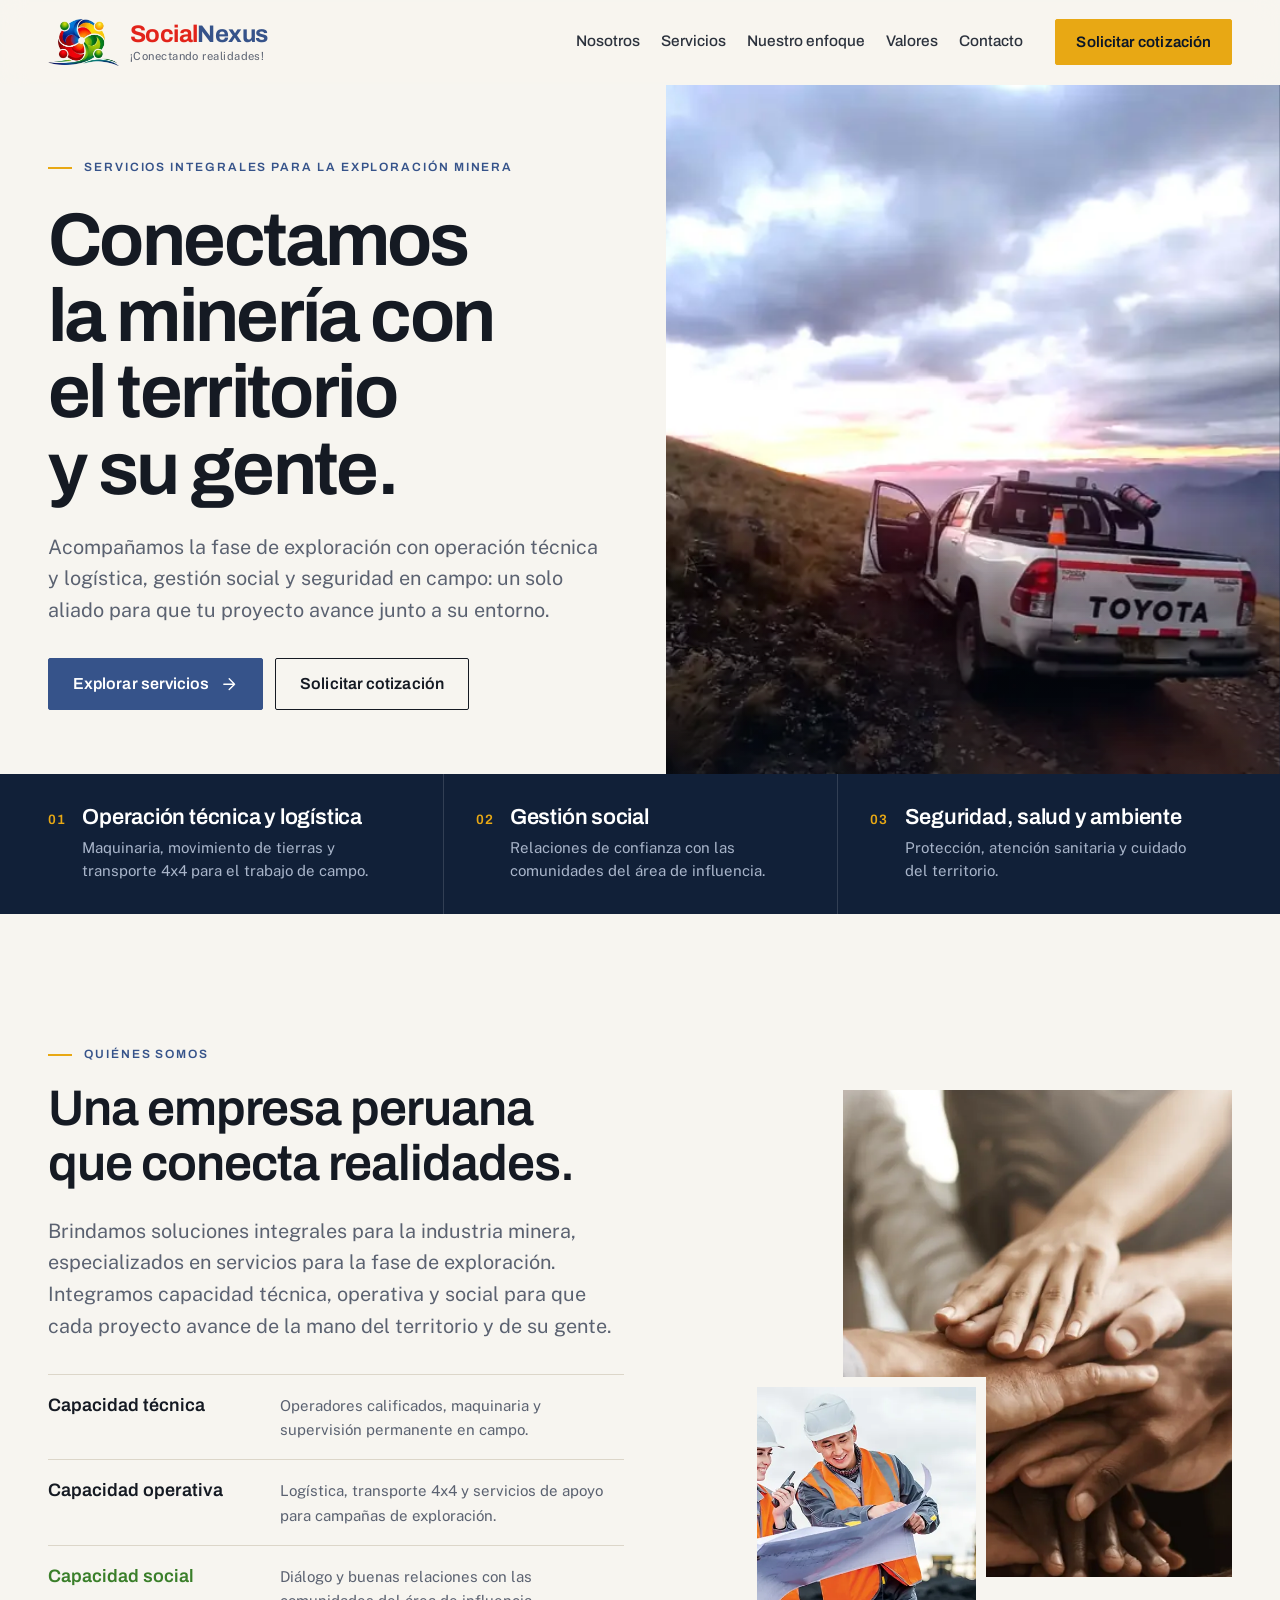
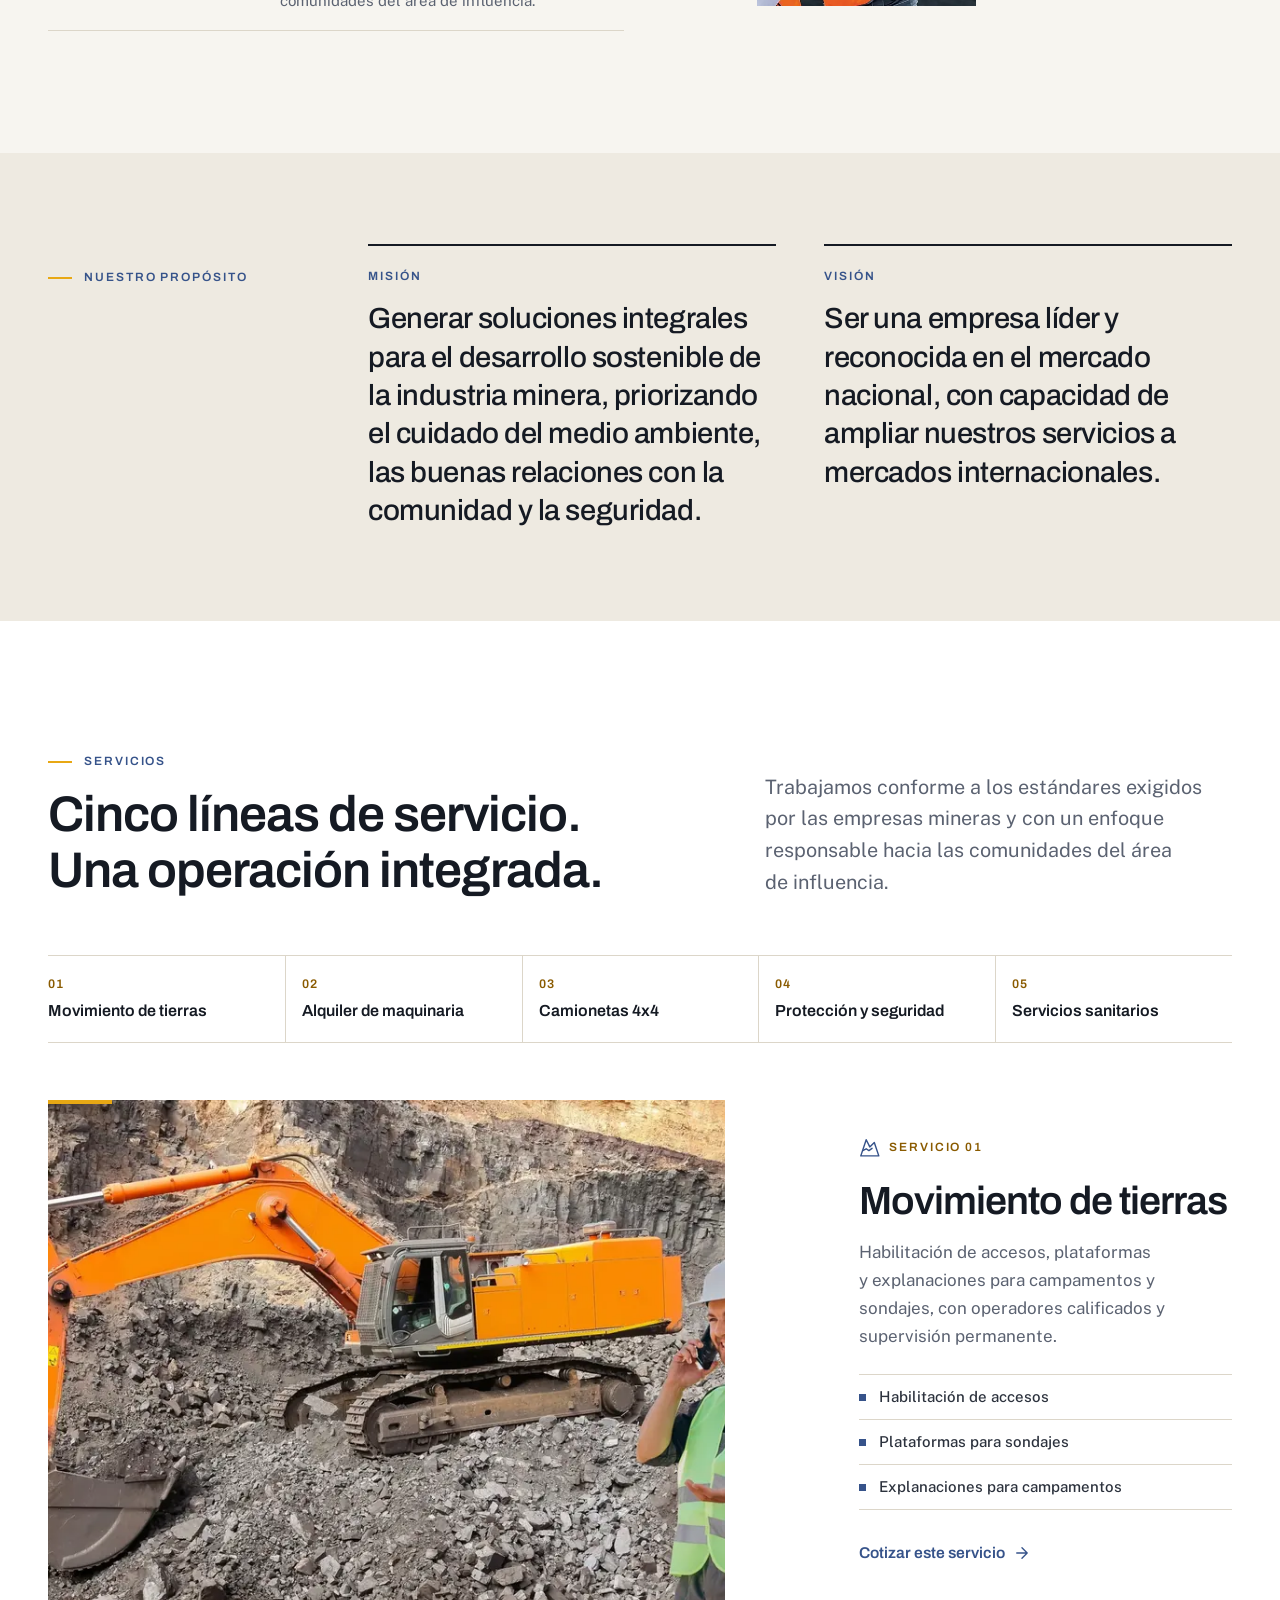
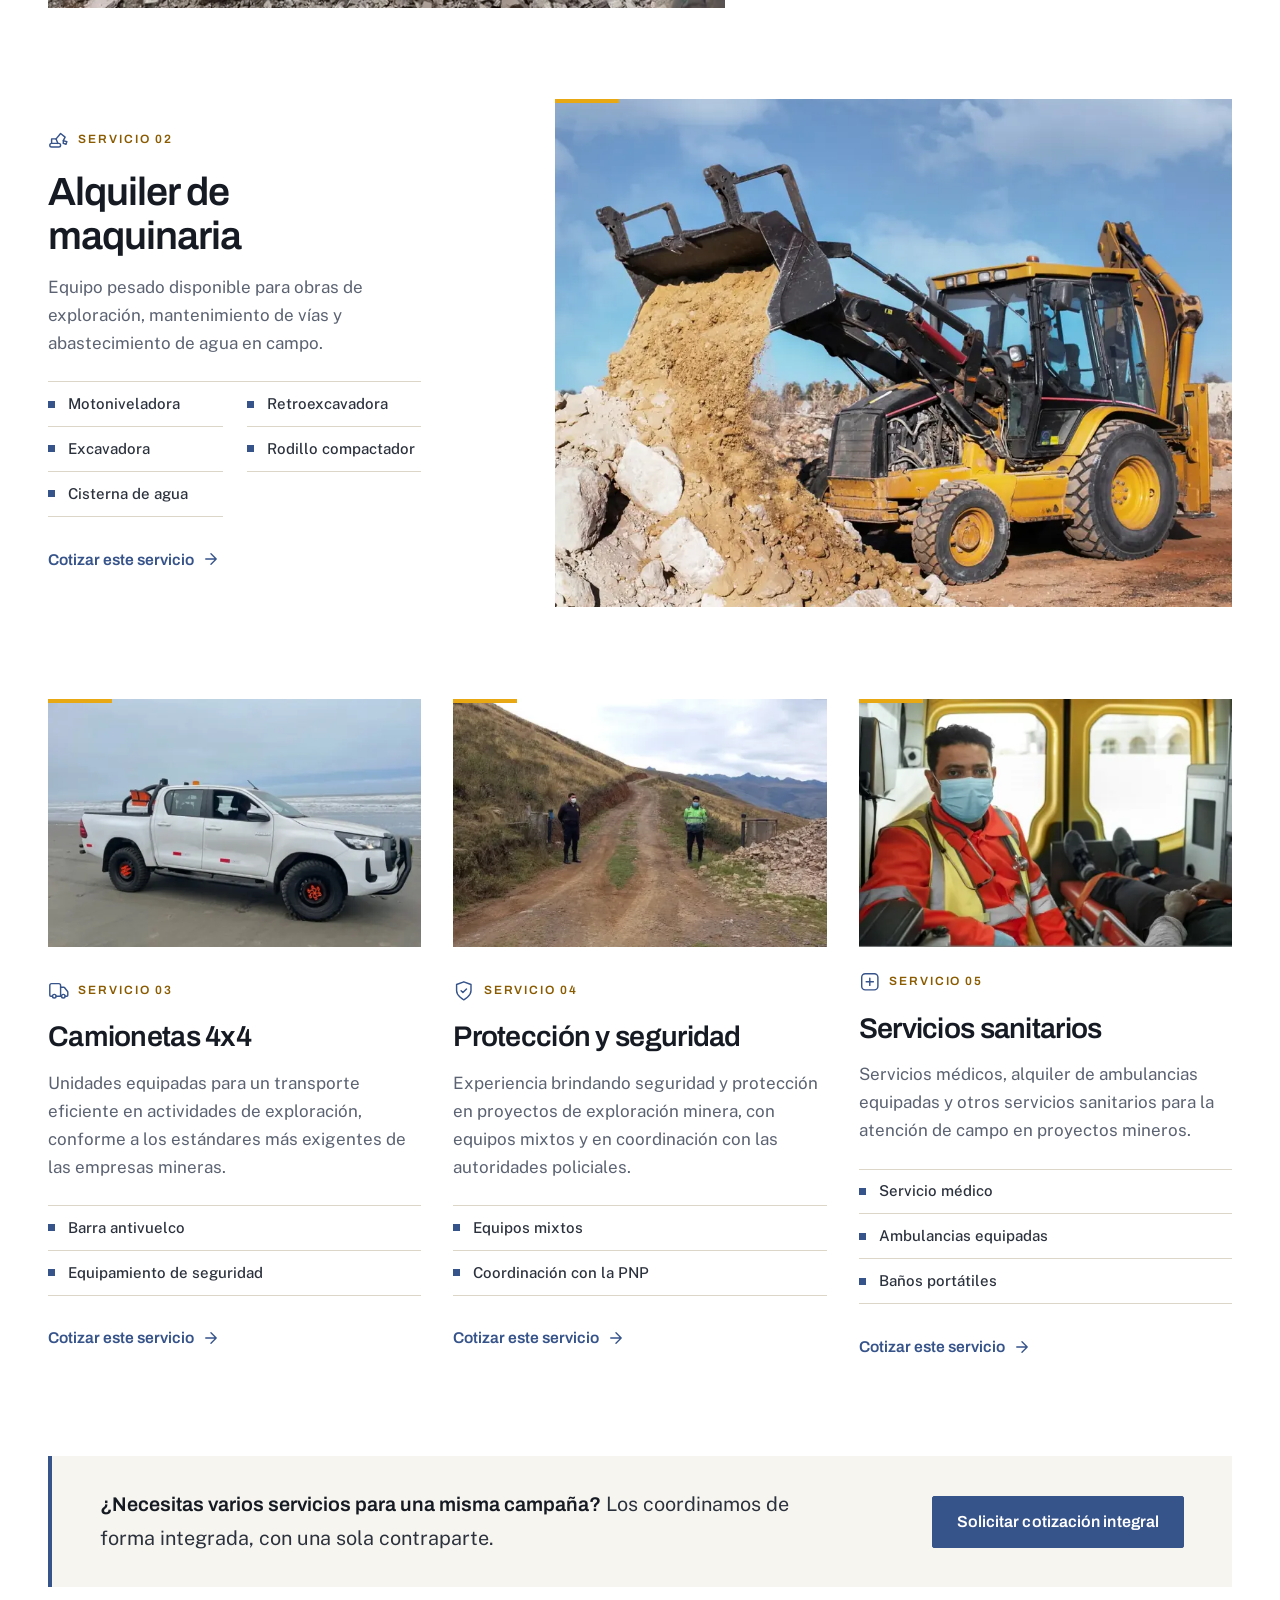
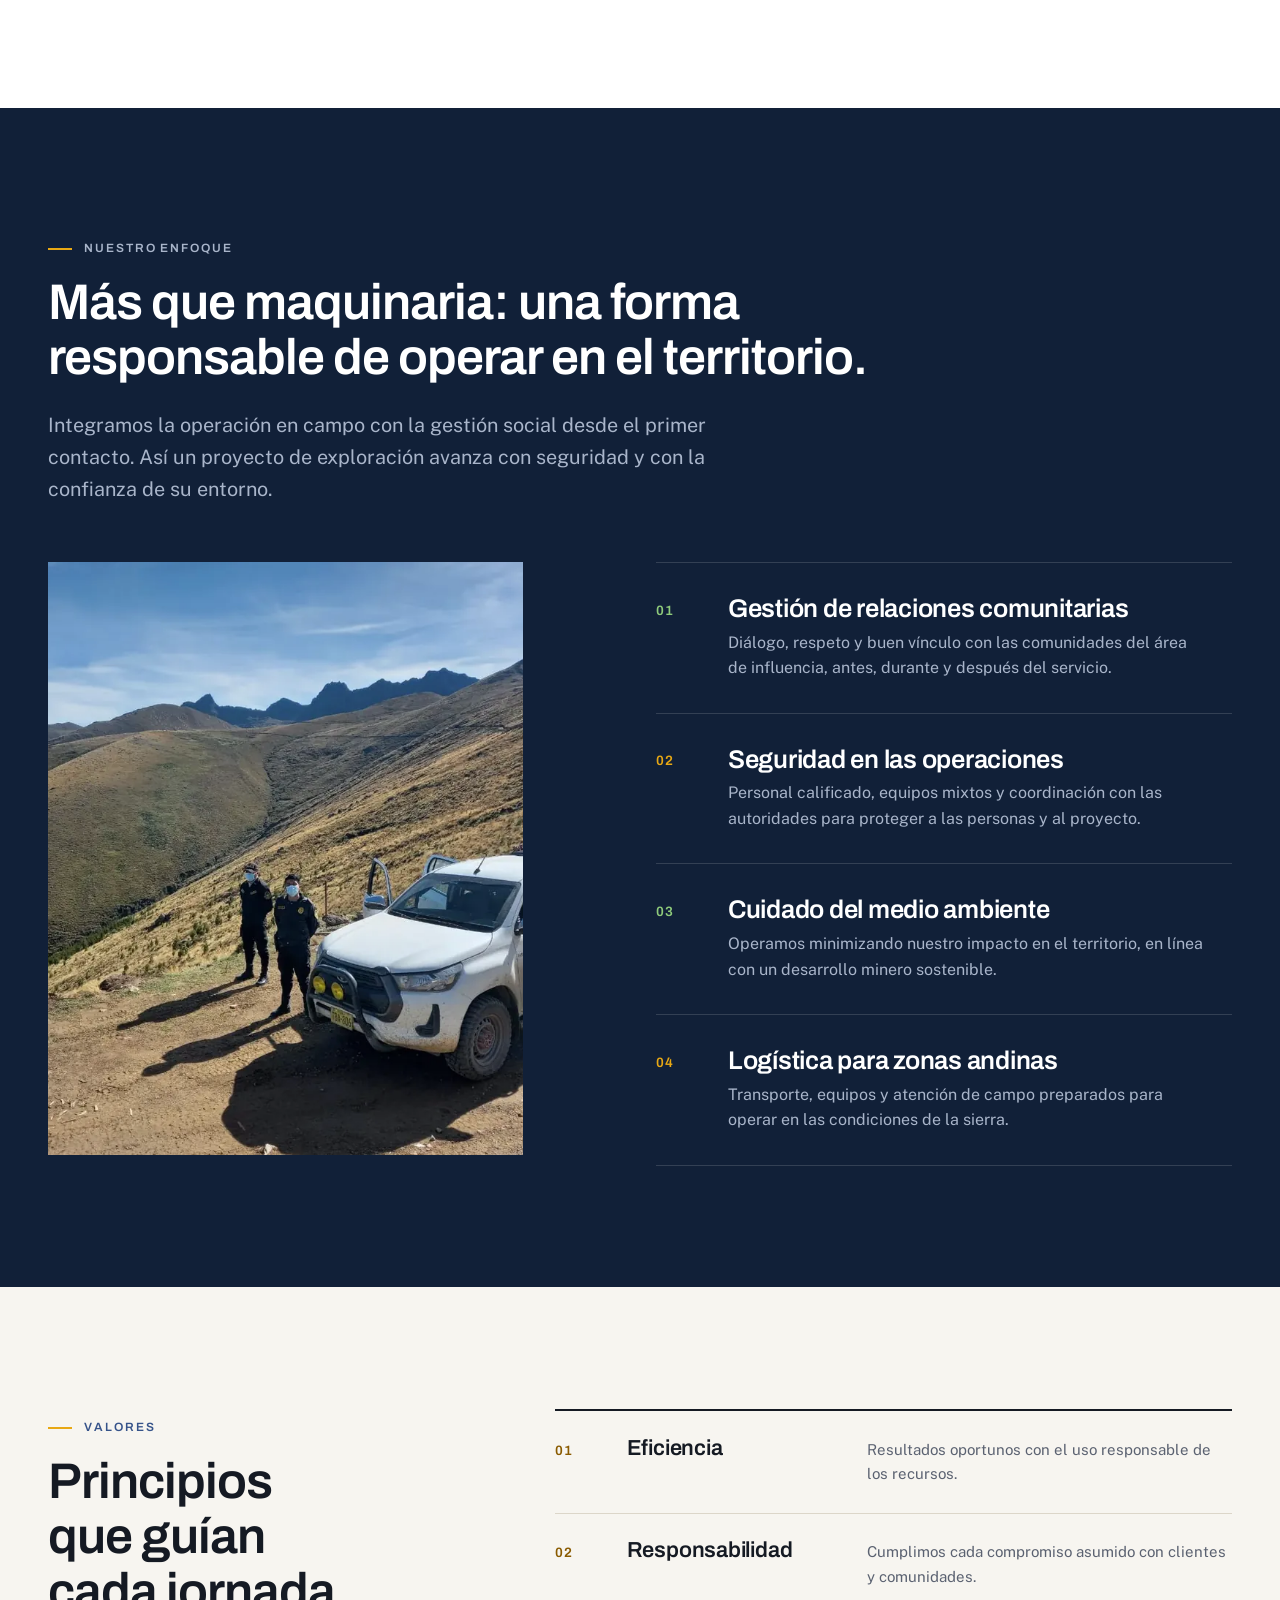
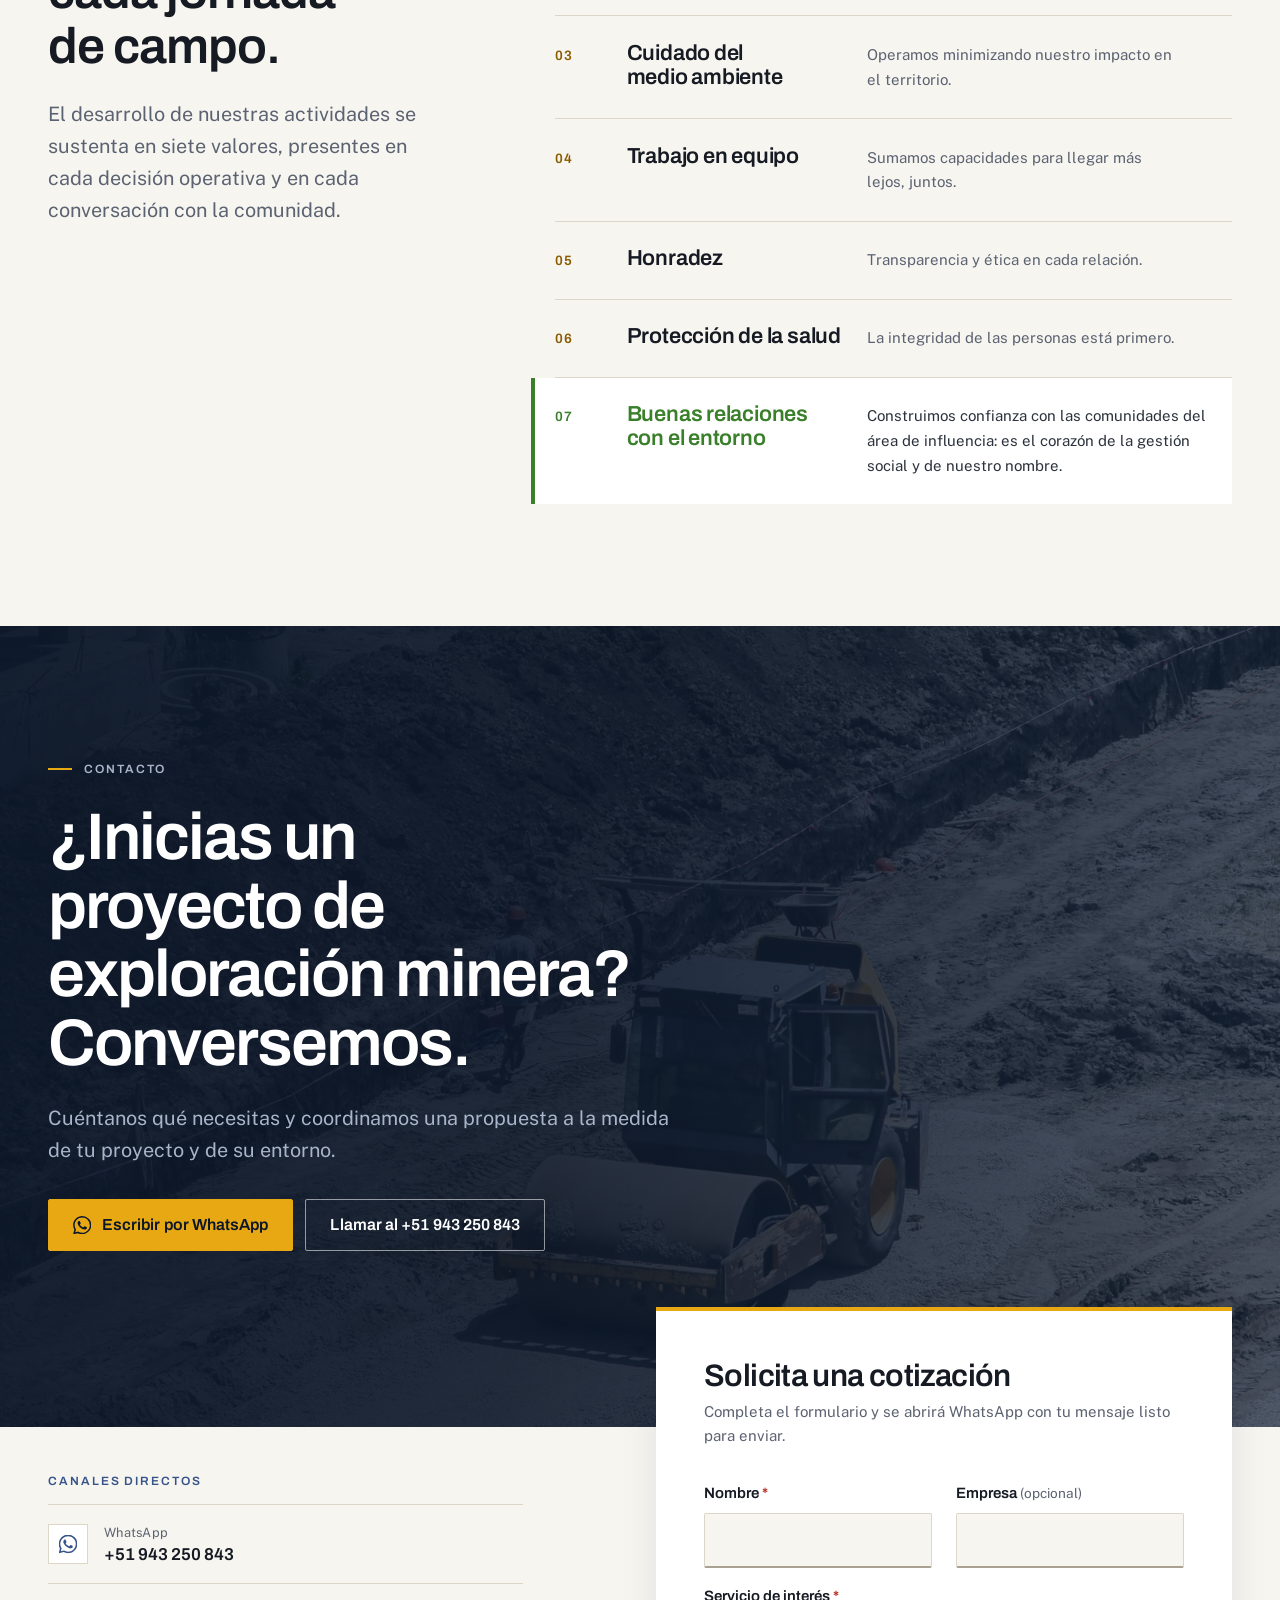
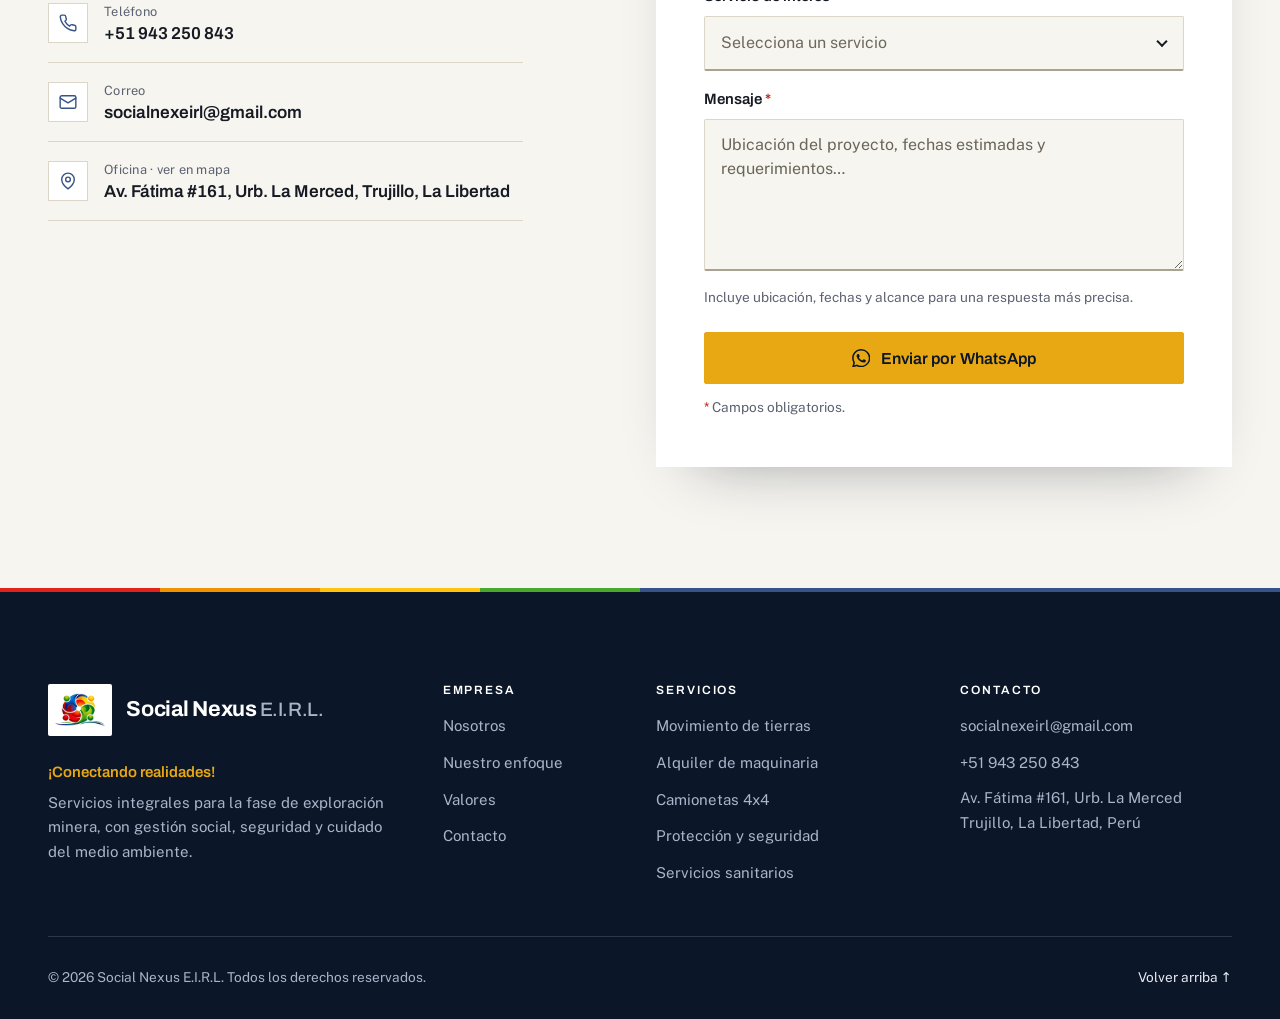
<file: site/index.html>
<!DOCTYPE html>
<html lang="es" class="no-js">
<head>
  <meta charset="UTF-8">
  <meta name="viewport" content="width=device-width, initial-scale=1">
  <title>Social Nexus E.I.R.L. | Servicios integrales para la exploración minera</title>
  <meta name="description" content="Empresa peruana de servicios integrales para la exploración minera: movimiento de tierras, alquiler de maquinaria, camionetas 4x4, protección y seguridad y servicios sanitarios, con gestión social y cuidado ambiental. Trujillo, La Libertad.">
  <link rel="canonical" href="https://hneyra.github.io/social-nexus-site/">
  <meta name="theme-color" content="#112038">

  <meta property="og:type" content="website">
  <meta property="og:locale" content="es_PE">
  <meta property="og:site_name" content="Social Nexus E.I.R.L.">
  <meta property="og:url" content="https://hneyra.github.io/social-nexus-site/">
  <meta property="og:title" content="Social Nexus | Conectamos la minería con el territorio y su gente">
  <meta property="og:description" content="Servicios integrales para la fase de exploración minera, con gestión social, seguridad y cuidado del medio ambiente.">
  <meta property="og:image" content="https://hneyra.github.io/social-nexus-site/assets/img/og-social-nexus.jpg">
  <meta property="og:image:width" content="1200">
  <meta property="og:image:height" content="630">
  <meta property="og:image:alt" content="Camioneta 4x4 en un camino de montaña andino y el símbolo de Social Nexus">
  <meta name="twitter:card" content="summary_large_image">
  <meta name="twitter:title" content="Social Nexus | Conectamos la minería con el territorio y su gente">
  <meta name="twitter:description" content="Servicios integrales para la fase de exploración minera, con gestión social, seguridad y cuidado del medio ambiente.">
  <meta name="twitter:image" content="https://hneyra.github.io/social-nexus-site/assets/img/og-social-nexus.jpg">

  <link rel="icon" href="favicon.ico" sizes="any">
  <link rel="icon" type="image/png" sizes="32x32" href="favicon-32x32.png">
  <link rel="apple-touch-icon" href="apple-touch-icon.png">

  <link rel="preload" href="assets/fonts/archivo-latin.woff2" as="font" type="font/woff2" crossorigin>
  <link rel="preload" href="assets/fonts/public-sans-latin.woff2" as="font" type="font/woff2" crossorigin>
  <link rel="preload" as="image" href="assets/img/camioneta-andes.webp" imagesrcset="assets/img/camioneta-andes-960.webp 960w, assets/img/camioneta-andes.webp 1280w" imagesizes="(min-width: 1024px) 52vw, 100vw" fetchpriority="high">
  <link rel="stylesheet" href="style.css">
  <script>document.documentElement.classList.replace('no-js', 'js');</script>

  <script type="application/ld+json">
  {
    "@context": "https://schema.org",
    "@type": "LocalBusiness",
    "@id": "https://hneyra.github.io/social-nexus-site/#empresa",
    "name": "Social Nexus E.I.R.L.",
    "alternateName": "Social Nexus",
    "slogan": "¡Conectando realidades!",
    "description": "Empresa peruana de soluciones integrales para la industria minera, especializada en servicios para la fase de exploración, con enfoque en gestión social, seguridad y cuidado del medio ambiente.",
    "url": "https://hneyra.github.io/social-nexus-site/",
    "logo": "https://hneyra.github.io/social-nexus-site/assets/img/logo-socialnexus.png",
    "image": "https://hneyra.github.io/social-nexus-site/assets/img/og-social-nexus.jpg",
    "email": "socialnexeirl@gmail.com",
    "telephone": "+51943250843",
    "address": {
      "@type": "PostalAddress",
      "streetAddress": "Av. Fátima 161, Urb. La Merced",
      "addressLocality": "Trujillo",
      "addressRegion": "La Libertad",
      "addressCountry": "PE"
    },
    "areaServed": { "@type": "Country", "name": "Perú" },
    "hasOfferCatalog": {
      "@type": "OfferCatalog",
      "name": "Servicios para la exploración minera",
      "itemListElement": [
        { "@type": "Offer", "itemOffered": { "@type": "Service", "name": "Movimiento de tierras" } },
        { "@type": "Offer", "itemOffered": { "@type": "Service", "name": "Alquiler de maquinaria" } },
        { "@type": "Offer", "itemOffered": { "@type": "Service", "name": "Alquiler de camionetas 4x4" } },
        { "@type": "Offer", "itemOffered": { "@type": "Service", "name": "Protección y seguridad para exploraciones" } },
        { "@type": "Offer", "itemOffered": { "@type": "Service", "name": "Servicios sanitarios para minería" } }
      ]
    }
  }
  </script>
</head>
<body>
  <a class="skip-link" href="#contenido">Saltar al contenido</a>

  <!-- ================= HEADER ================= -->
  <header class="site-header" id="site-header">
    <div class="container header-inner">
      <a href="#inicio" class="brand" aria-label="Social Nexus E.I.R.L. – ir al inicio">
        <img class="brand-symbol" src="assets/img/logo-simbolo.webp" alt="" width="270" height="183">
        <span class="brand-text">
          <span class="brand-name"><span class="brand-s">Social</span><span class="brand-n">Nexus</span></span>
          <span class="brand-tag">¡Conectando realidades!</span>
        </span>
      </a>

      <nav class="site-nav" id="site-nav" aria-label="Principal">
        <ul class="nav-list">
          <li><a class="nav-link" href="#nosotros">Nosotros</a></li>
          <li><a class="nav-link" href="#servicios">Servicios</a></li>
          <li><a class="nav-link" href="#enfoque">Nuestro enfoque</a></li>
          <li><a class="nav-link" href="#valores">Valores</a></li>
          <li><a class="nav-link" href="#contacto">Contacto</a></li>
        </ul>
        <div class="nav-extra">
          <a href="#contacto" class="btn btn-accent nav-cta" data-cta="header">Solicitar cotización</a>
          <ul class="nav-contact">
            <li><a href="tel:+51943250843">+51 943 250 843</a></li>
            <li><a href="mailto:socialnexeirl@gmail.com">socialnexeirl@gmail.com</a></li>
          </ul>
        </div>
      </nav>

      <button class="nav-toggle" type="button" aria-expanded="false" aria-controls="site-nav">
        <span class="nav-toggle-label">Menú</span>
        <span class="nav-toggle-bars" aria-hidden="true"><span></span><span></span></span>
      </button>
    </div>
  </header>

  <main id="contenido">

    <!-- ================= HERO ================= -->
    <section class="hero" id="inicio" aria-labelledby="hero-title">
      <div class="container hero-grid">
        <div class="hero-copy">
          <p class="label">Servicios integrales para la exploración minera</p>
          <h1 id="hero-title" class="hero-title">Conectamos la minería con el territorio y su gente.</h1>
          <p class="hero-lead">Acompañamos la fase de exploración con operación técnica y logística, gestión social y seguridad en campo: un solo aliado para que tu proyecto avance junto a su entorno.</p>
          <div class="hero-actions">
            <a href="#servicios" class="btn btn-primary">Explorar servicios
              <svg class="icon" aria-hidden="true"><use href="assets/icons.svg#i-arrow"/></svg></a>
            <a href="#contacto" class="btn btn-ghost">Solicitar cotización</a>
          </div>
        </div>
      </div>
      <figure class="hero-media">
        <img src="assets/img/camioneta-andes.webp"
             srcset="assets/img/camioneta-andes-960.webp 960w, assets/img/camioneta-andes.webp 1280w"
             sizes="(min-width: 1024px) 52vw, 100vw"
             alt="Camioneta 4x4 detenida en un camino de montaña andino al atardecer"
             width="1280" height="960" fetchpriority="high">
        <figcaption class="hero-signature">
          <span class="nexus-mark" aria-hidden="true"><i></i><i></i><i></i><i></i></span>
          ¡Conectando realidades!
        </figcaption>
      </figure>

      <div class="dimensions">
        <div class="container">
          <h2 class="visually-hidden">Tres dimensiones de nuestro trabajo</h2>
          <ol class="dimensions-list">
            <li>
              <span class="dim-num">01</span>
              <div>
                <h3>Operación técnica y logística</h3>
                <p>Maquinaria, movimiento de tierras y transporte 4x4 para el trabajo de campo.</p>
              </div>
            </li>
            <li>
              <span class="dim-num">02</span>
              <div>
                <h3>Gestión social</h3>
                <p>Relaciones de confianza con las comunidades del área de influencia.</p>
              </div>
            </li>
            <li>
              <span class="dim-num">03</span>
              <div>
                <h3>Seguridad, salud y ambiente</h3>
                <p>Protección, atención sanitaria y cuidado del territorio.</p>
              </div>
            </li>
          </ol>
        </div>
      </div>
    </section>

    <!-- ================= NOSOTROS ================= -->
    <section class="section about" id="nosotros" aria-labelledby="about-title">
      <div class="container about-grid">
        <div class="about-copy reveal">
          <p class="label">Quiénes somos</p>
          <h2 id="about-title" class="section-title">Una empresa peruana que conecta realidades.</h2>
          <p class="lead">Brindamos soluciones integrales para la industria minera, especializados en servicios para la fase de exploración. Integramos capacidad técnica, operativa y social para que cada proyecto avance de la mano del territorio y de su gente.</p>

          <dl class="capabilities">
            <div class="capability">
              <dt>Capacidad técnica</dt>
              <dd>Operadores calificados, maquinaria y supervisión permanente en campo.</dd>
            </div>
            <div class="capability">
              <dt>Capacidad operativa</dt>
              <dd>Logística, transporte 4x4 y servicios de apoyo para campañas de exploración.</dd>
            </div>
            <div class="capability capability--social">
              <dt>Capacidad social</dt>
              <dd>Diálogo y buenas relaciones con las comunidades del área de influencia.</dd>
            </div>
          </dl>
        </div>

        <div class="about-media reveal" aria-hidden="false">
          <figure class="about-photo about-photo--main">
            <img src="assets/img/manos-unidas.webp" alt="Manos de un equipo diverso unidas en señal de compromiso" width="553" height="1055" loading="lazy" decoding="async">
          </figure>
          <figure class="about-photo about-photo--detail">
            <img src="assets/img/ingenieros.webp" alt="Profesionales con casco y chaleco revisando planos en campo" width="400" height="400" loading="lazy" decoding="async">
          </figure>
        </div>
      </div>

      <div class="purpose">
        <div class="container purpose-grid">
          <p class="label purpose-label reveal">Nuestro propósito</p>
          <article class="purpose-item reveal">
            <h3>Misión</h3>
            <p>Generar soluciones integrales para el desarrollo sostenible de la industria minera, priorizando el cuidado del medio ambiente, las buenas relaciones con la comunidad y la seguridad.</p>
          </article>
          <article class="purpose-item reveal">
            <h3>Visión</h3>
            <p>Ser una empresa líder y reconocida en el mercado nacional, con capacidad de ampliar nuestros servicios a mercados internacionales.</p>
          </article>
        </div>
      </div>
    </section>

    <!-- ================= SERVICIOS ================= -->
    <section class="section services" id="servicios" aria-labelledby="services-title">
      <div class="container">
        <header class="section-head section-head--split reveal">
          <div>
            <p class="label">Servicios</p>
            <h2 id="services-title" class="section-title">Cinco líneas de servicio. Una operación integrada.</h2>
          </div>
          <p class="section-intro">Trabajamos conforme a los estándares exigidos por las empresas mineras y con un enfoque responsable hacia las comunidades del área de influencia.</p>
        </header>

        <nav class="service-index reveal" aria-label="Índice de servicios">
          <ol>
            <li><a href="#movimiento-de-tierras"><span>01</span>Movimiento de tierras</a></li>
            <li><a href="#alquiler-de-maquinaria"><span>02</span>Alquiler de maquinaria</a></li>
            <li><a href="#camionetas-4x4"><span>03</span>Camionetas 4x4</a></li>
            <li><a href="#proteccion-y-seguridad"><span>04</span>Protección y seguridad</a></li>
            <li><a href="#servicios-sanitarios"><span>05</span>Servicios sanitarios</a></li>
          </ol>
        </nav>

        <div class="service-list">
          <!-- 01 -->
          <article class="service service--feature reveal" id="movimiento-de-tierras" aria-labelledby="svc-1">
            <figure class="service-media">
              <img src="assets/img/movimiento-tierras-960.webp"
                   srcset="assets/img/movimiento-tierras-960.webp 960w, assets/img/movimiento-tierras.webp 1600w"
                   sizes="(min-width: 1024px) 56vw, 100vw"
                   alt="Excavadora realizando movimiento de tierras en una cantera, junto a un supervisor de campo"
                   width="1600" height="908" loading="lazy" decoding="async">
            </figure>
            <div class="service-body">
              <p class="service-code"><svg class="icon" aria-hidden="true"><use href="assets/icons.svg#i-mountain"/></svg> Servicio 01</p>
              <h3 id="svc-1" class="service-title">Movimiento de tierras</h3>
              <p class="service-text">Habilitación de accesos, plataformas y explanaciones para campamentos y sondajes, con operadores calificados y supervisión permanente.</p>
              <ul class="service-points">
                <li>Habilitación de accesos</li>
                <li>Plataformas para sondajes</li>
                <li>Explanaciones para campamentos</li>
              </ul>
              <a href="#contacto" class="link-arrow" data-service="Movimiento de tierras">Cotizar este servicio
                <svg class="icon" aria-hidden="true"><use href="assets/icons.svg#i-arrow"/></svg></a>
            </div>
          </article>

          <!-- 02 -->
          <article class="service service--feature service--reverse reveal" id="alquiler-de-maquinaria" aria-labelledby="svc-2">
            <figure class="service-media">
              <img src="assets/img/retroexcavadora-carga-960.webp"
                   srcset="assets/img/retroexcavadora-carga-960.webp 960w, assets/img/retroexcavadora-carga.webp 1600w"
                   sizes="(min-width: 1024px) 56vw, 100vw"
                   alt="Retroexcavadora descargando material en una obra"
                   width="1600" height="1288" loading="lazy" decoding="async">
            </figure>
            <div class="service-body">
              <p class="service-code"><svg class="icon" aria-hidden="true"><use href="assets/icons.svg#i-excavator"/></svg> Servicio 02</p>
              <h3 id="svc-2" class="service-title">Alquiler de maquinaria</h3>
              <p class="service-text">Equipo pesado disponible para obras de exploración, mantenimiento de vías y abastecimiento de agua en campo.</p>
              <ul class="service-points service-points--grid" aria-label="Equipos disponibles">
                <li>Motoniveladora</li>
                <li>Retroexcavadora</li>
                <li>Excavadora</li>
                <li>Rodillo compactador</li>
                <li>Cisterna de agua</li>
              </ul>
              <a href="#contacto" class="link-arrow" data-service="Alquiler de maquinaria">Cotizar este servicio
                <svg class="icon" aria-hidden="true"><use href="assets/icons.svg#i-arrow"/></svg></a>
            </div>
          </article>

          <div class="service-row">
            <!-- 03 -->
            <article class="service service--compact reveal" id="camionetas-4x4" aria-labelledby="svc-3">
              <figure class="service-media">
                <img src="assets/img/camioneta-playa.webp"
                     alt="Camioneta 4x4 blanca equipada con barra antivuelco"
                     width="599" height="402" loading="lazy" decoding="async">
              </figure>
              <div class="service-body">
                <p class="service-code"><svg class="icon" aria-hidden="true"><use href="assets/icons.svg#i-truck"/></svg> Servicio 03</p>
                <h3 id="svc-3" class="service-title">Camionetas 4x4</h3>
                <p class="service-text">Unidades equipadas para un transporte eficiente en actividades de exploración, conforme a los estándares más exigentes de las empresas mineras.</p>
                <ul class="service-points">
                  <li>Barra antivuelco</li>
                  <li>Equipamiento de seguridad</li>
                </ul>
                <a href="#contacto" class="link-arrow" data-service="Alquiler de camionetas 4x4">Cotizar este servicio
                  <svg class="icon" aria-hidden="true"><use href="assets/icons.svg#i-arrow"/></svg></a>
              </div>
            </article>

            <!-- 04 -->
            <article class="service service--compact reveal" id="proteccion-y-seguridad" aria-labelledby="svc-4">
              <figure class="service-media">
                <img src="assets/img/seguridad-control.webp"
                     alt="Personal de seguridad en un camino rural de la sierra"
                     width="570" height="332" loading="lazy" decoding="async">
              </figure>
              <div class="service-body">
                <p class="service-code"><svg class="icon" aria-hidden="true"><use href="assets/icons.svg#i-shield"/></svg> Servicio 04</p>
                <h3 id="svc-4" class="service-title">Protección y seguridad</h3>
                <p class="service-text">Experiencia brindando seguridad y protección en proyectos de exploración minera, con equipos mixtos y en coordinación con las autoridades policiales.</p>
                <ul class="service-points">
                  <li>Equipos mixtos</li>
                  <li>Coordinación con la PNP</li>
                </ul>
                <a href="#contacto" class="link-arrow" data-service="Protección y seguridad">Cotizar este servicio
                  <svg class="icon" aria-hidden="true"><use href="assets/icons.svg#i-arrow"/></svg></a>
              </div>
            </article>

            <!-- 05 -->
            <article class="service service--compact reveal" id="servicios-sanitarios" aria-labelledby="svc-5">
              <figure class="service-media">
                <img src="assets/img/servicio-medico.webp"
                     alt="Paramédico con mascarilla atendiendo dentro de una ambulancia"
                     width="617" height="334" loading="lazy" decoding="async">
              </figure>
              <div class="service-body">
                <p class="service-code"><svg class="icon" aria-hidden="true"><use href="assets/icons.svg#i-medical"/></svg> Servicio 05</p>
                <h3 id="svc-5" class="service-title">Servicios sanitarios</h3>
                <p class="service-text">Servicios médicos, alquiler de ambulancias equipadas y otros servicios sanitarios para la atención de campo en proyectos mineros.</p>
                <ul class="service-points">
                  <li>Servicio médico</li>
                  <li>Ambulancias equipadas</li>
                  <li>Baños portátiles</li>
                </ul>
                <a href="#contacto" class="link-arrow" data-service="Servicios sanitarios">Cotizar este servicio
                  <svg class="icon" aria-hidden="true"><use href="assets/icons.svg#i-arrow"/></svg></a>
              </div>
            </article>
          </div>
        </div>

        <aside class="integrated reveal" aria-label="Servicios combinados">
          <p><strong>¿Necesitas varios servicios para una misma campaña?</strong> Los coordinamos de forma integrada, con una sola contraparte.</p>
          <a href="#contacto" class="btn btn-primary" data-service="Varios servicios">Solicitar cotización integral</a>
        </aside>
      </div>
    </section>

    <!-- ================= ENFOQUE ================= -->
    <section class="section approach" id="enfoque" aria-labelledby="approach-title">
      <div class="container">
        <header class="section-head approach-head reveal">
          <p class="label label--light">Nuestro enfoque</p>
          <h2 id="approach-title" class="section-title">Más que maquinaria: una forma responsable de operar en el territorio.</h2>
          <p class="section-intro">Integramos la operación en campo con la gestión social desde el primer contacto. Así un proyecto de exploración avanza con seguridad y con la confianza de su entorno.</p>
        </header>

        <div class="approach-grid">
          <figure class="approach-media reveal">
            <img src="assets/img/seguridad-960.webp"
                 srcset="assets/img/seguridad-960.webp 960w, assets/img/seguridad.webp 1136w"
                 sizes="(min-width: 1024px) 40vw, 100vw"
                 alt="Personal de seguridad junto a una camioneta en una zona de exploración andina"
                 width="1136" height="960" loading="lazy" decoding="async">
          </figure>

          <ol class="pillars">
            <li class="pillar pillar--community reveal">
              <span class="pillar-num">01</span>
              <h3>Gestión de relaciones comunitarias</h3>
              <p>Diálogo, respeto y buen vínculo con las comunidades del área de influencia, antes, durante y después del servicio.</p>
            </li>
            <li class="pillar reveal">
              <span class="pillar-num">02</span>
              <h3>Seguridad en las operaciones</h3>
              <p>Personal calificado, equipos mixtos y coordinación con las autoridades para proteger a las personas y al proyecto.</p>
            </li>
            <li class="pillar pillar--environment reveal">
              <span class="pillar-num">03</span>
              <h3>Cuidado del medio ambiente</h3>
              <p>Operamos minimizando nuestro impacto en el territorio, en línea con un desarrollo minero sostenible.</p>
            </li>
            <li class="pillar reveal">
              <span class="pillar-num">04</span>
              <h3>Logística para zonas andinas</h3>
              <p>Transporte, equipos y atención de campo preparados para operar en las condiciones de la sierra.</p>
            </li>
          </ol>
        </div>
      </div>
    </section>

    <!-- ================= VALORES ================= -->
    <section class="section values" id="valores" aria-labelledby="values-title">
      <div class="container values-grid">
        <header class="values-head reveal">
          <p class="label">Valores</p>
          <h2 id="values-title" class="section-title">Principios que guían cada jornada de campo.</h2>
          <p class="section-intro">El desarrollo de nuestras actividades se sustenta en siete valores, presentes en cada decisión operativa y en cada conversación con la comunidad.</p>
        </header>

        <ol class="values-list">
          <li class="value reveal"><span class="value-num">01</span><h3>Eficiencia</h3><p>Resultados oportunos con el uso responsable de los recursos.</p></li>
          <li class="value reveal"><span class="value-num">02</span><h3>Responsabilidad</h3><p>Cumplimos cada compromiso asumido con clientes y comunidades.</p></li>
          <li class="value reveal"><span class="value-num">03</span><h3>Cuidado del medio ambiente</h3><p>Operamos minimizando nuestro impacto en el territorio.</p></li>
          <li class="value reveal"><span class="value-num">04</span><h3>Trabajo en equipo</h3><p>Sumamos capacidades para llegar más lejos, juntos.</p></li>
          <li class="value reveal"><span class="value-num">05</span><h3>Honradez</h3><p>Transparencia y ética en cada relación.</p></li>
          <li class="value reveal"><span class="value-num">06</span><h3>Protección de la salud</h3><p>La integridad de las personas está primero.</p></li>
          <li class="value value--key reveal"><span class="value-num">07</span><h3>Buenas relaciones con el entorno</h3><p>Construimos confianza con las comunidades del área de influencia: es el corazón de la gestión social y de nuestro nombre.</p></li>
        </ol>
      </div>
    </section>

    <!-- ================= CTA + CONTACTO ================= -->
    <section class="contact" id="contacto" aria-labelledby="contact-title">
      <div class="cta-band">
        <img class="cta-bg" src="assets/img/rodillo-960.webp"
             srcset="assets/img/rodillo-960.webp 960w, assets/img/rodillo.webp 1600w"
             sizes="100vw" alt="" width="1600" height="1142" loading="lazy" decoding="async">
        <div class="container cta-inner reveal">
          <p class="label label--light">Contacto</p>
          <h2 id="contact-title" class="cta-title">¿Inicias un proyecto de exploración minera? Conversemos.</h2>
          <p class="cta-text">Cuéntanos qué necesitas y coordinamos una propuesta a la medida de tu proyecto y de su entorno.</p>
          <div class="cta-actions">
            <a href="https://wa.me/51943250843" class="btn btn-accent" target="_blank" rel="noopener">
              <svg class="icon" aria-hidden="true"><use href="assets/icons.svg#i-whatsapp"/></svg>
              Escribir por WhatsApp</a>
            <a href="tel:+51943250843" class="btn btn-ghost-light">Llamar al +51 943 250 843</a>
          </div>
        </div>
      </div>

      <div class="container contact-grid">
        <div class="contact-info reveal">
          <h3 class="contact-heading">Canales directos</h3>
          <ul class="channels">
            <li>
              <a class="channel" href="https://wa.me/51943250843" target="_blank" rel="noopener">
                <svg class="icon" aria-hidden="true"><use href="assets/icons.svg#i-whatsapp"/></svg>
                <span><small>WhatsApp</small><strong>+51 943 250 843</strong></span>
              </a>
            </li>
            <li>
              <a class="channel" href="tel:+51943250843">
                <svg class="icon" aria-hidden="true"><use href="assets/icons.svg#i-phone"/></svg>
                <span><small>Teléfono</small><strong>+51 943 250 843</strong></span>
              </a>
            </li>
            <li>
              <a class="channel" href="mailto:socialnexeirl@gmail.com">
                <svg class="icon" aria-hidden="true"><use href="assets/icons.svg#i-mail"/></svg>
                <span><small>Correo</small><strong>socialnexeirl@gmail.com</strong></span>
              </a>
            </li>
            <li>
              <a class="channel" href="https://www.google.com/maps/search/?api=1&amp;query=Av.%20F%C3%A1tima%20161%2C%20Urb.%20La%20Merced%2C%20Trujillo%2C%20La%20Libertad%2C%20Per%C3%BA" target="_blank" rel="noopener">
                <svg class="icon" aria-hidden="true"><use href="assets/icons.svg#i-pin"/></svg>
                <span><small>Oficina · ver en mapa</small><strong>Av. Fátima #161, Urb. La Merced, Trujillo, La Libertad</strong></span>
              </a>
            </li>
          </ul>
        </div>

        <form class="contact-form reveal" id="contact-form" novalidate aria-labelledby="form-title">
          <div class="form-head">
            <h3 id="form-title">Solicita una cotización</h3>
            <p>Completa el formulario y se abrirá WhatsApp con tu mensaje listo para enviar.</p>
          </div>

          <div class="form-row">
            <div class="field">
              <label for="f-name">Nombre <span class="req" aria-hidden="true">*</span></label>
              <input id="f-name" name="name" type="text" required autocomplete="name" minlength="2" aria-describedby="f-name-error">
              <p class="field-error" id="f-name-error" aria-live="polite"></p>
            </div>
            <div class="field">
              <label for="f-company">Empresa <span class="opt">(opcional)</span></label>
              <input id="f-company" name="company" type="text" autocomplete="organization">
            </div>
          </div>

          <div class="field">
            <label for="f-service">Servicio de interés <span class="req" aria-hidden="true">*</span></label>
            <div class="select-wrap">
              <select id="f-service" name="service" required aria-describedby="f-service-error">
                <option value="" selected disabled>Selecciona un servicio</option>
                <option>Movimiento de tierras</option>
                <option>Alquiler de maquinaria</option>
                <option>Alquiler de camionetas 4x4</option>
                <option>Protección y seguridad</option>
                <option>Servicios sanitarios</option>
                <option>Varios servicios</option>
              </select>
            </div>
            <p class="field-error" id="f-service-error" aria-live="polite"></p>
          </div>

          <div class="field">
            <label for="f-msg">Mensaje <span class="req" aria-hidden="true">*</span></label>
            <textarea id="f-msg" name="message" rows="5" required minlength="10" aria-describedby="f-msg-hint f-msg-error" placeholder="Ubicación del proyecto, fechas estimadas y requerimientos…"></textarea>
            <p class="field-hint" id="f-msg-hint">Incluye ubicación, fechas y alcance para una respuesta más precisa.</p>
            <p class="field-error" id="f-msg-error" aria-live="polite"></p>
          </div>

          <div class="form-foot">
            <button type="submit" class="btn btn-accent btn-block">
              <svg class="icon" aria-hidden="true"><use href="assets/icons.svg#i-whatsapp"/></svg>
              Enviar por WhatsApp
            </button>
            <p class="form-note"><span class="req" aria-hidden="true">*</span> Campos obligatorios.</p>
          </div>
          <div class="form-status" id="form-status" role="status" aria-live="polite" hidden></div>
        </form>
      </div>
    </section>
  </main>

  <!-- ================= FOOTER ================= -->
  <footer class="site-footer">
    <span class="nexus-line" aria-hidden="true"><i></i><i></i><i></i><i></i><i></i></span>
    <div class="container footer-grid">
      <div class="footer-brand">
        <a href="#inicio" class="footer-logo" aria-label="Social Nexus E.I.R.L. – ir al inicio">
          <span class="footer-symbol"><img src="assets/img/logo-simbolo.webp" alt="" width="270" height="183" loading="lazy"></span>
          <span class="footer-name">Social Nexus <span>E.I.R.L.</span></span>
        </a>
        <p class="footer-slogan">¡Conectando realidades!</p>
        <p class="footer-desc">Servicios integrales para la fase de exploración minera, con gestión social, seguridad y cuidado del medio ambiente.</p>
      </div>

      <nav class="footer-col" aria-label="Navegación del pie de página">
        <h2 class="footer-title">Empresa</h2>
        <ul>
          <li><a href="#nosotros">Nosotros</a></li>
          <li><a href="#enfoque">Nuestro enfoque</a></li>
          <li><a href="#valores">Valores</a></li>
          <li><a href="#contacto">Contacto</a></li>
        </ul>
      </nav>

      <nav class="footer-col" aria-label="Servicios">
        <h2 class="footer-title">Servicios</h2>
        <ul>
          <li><a href="#movimiento-de-tierras">Movimiento de tierras</a></li>
          <li><a href="#alquiler-de-maquinaria">Alquiler de maquinaria</a></li>
          <li><a href="#camionetas-4x4">Camionetas 4x4</a></li>
          <li><a href="#proteccion-y-seguridad">Protección y seguridad</a></li>
          <li><a href="#servicios-sanitarios">Servicios sanitarios</a></li>
        </ul>
      </nav>

      <div class="footer-col">
        <h2 class="footer-title">Contacto</h2>
        <address>
          <ul>
            <li><a href="mailto:socialnexeirl@gmail.com">socialnexeirl@gmail.com</a></li>
            <li><a href="tel:+51943250843">+51 943 250 843</a></li>
            <li>Av. Fátima #161, Urb. La Merced<br>Trujillo, La Libertad, Perú</li>
          </ul>
        </address>
      </div>
    </div>
    <div class="container footer-bottom">
      <p>© <span id="year">2026</span> Social Nexus E.I.R.L. Todos los derechos reservados.</p>
      <a href="#inicio" class="to-top">Volver arriba <span aria-hidden="true">↑</span></a>
    </div>
  </footer>

  <a class="wa-float" id="wa-float" href="https://wa.me/51943250843" target="_blank" rel="noopener" aria-label="Escríbenos por WhatsApp">
    <svg aria-hidden="true"><use href="assets/icons.svg#i-whatsapp"/></svg>
  </a>

  <script>
  (function () {
    'use strict';
    var WA = 'https://wa.me/51943250843';
    var reduceMotion = window.matchMedia('(prefers-reduced-motion: reduce)').matches;
    var doc = document.documentElement;

    /* ---------- Header: estado al hacer scroll ---------- */
    var header = document.getElementById('site-header');
    var waFloat = document.getElementById('wa-float');
    var ticking = false;
    function onScroll() {
      var y = window.scrollY;
      header.classList.toggle('is-scrolled', y > 8);
      waFloat.classList.toggle('is-visible', y > window.innerHeight * 0.8 && !contactVisible);
      ticking = false;
    }
    window.addEventListener('scroll', function () {
      if (!ticking) { window.requestAnimationFrame(onScroll); ticking = true; }
    }, { passive: true });

    /* ---------- Menú móvil accesible ---------- */
    var toggle = document.querySelector('.nav-toggle');
    var nav = document.getElementById('site-nav');
    var toggleLabel = toggle.querySelector('.nav-toggle-label');
    var mq = window.matchMedia('(min-width: 1080px)');

    function isOpen() { return doc.classList.contains('menu-open'); }
    function setMenu(open, restoreFocus) {
      doc.classList.toggle('menu-open', open);
      toggle.setAttribute('aria-expanded', String(open));
      toggleLabel.textContent = open ? 'Cerrar' : 'Menú';
      if (open) {
        var first = nav.querySelector('a');
        if (first) first.focus();
      } else if (restoreFocus) {
        toggle.focus();
      }
    }
    toggle.addEventListener('click', function () { setMenu(!isOpen(), true); });
    nav.addEventListener('click', function (e) { if (e.target.closest('a') && isOpen()) setMenu(false); });
    document.addEventListener('keydown', function (e) {
      if (!isOpen()) return;
      if (e.key === 'Escape') { setMenu(false, true); return; }
      if (e.key === 'Tab') {
        // Mantiene el foco dentro del menú abierto; el botón de cierre va tras el nav en el DOM
        var f = Array.prototype.slice.call(nav.querySelectorAll('a')).concat([toggle]);
        var i = f.indexOf(document.activeElement);
        if (e.shiftKey && i <= 0) { e.preventDefault(); f[f.length - 1].focus(); }
        else if (!e.shiftKey && i === f.length - 1) { e.preventDefault(); f[0].focus(); }
      }
    });
    (mq.addEventListener ? mq.addEventListener.bind(mq, 'change') : mq.addListener.bind(mq))(function (e) {
      if (e.matches && isOpen()) setMenu(false);
    });

    /* ---------- Sección activa en la navegación ---------- */
    var links = Array.prototype.slice.call(document.querySelectorAll('.nav-link'));
    var contactVisible = false;
    if ('IntersectionObserver' in window) {
      var sections = links.map(function (a) { return document.querySelector(a.getAttribute('href')); });
      var spy = new IntersectionObserver(function (entries) {
        entries.forEach(function (en) {
          if (en.target.id === 'contacto') contactVisible = en.isIntersecting;
          if (!en.isIntersecting) return;
          links.forEach(function (a) {
            var on = a.getAttribute('href') === '#' + en.target.id;
            if (on) a.setAttribute('aria-current', 'true'); else a.removeAttribute('aria-current');
          });
        });
        onScroll();
      }, { rootMargin: '-45% 0px -50% 0px' });
      sections.push(document.getElementById('inicio'));
      sections.forEach(function (s) { if (s) spy.observe(s); });

      /* ---------- Aparición discreta de bloques ---------- */
      if (!reduceMotion) {
        var io = new IntersectionObserver(function (entries) {
          entries.forEach(function (en) {
            if (en.isIntersecting) { en.target.classList.add('is-in'); io.unobserve(en.target); }
          });
        }, { threshold: 0.12, rootMargin: '0px 0px -40px 0px' });
        document.querySelectorAll('.reveal').forEach(function (el) { io.observe(el); });
      } else {
        doc.classList.add('no-reveal');
      }
    } else {
      doc.classList.add('no-reveal');
    }
    onScroll();

    document.getElementById('year').textContent = new Date().getFullYear();

    /* ---------- Formulario → WhatsApp ---------- */
    var form = document.getElementById('contact-form');
    var status = document.getElementById('form-status');
    var fields = {
      name: { el: form.elements.name, msg: 'Indica tu nombre (mínimo 2 caracteres).' },
      service: { el: form.elements.service, msg: 'Selecciona el servicio de tu interés.' },
      message: { el: form.elements.message, msg: 'Cuéntanos brevemente tu requerimiento (mínimo 10 caracteres).' }
    };

    function validate(key) {
      var f = fields[key];
      var v = f.el.value.trim();
      var ok = key === 'service' ? v !== '' : v.length >= (key === 'name' ? 2 : 10);
      var err = document.getElementById(f.el.id + '-error');
      f.el.setAttribute('aria-invalid', String(!ok));
      f.el.closest('.field').classList.toggle('is-invalid', !ok);
      f.el.closest('.field').classList.toggle('is-valid', ok);
      err.textContent = ok ? '' : f.msg;
      return ok;
    }
    Object.keys(fields).forEach(function (k) {
      var el = fields[k].el;
      el.addEventListener('blur', function () { if (el.value.trim() !== '' || el.hasAttribute('aria-invalid')) validate(k); });
      el.addEventListener(k === 'service' ? 'change' : 'input', function () { if (el.hasAttribute('aria-invalid')) validate(k); });
    });

    // "Cotizar este servicio" preselecciona el servicio en el formulario
    document.querySelectorAll('[data-service]').forEach(function (a) {
      a.addEventListener('click', function () {
        var sel = fields.service.el;
        var val = a.getAttribute('data-service');
        for (var i = 0; i < sel.options.length; i++) {
          if (sel.options[i].text === val) { sel.selectedIndex = i; if (sel.hasAttribute('aria-invalid')) validate('service'); break; }
        }
      });
    });

    form.addEventListener('submit', function (e) {
      e.preventDefault();
      var firstBad = null;
      Object.keys(fields).forEach(function (k) { if (!validate(k) && !firstBad) firstBad = fields[k].el; });
      if (firstBad) {
        status.hidden = false;
        status.className = 'form-status is-error';
        status.textContent = 'Revisa los campos marcados para continuar.';
        firstBad.focus();
        return;
      }
      var company = form.elements.company.value.trim();
      var txt = 'Hola Social Nexus, soy ' + form.elements.name.value.trim() +
        (company ? ' de ' + company : '') + '.\n' +
        'Servicio de interés: ' + form.elements.service.value + '\n\n' +
        form.elements.message.value.trim();
      var url = WA + '?text=' + encodeURIComponent(txt);
      // Sin 'noopener' en features: con él window.open() devuelve siempre null
      var win = window.open(url, '_blank');
      if (win) { try { win.opener = null; } catch (err) {} }
      status.hidden = false;
      status.className = 'form-status is-success';
      status.innerHTML = '';
      var strong = document.createElement('strong');
      strong.textContent = 'Tu mensaje está listo en WhatsApp.';
      var p = document.createElement('span');
      p.appendChild(document.createTextNode(win ? ' Solo falta enviarlo desde la conversación. ' : ' Si no se abrió automáticamente, '));
      var a = document.createElement('a');
      a.href = url; a.target = '_blank'; a.rel = 'noopener';
      a.textContent = win ? 'Abrir de nuevo' : 'abre WhatsApp aquí';
      p.appendChild(a);
      status.appendChild(strong); status.appendChild(p);
    });
  })();
  </script>
</body>
</html>
</file>
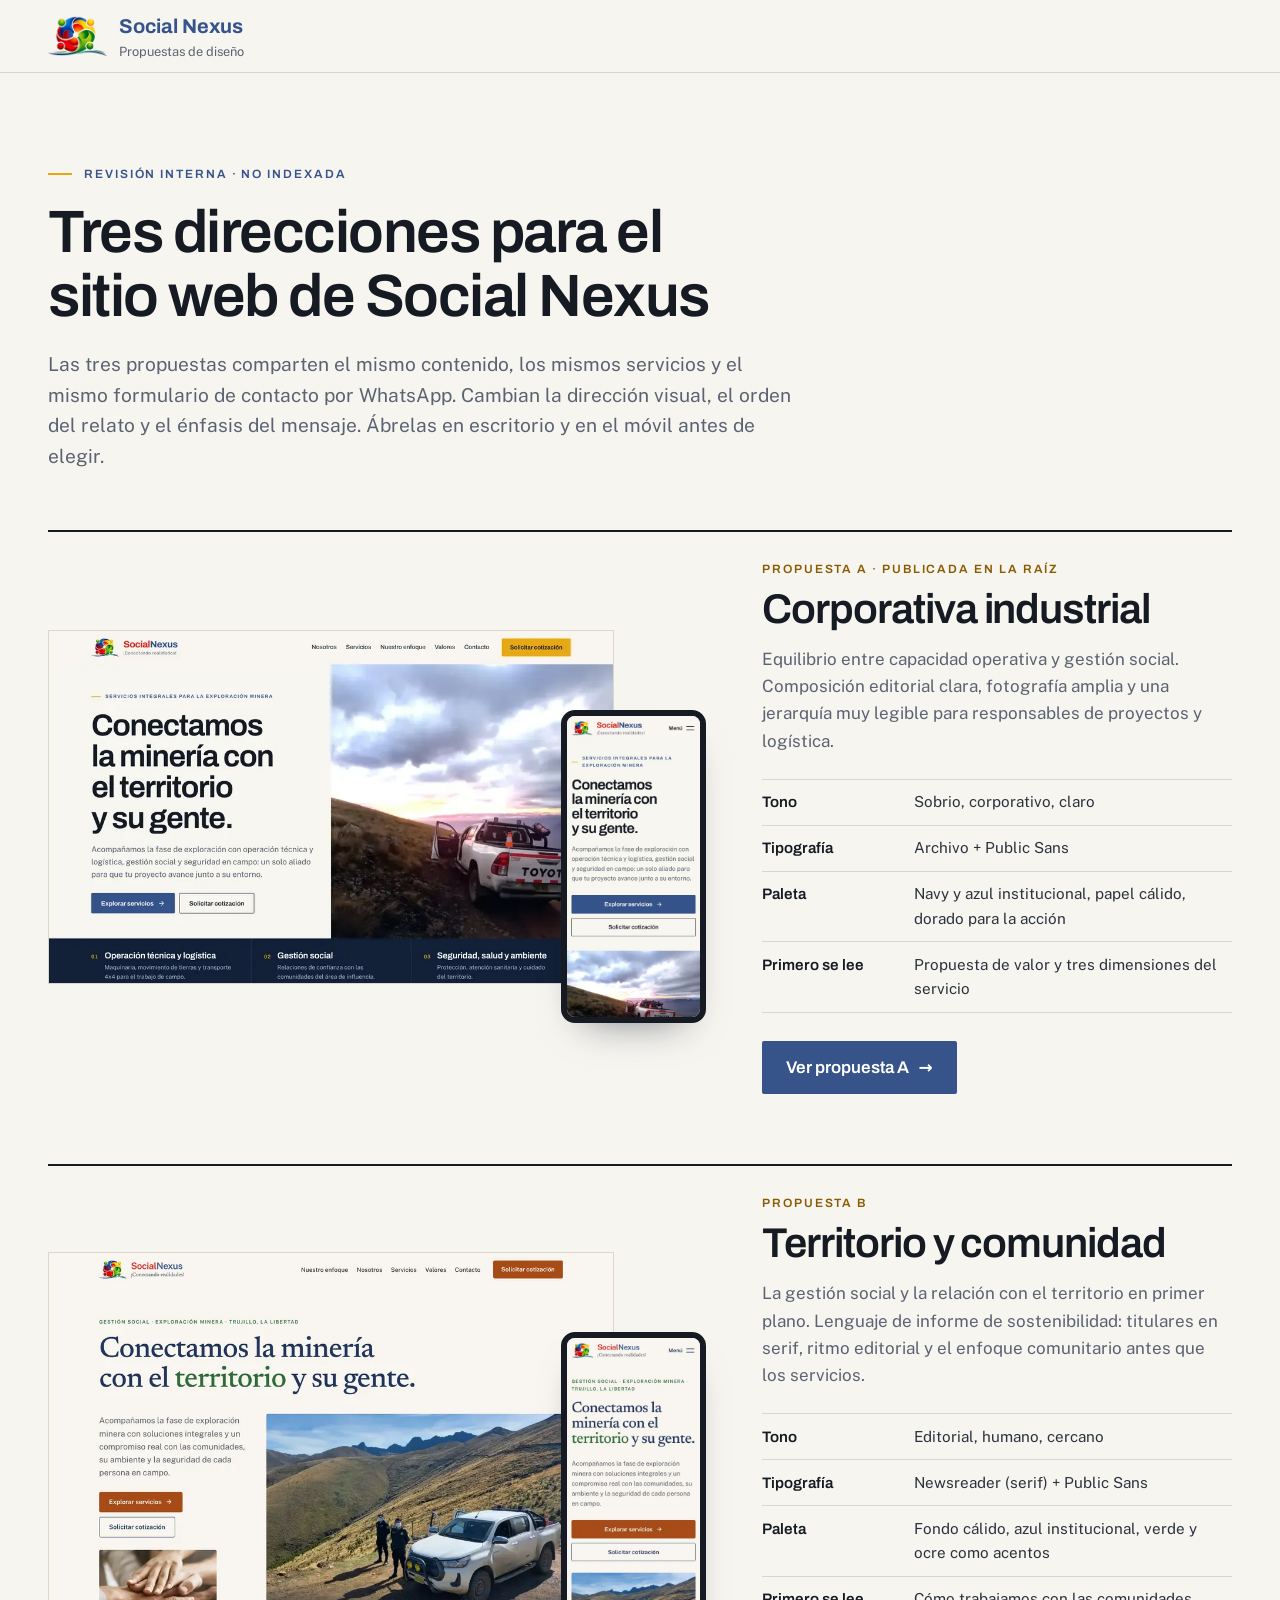
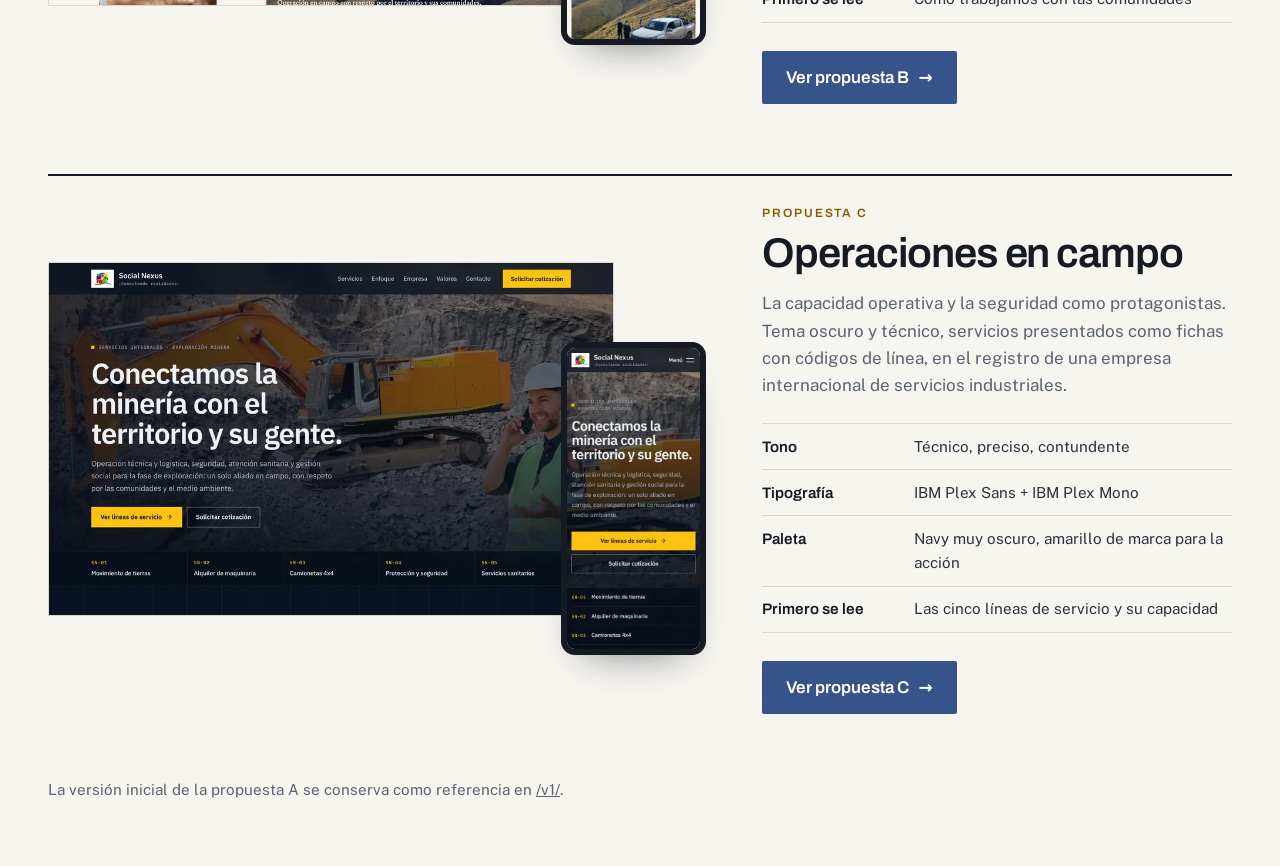
<file: site/comparar/index.html>
<!DOCTYPE html>
<html lang="es">
<head>
  <meta charset="UTF-8">
  <meta name="viewport" content="width=device-width, initial-scale=1">
  <title>Comparar propuestas de diseño | Social Nexus E.I.R.L.</title>
  <meta name="description" content="Comparación de las tres propuestas de diseño web para Social Nexus E.I.R.L.">
  <meta name="robots" content="noindex">
  <meta name="theme-color" content="#112038">
  <link rel="icon" href="../favicon.ico" sizes="any">
  <link rel="icon" type="image/png" sizes="32x32" href="../favicon-32x32.png">
  <link rel="preload" href="../assets/fonts/archivo-latin.woff2" as="font" type="font/woff2" crossorigin>
  <link rel="stylesheet" href="style.css">
</head>
<body>
  <header class="top">
    <div class="wrap top-inner">
      <a href="../" class="brand" aria-label="Social Nexus – ver sitio principal">
        <img src="../assets/img/logo-simbolo.webp" alt="" width="270" height="183">
        <span><b>Social Nexus</b> <small>Propuestas de diseño</small></span>
      </a>
    </div>
  </header>

  <main class="wrap">
    <section class="intro" aria-labelledby="title">
      <p class="label">Revisión interna · no indexada</p>
      <h1 id="title">Tres direcciones para el sitio web de Social Nexus</h1>
      <p>Las tres propuestas comparten el mismo contenido, los mismos servicios y el mismo formulario de contacto por WhatsApp. Cambian la dirección visual, el orden del relato y el énfasis del mensaje. Ábrelas en escritorio y en el móvil antes de elegir.</p>
    </section>

    <ol class="options">
      <li class="option">
        <article aria-labelledby="opt-a">
          <figure class="shots">
            <img class="shot-desktop" src="a-desktop.webp" alt="Vista de escritorio de la propuesta A" width="960" height="600" loading="lazy">
            <img class="shot-mobile" src="a-mobile.webp" alt="Vista móvil de la propuesta A" width="390" height="844" loading="lazy">
          </figure>
          <div class="option-body">
            <p class="tag">Propuesta A · publicada en la raíz</p>
            <h2 id="opt-a">Corporativa industrial</h2>
            <p class="desc">Equilibrio entre capacidad operativa y gestión social. Composición editorial clara, fotografía amplia y una jerarquía muy legible para responsables de proyectos y logística.</p>
            <dl class="traits">
              <div><dt>Tono</dt><dd>Sobrio, corporativo, claro</dd></div>
              <div><dt>Tipografía</dt><dd>Archivo + Public Sans</dd></div>
              <div><dt>Paleta</dt><dd>Navy y azul institucional, papel cálido, dorado para la acción</dd></div>
              <div><dt>Primero se lee</dt><dd>Propuesta de valor y tres dimensiones del servicio</dd></div>
            </dl>
            <a class="btn" href="../">Ver propuesta A <span aria-hidden="true">→</span></a>
          </div>
        </article>
      </li>

      <li class="option">
        <article aria-labelledby="opt-b">
          <figure class="shots">
            <img class="shot-desktop" src="b-desktop.webp" alt="Vista de escritorio de la propuesta B" width="960" height="600" loading="lazy">
            <img class="shot-mobile" src="b-mobile.webp" alt="Vista móvil de la propuesta B" width="390" height="844" loading="lazy">
          </figure>
          <div class="option-body">
            <p class="tag">Propuesta B</p>
            <h2 id="opt-b">Territorio y comunidad</h2>
            <p class="desc">La gestión social y la relación con el territorio en primer plano. Lenguaje de informe de sostenibilidad: titulares en serif, ritmo editorial y el enfoque comunitario antes que los servicios.</p>
            <dl class="traits">
              <div><dt>Tono</dt><dd>Editorial, humano, cercano</dd></div>
              <div><dt>Tipografía</dt><dd>Newsreader (serif) + Public Sans</dd></div>
              <div><dt>Paleta</dt><dd>Fondo cálido, azul institucional, verde y ocre como acentos</dd></div>
              <div><dt>Primero se lee</dt><dd>Cómo trabajamos con las comunidades</dd></div>
            </dl>
            <a class="btn" href="../v2/">Ver propuesta B <span aria-hidden="true">→</span></a>
          </div>
        </article>
      </li>

      <li class="option">
        <article aria-labelledby="opt-c">
          <figure class="shots">
            <img class="shot-desktop" src="c-desktop.webp" alt="Vista de escritorio de la propuesta C" width="960" height="600" loading="lazy">
            <img class="shot-mobile" src="c-mobile.webp" alt="Vista móvil de la propuesta C" width="390" height="844" loading="lazy">
          </figure>
          <div class="option-body">
            <p class="tag">Propuesta C</p>
            <h2 id="opt-c">Operaciones en campo</h2>
            <p class="desc">La capacidad operativa y la seguridad como protagonistas. Tema oscuro y técnico, servicios presentados como fichas con códigos de línea, en el registro de una empresa internacional de servicios industriales.</p>
            <dl class="traits">
              <div><dt>Tono</dt><dd>Técnico, preciso, contundente</dd></div>
              <div><dt>Tipografía</dt><dd>IBM Plex Sans + IBM Plex Mono</dd></div>
              <div><dt>Paleta</dt><dd>Navy muy oscuro, amarillo de marca para la acción</dd></div>
              <div><dt>Primero se lee</dt><dd>Las cinco líneas de servicio y su capacidad</dd></div>
            </dl>
            <a class="btn" href="../v3/">Ver propuesta C <span aria-hidden="true">→</span></a>
          </div>
        </article>
      </li>
    </ol>

    <p class="archive">La versión inicial de la propuesta A se conserva como referencia en <a href="../v1/">/v1/</a>.</p>
  </main>
</body>
</html>
</file>
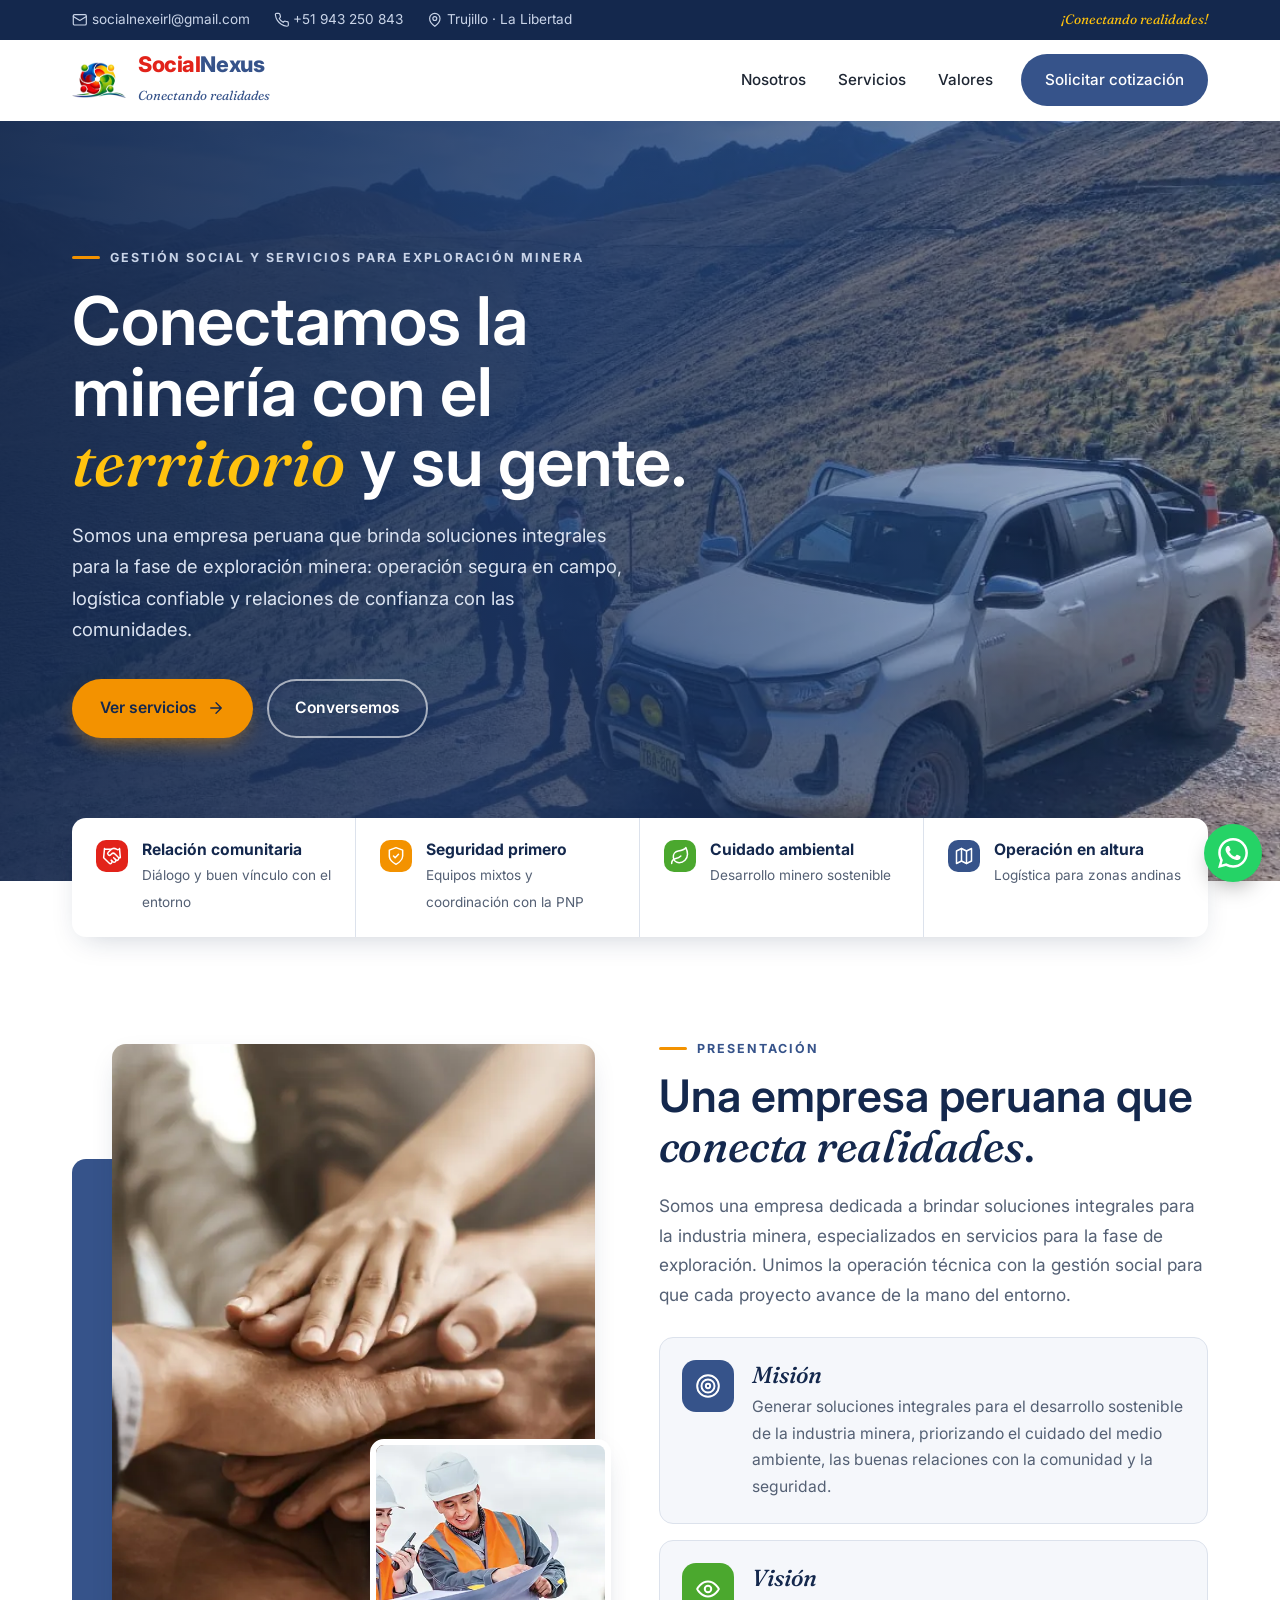
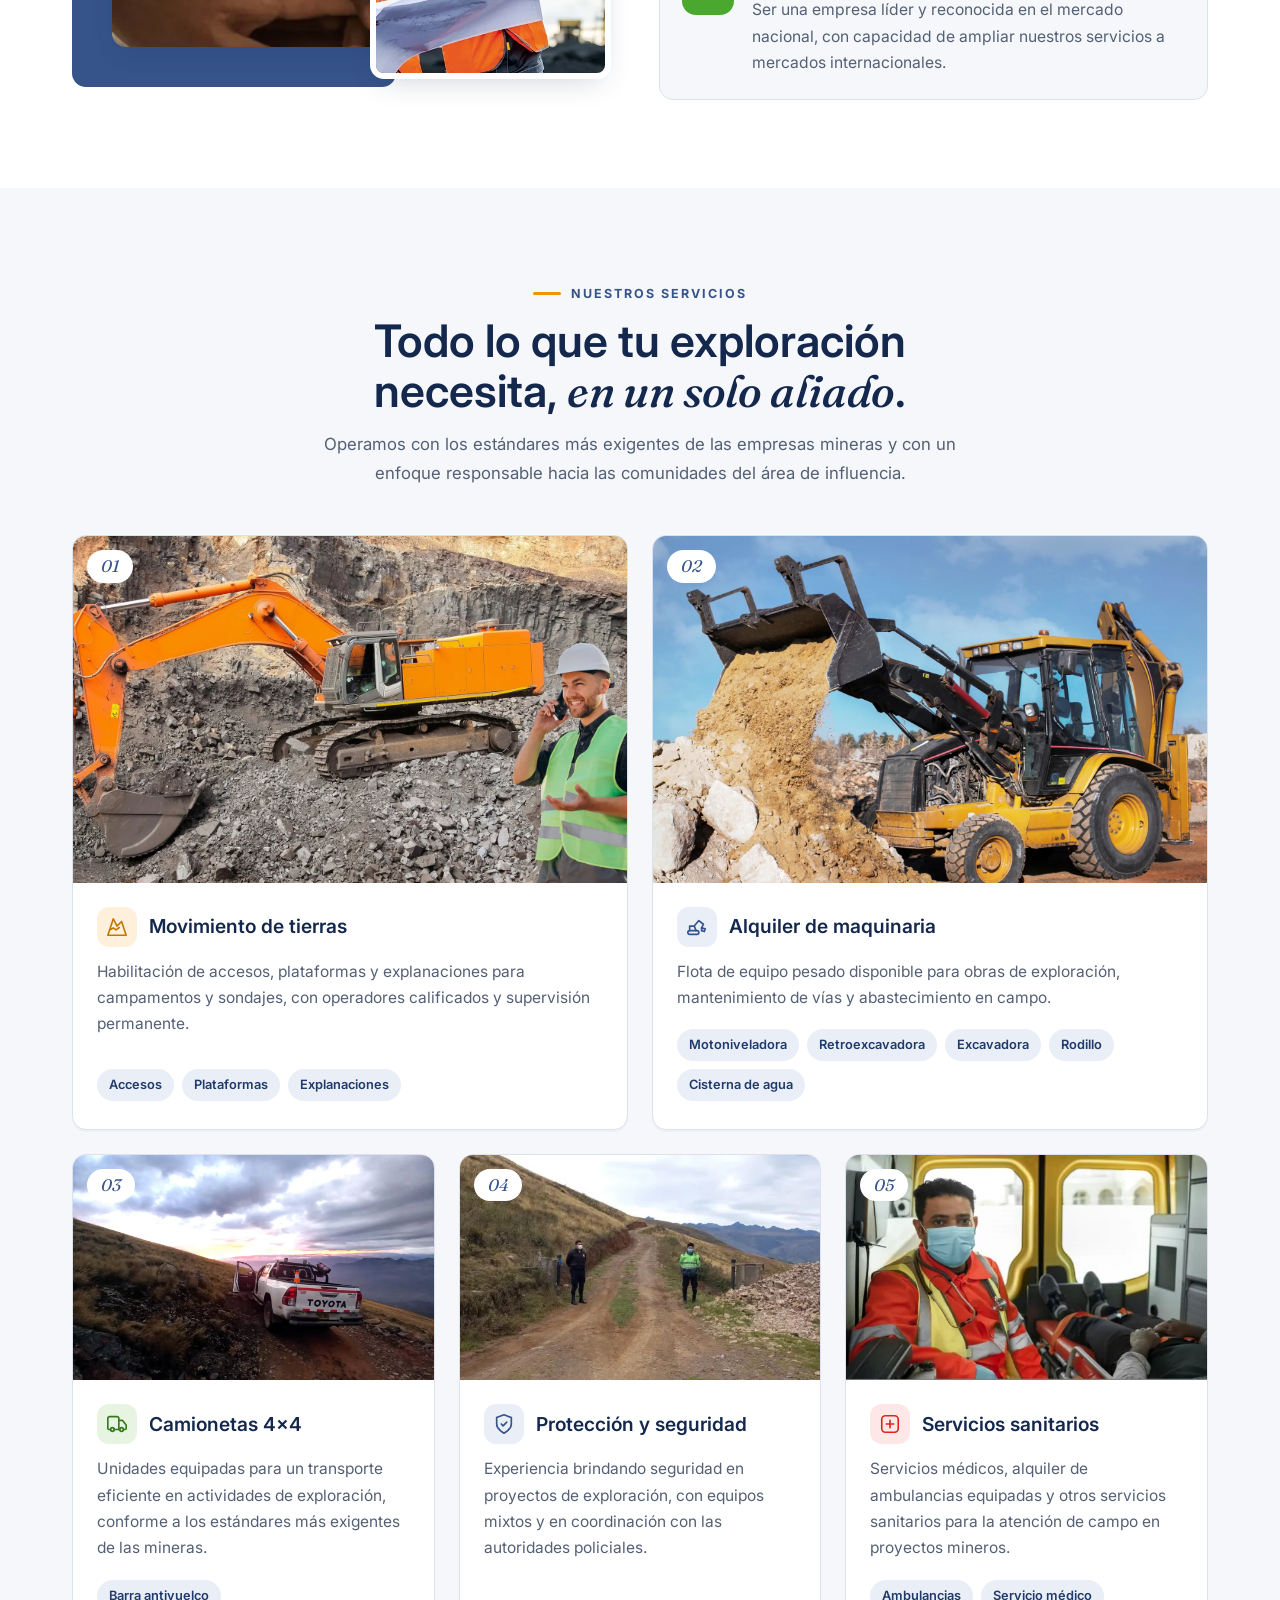
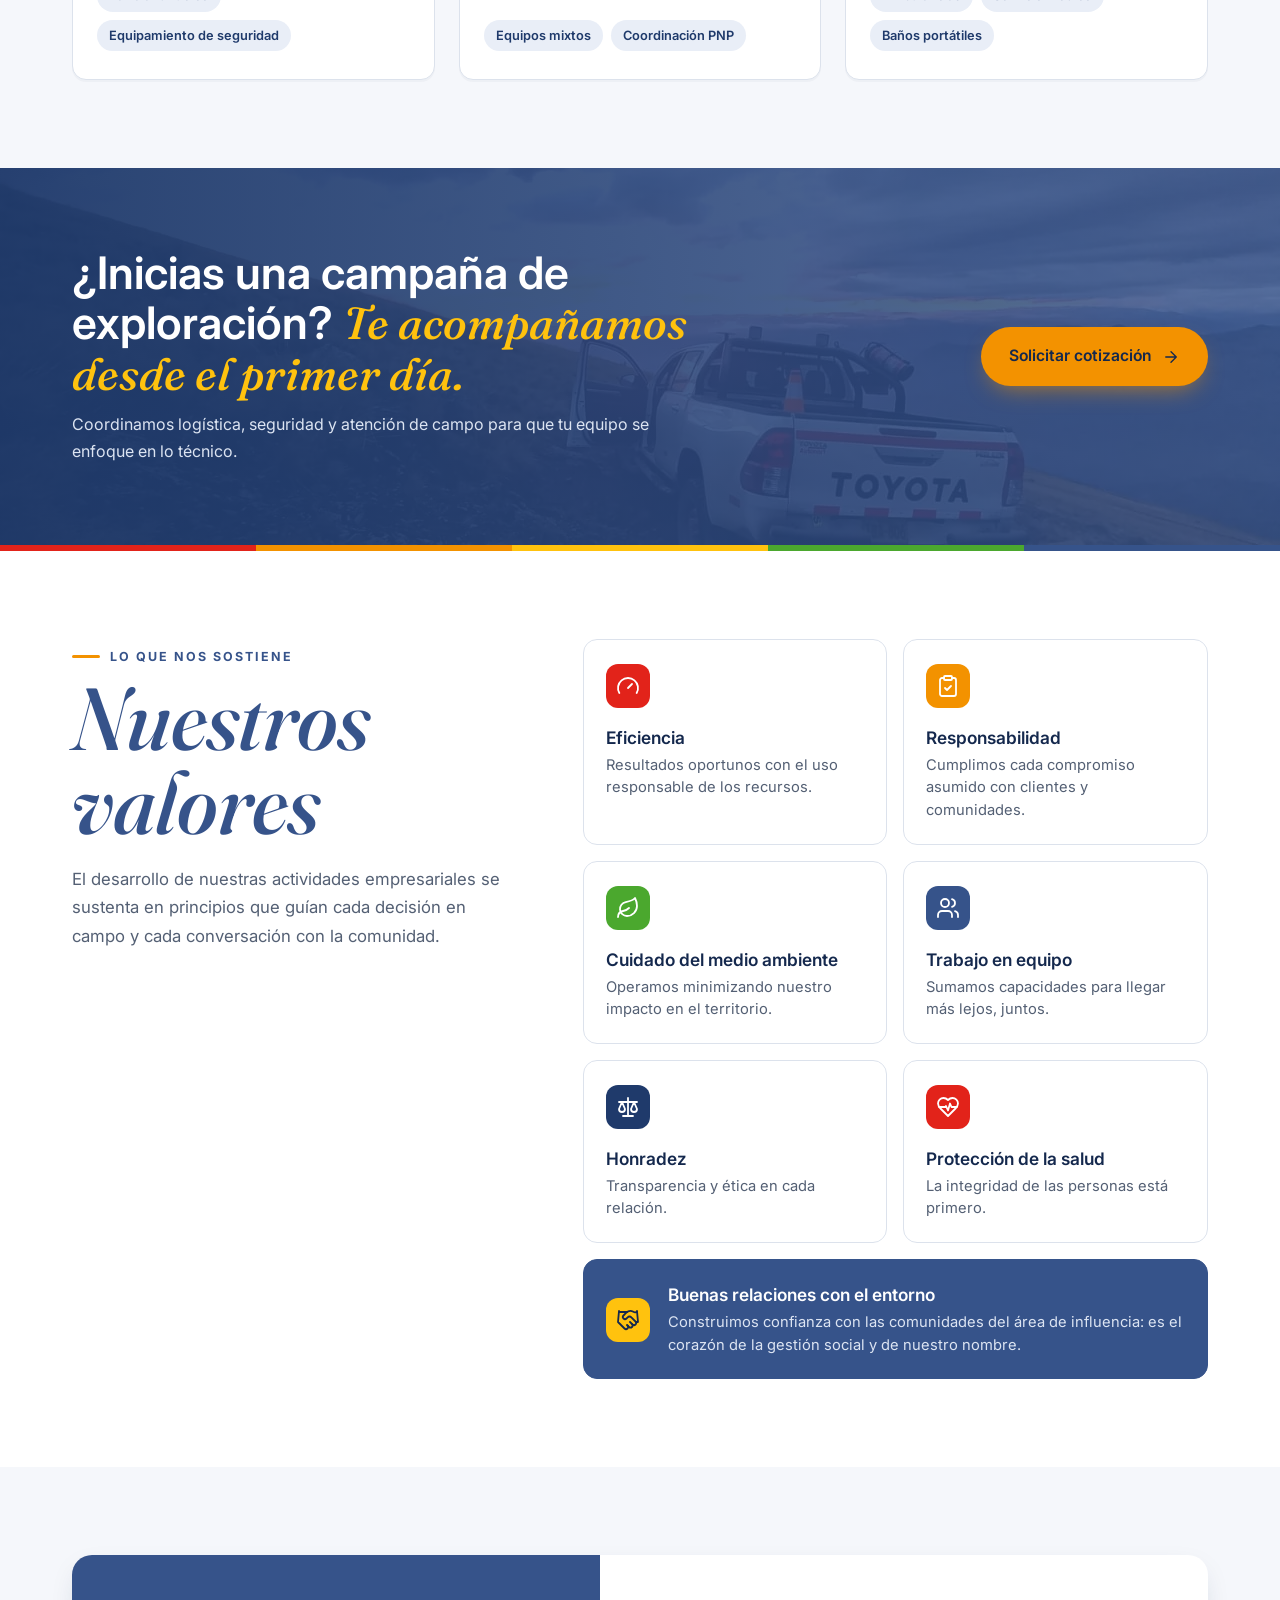
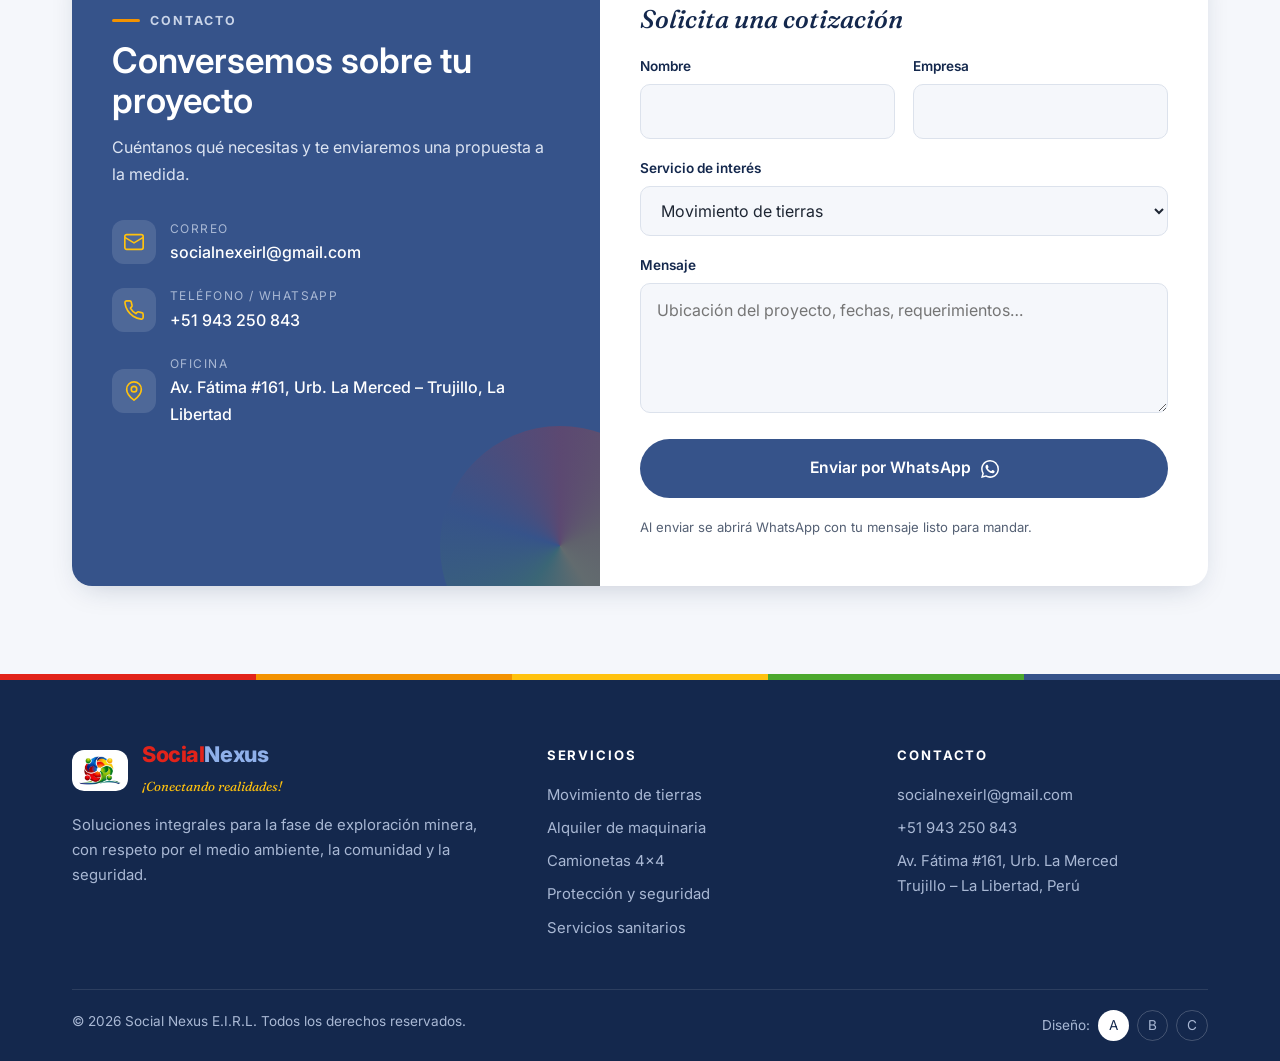
<file: site/v1/index.html>
<!DOCTYPE html>
<html lang="es">
<head>
  <meta charset="UTF-8">
  <meta name="viewport" content="width=device-width, initial-scale=1">
  <title>Social Nexus | Soluciones integrales para la exploración minera</title>
  <meta name="description" content="Social Nexus E.I.R.L. es una empresa peruana que brinda soluciones integrales para la exploración minera: movimiento de tierras, alquiler de maquinaria y camionetas 4x4, seguridad y servicios sanitarios, con buenas relaciones comunitarias.">
  <meta name="robots" content="noindex">
  <meta name="theme-color" content="#36538A">
  <meta property="og:type" content="website">
  <meta property="og:locale" content="es_PE">
  <meta property="og:title" content="Social Nexus | ¡Conectando realidades!">
  <meta property="og:description" content="Soluciones integrales para la fase de exploración minera, con respeto por el medio ambiente, la comunidad y la seguridad.">
  <meta property="og:image" content="../assets/img/movimiento-tierras.jpg">
  <link rel="icon" href="../favicon.ico" sizes="any">
  <link rel="icon" type="image/png" sizes="32x32" href="../favicon-32x32.png">
  <link rel="apple-touch-icon" href="../apple-touch-icon.png">
  <link rel="preconnect" href="https://fonts.googleapis.com">
  <link rel="preconnect" href="https://fonts.gstatic.com" crossorigin>
  <link href="https://fonts.googleapis.com/css2?family=Fraunces:ital,opsz,wght@0,9..144,500;0,9..144,600;1,9..144,400;1,9..144,500&family=Inter:wght@400;500;600;700;800&display=swap" rel="stylesheet">
  <link rel="stylesheet" href="style.css">
  <link rel="preload" as="image" href="../assets/img/seguridad.webp">
  <script type="application/ld+json">
  {
    "@context": "https://schema.org",
    "@type": "LocalBusiness",
    "name": "Social Nexus E.I.R.L.",
    "slogan": "¡Conectando realidades!",
    "description": "Soluciones integrales para la industria minera, especializados en servicios para la fase de exploración.",
    "email": "socialnexeirl@gmail.com",
    "telephone": "+51 943 250 843",
    "image": "../assets/img/logo-socialnexus.png",
    "address": {
      "@type": "PostalAddress",
      "streetAddress": "Av. Fátima 161, Urb. La Merced",
      "addressLocality": "Trujillo",
      "addressRegion": "La Libertad",
      "addressCountry": "PE"
    },
    "areaServed": "PE"
  }
  </script>
</head>
<body>

  <!-- ===== TOPBAR ===== -->
  <div class="topbar">
    <div class="container">
      <ul>
        <li><a href="mailto:socialnexeirl@gmail.com"><svg class="icon" aria-hidden="true"><use href="../assets/icons.svg#i-mail"/></svg> socialnexeirl@gmail.com</a></li>
        <li><a href="tel:+51943250843"><svg class="icon" aria-hidden="true"><use href="../assets/icons.svg#i-phone"/></svg> +51 943 250 843</a></li>
        <li class="hide-sm"><svg class="icon" aria-hidden="true"><use href="../assets/icons.svg#i-pin"/></svg> Trujillo · La Libertad</li>
      </ul>
      <span class="tag">¡Conectando realidades!</span>
    </div>
  </div>

  <!-- ===== HEADER ===== -->
  <header id="page-header">
    <div class="container">
      <a href="#inicio" class="brand" aria-label="Social Nexus – inicio">
        <img src="../assets/img/logo-simbolo.png" alt="" width="270" height="183">
        <span>
          <span class="brand-name"><span class="s">Social</span><span class="n">Nexus</span></span>
          <span class="brand-tag">Conectando realidades</span>
        </span>
      </a>
      <button class="nav-toggle" aria-expanded="false" aria-controls="main-nav" aria-label="Abrir menú">
        <svg class="icon" aria-hidden="true"><use href="../assets/icons.svg#i-menu"/></svg>
      </button>
      <nav id="main-nav" class="main-nav" aria-label="Principal">
        <ul>
          <li><a href="#nosotros">Nosotros</a></li>
          <li><a href="#servicios">Servicios</a></li>
          <li><a href="#valores">Valores</a></li>
          <li><a href="#contacto" class="btn btn-blue">Solicitar cotización</a></li>
        </ul>
      </nav>
    </div>
  </header>

  <main>
    <!-- ===== HERO ===== -->
    <section id="inicio" class="hero">
      <div class="hero-bg"><img src="../assets/img/seguridad.webp" alt="" width="1136" height="960"></div>
      <div class="container">
        <div class="hero-content">
          <span class="eyebrow">Gestión social y servicios para exploración minera</span>
          <h1>Conectamos la minería con el <em>territorio</em> y su gente.</h1>
          <p class="lead">Somos una empresa peruana que brinda soluciones integrales para la fase de exploración minera: operación segura en campo, logística confiable y relaciones de confianza con las comunidades.</p>
          <div class="hero-actions">
            <a href="#servicios" class="btn btn-primary">Ver servicios <svg class="icon" aria-hidden="true"><use href="../assets/icons.svg#i-arrow"/></svg></a>
            <a href="#contacto" class="btn btn-outline">Conversemos</a>
          </div>
        </div>
      </div>
      <div class="hero-stats">
        <div class="container">
          <ul>
            <li><svg class="icon" aria-hidden="true"><use href="../assets/icons.svg#i-handshake"/></svg><div><strong>Relación comunitaria</strong><span>Diálogo y buen vínculo con el entorno</span></div></li>
            <li><svg class="icon" aria-hidden="true"><use href="../assets/icons.svg#i-shield"/></svg><div><strong>Seguridad primero</strong><span>Equipos mixtos y coordinación con la PNP</span></div></li>
            <li><svg class="icon" aria-hidden="true"><use href="../assets/icons.svg#i-leaf"/></svg><div><strong>Cuidado ambiental</strong><span>Desarrollo minero sostenible</span></div></li>
            <li><svg class="icon" aria-hidden="true"><use href="../assets/icons.svg#i-map"/></svg><div><strong>Operación en altura</strong><span>Logística para zonas andinas</span></div></li>
          </ul>
        </div>
      </div>
    </section>

    <!-- ===== NOSOTROS ===== -->
    <section id="nosotros" class="about section">
      <div class="container about-grid">
        <div class="about-media reveal">
          <img class="photo-main" src="../assets/img/manos-unidas.webp" alt="Manos de un equipo diverso unidas en señal de compromiso" width="553" height="1055" loading="lazy">
          <img class="photo-badge" src="../assets/img/ingenieros.webp" alt="Ingenieros con chaleco revisando planos en campo" width="400" height="400" loading="lazy">
        </div>
        <div class="about-text reveal">
          <span class="eyebrow">Presentación</span>
          <h2>Una empresa peruana que <span class="serif">conecta realidades</span>.</h2>
          <p>Somos una empresa dedicada a brindar soluciones integrales para la industria minera, especializados en servicios para la fase de exploración. Unimos la operación técnica con la gestión social para que cada proyecto avance de la mano del entorno.</p>
          <div class="mv-cards">
            <article class="mv-card">
              <svg class="icon" aria-hidden="true"><use href="../assets/icons.svg#i-target"/></svg>
              <div>
                <h3>Misión</h3>
                <p>Generar soluciones integrales para el desarrollo sostenible de la industria minera, priorizando el cuidado del medio ambiente, las buenas relaciones con la comunidad y la seguridad.</p>
              </div>
            </article>
            <article class="mv-card">
              <svg class="icon" aria-hidden="true"><use href="../assets/icons.svg#i-eye"/></svg>
              <div>
                <h3>Visión</h3>
                <p>Ser una empresa líder y reconocida en el mercado nacional, con capacidad de ampliar nuestros servicios a mercados internacionales.</p>
              </div>
            </article>
          </div>
        </div>
      </div>
    </section>

    <!-- ===== SERVICIOS ===== -->
    <section id="servicios" class="services section bg-light">
      <div class="container">
        <div class="section-head center reveal">
          <span class="eyebrow">Nuestros servicios</span>
          <h2>Todo lo que tu exploración necesita, <span class="serif">en un solo aliado</span>.</h2>
          <p>Operamos con los estándares más exigentes de las empresas mineras y con un enfoque responsable hacia las comunidades del área de influencia.</p>
        </div>

        <div class="services-grid">
          <article class="service-card wide reveal" data-accent="orange">
            <div class="service-media">
              <img src="../assets/img/movimiento-tierras.webp" alt="Excavadora realizando movimiento de tierras en una cantera" width="1600" height="908" loading="lazy">
              <span class="service-num">01</span>
            </div>
            <div class="service-body">
              <h3><svg class="icon" aria-hidden="true"><use href="../assets/icons.svg#i-mountain"/></svg> Movimiento de tierras</h3>
              <p>Habilitación de accesos, plataformas y explanaciones para campamentos y sondajes, con operadores calificados y supervisión permanente.</p>
              <ul class="chips"><li>Accesos</li><li>Plataformas</li><li>Explanaciones</li></ul>
            </div>
          </article>

          <article class="service-card wide reveal">
            <div class="service-media">
              <img src="../assets/img/retroexcavadora-carga.webp" alt="Retroexcavadora cargando material" width="1600" height="1288" loading="lazy">
              <span class="service-num">02</span>
            </div>
            <div class="service-body">
              <h3><svg class="icon" aria-hidden="true"><use href="../assets/icons.svg#i-excavator"/></svg> Alquiler de maquinaria</h3>
              <p>Flota de equipo pesado disponible para obras de exploración, mantenimiento de vías y abastecimiento en campo.</p>
              <ul class="chips"><li>Motoniveladora</li><li>Retroexcavadora</li><li>Excavadora</li><li>Rodillo</li><li>Cisterna de agua</li></ul>
            </div>
          </article>

          <article class="service-card reveal" data-accent="green">
            <div class="service-media">
              <img src="../assets/img/camioneta-andes.webp" alt="Camioneta 4x4 en un camino de montaña al atardecer" width="1280" height="960" loading="lazy">
              <span class="service-num">03</span>
            </div>
            <div class="service-body">
              <h3><svg class="icon" aria-hidden="true"><use href="../assets/icons.svg#i-truck"/></svg> Camionetas 4x4</h3>
              <p>Unidades equipadas para un transporte eficiente en actividades de exploración, conforme a los estándares más exigentes de las mineras.</p>
              <ul class="chips"><li>Barra antivuelco</li><li>Equipamiento de seguridad</li></ul>
            </div>
          </article>

          <article class="service-card reveal">
            <div class="service-media">
              <img src="../assets/img/seguridad-control.webp" alt="Personal de seguridad y policía en un control de acceso rural" width="570" height="332" loading="lazy">
              <span class="service-num">04</span>
            </div>
            <div class="service-body">
              <h3><svg class="icon" aria-hidden="true"><use href="../assets/icons.svg#i-shield"/></svg> Protección y seguridad</h3>
              <p>Experiencia brindando seguridad en proyectos de exploración, con equipos mixtos y en coordinación con las autoridades policiales.</p>
              <ul class="chips"><li>Equipos mixtos</li><li>Coordinación PNP</li></ul>
            </div>
          </article>

          <article class="service-card reveal" data-accent="red">
            <div class="service-media">
              <img src="../assets/img/servicio-medico.webp" alt="Paramédico atendiendo dentro de una ambulancia" width="617" height="334" loading="lazy">
              <span class="service-num">05</span>
            </div>
            <div class="service-body">
              <h3><svg class="icon" aria-hidden="true"><use href="../assets/icons.svg#i-medical"/></svg> Servicios sanitarios</h3>
              <p>Servicios médicos, alquiler de ambulancias equipadas y otros servicios sanitarios para la atención de campo en proyectos mineros.</p>
              <ul class="chips"><li>Ambulancias</li><li>Servicio médico</li><li>Baños portátiles</li></ul>
            </div>
          </article>
        </div>
      </div>
    </section>

    <!-- ===== CTA BANNER ===== -->
    <section class="cta-banner">
      <div class="bg"><img src="../assets/img/camioneta-andes.webp" alt="" width="1280" height="960" loading="lazy"></div>
      <div class="container">
        <div>
          <h2>¿Inicias una campaña de exploración? <em>Te acompañamos desde el primer día.</em></h2>
          <p>Coordinamos logística, seguridad y atención de campo para que tu equipo se enfoque en lo técnico.</p>
        </div>
        <a href="#contacto" class="btn btn-primary">Solicitar cotización <svg class="icon" aria-hidden="true"><use href="../assets/icons.svg#i-arrow"/></svg></a>
      </div>
      <div class="nexus-bar" aria-hidden="true"><span></span><span></span><span></span><span></span><span></span></div>
    </section>

    <!-- ===== VALORES ===== -->
    <section id="valores" class="values section">
      <div class="container values-grid">
        <div class="values-intro reveal">
          <span class="eyebrow">Lo que nos sostiene</span>
          <p class="big">Nuestros valores</p>
          <p>El desarrollo de nuestras actividades empresariales se sustenta en principios que guían cada decisión en campo y cada conversación con la comunidad.</p>
        </div>
        <div class="values-list">
          <article class="value reveal"><svg class="icon" aria-hidden="true"><use href="../assets/icons.svg#i-gauge"/></svg><h3>Eficiencia</h3><p>Resultados oportunos con el uso responsable de los recursos.</p></article>
          <article class="value reveal"><svg class="icon" aria-hidden="true"><use href="../assets/icons.svg#i-check"/></svg><h3>Responsabilidad</h3><p>Cumplimos cada compromiso asumido con clientes y comunidades.</p></article>
          <article class="value reveal"><svg class="icon" aria-hidden="true"><use href="../assets/icons.svg#i-leaf"/></svg><h3>Cuidado del medio ambiente</h3><p>Operamos minimizando nuestro impacto en el territorio.</p></article>
          <article class="value reveal"><svg class="icon" aria-hidden="true"><use href="../assets/icons.svg#i-users"/></svg><h3>Trabajo en equipo</h3><p>Sumamos capacidades para llegar más lejos, juntos.</p></article>
          <article class="value reveal"><svg class="icon" aria-hidden="true"><use href="../assets/icons.svg#i-scale"/></svg><h3>Honradez</h3><p>Transparencia y ética en cada relación.</p></article>
          <article class="value reveal"><svg class="icon" aria-hidden="true"><use href="../assets/icons.svg#i-heart"/></svg><h3>Protección de la salud</h3><p>La integridad de las personas está primero.</p></article>
          <article class="value featured reveal"><svg class="icon" aria-hidden="true"><use href="../assets/icons.svg#i-handshake"/></svg><div><h3>Buenas relaciones con el entorno</h3><p>Construimos confianza con las comunidades del área de influencia: es el corazón de la gestión social y de nuestro nombre.</p></div></article>
        </div>
      </div>
    </section>

    <!-- ===== CONTACTO ===== -->
    <section id="contacto" class="contact section bg-light">
      <div class="container">
        <div class="contact-grid reveal">
          <div class="contact-info">
            <span class="eyebrow">Contacto</span>
            <h2>Conversemos sobre tu proyecto</h2>
            <p>Cuéntanos qué necesitas y te enviaremos una propuesta a la medida.</p>
            <ul class="contact-list">
              <li><svg class="icon" aria-hidden="true"><use href="../assets/icons.svg#i-mail"/></svg><div><small>Correo</small><a href="mailto:socialnexeirl@gmail.com">socialnexeirl@gmail.com</a></div></li>
              <li><svg class="icon" aria-hidden="true"><use href="../assets/icons.svg#i-phone"/></svg><div><small>Teléfono / WhatsApp</small><a href="tel:+51943250843">+51 943 250 843</a></div></li>
              <li><svg class="icon" aria-hidden="true"><use href="../assets/icons.svg#i-pin"/></svg><div><small>Oficina</small><span>Av. Fátima #161, Urb. La Merced – Trujillo, La Libertad</span></div></li>
            </ul>
          </div>
          <form class="contact-form" id="contact-form">
            <h3>Solicita una cotización</h3>
            <div class="row">
              <div class="field"><label for="f-name">Nombre</label><input id="f-name" name="name" required autocomplete="name"></div>
              <div class="field"><label for="f-company">Empresa</label><input id="f-company" name="company" autocomplete="organization"></div>
            </div>
            <div class="field">
              <label for="f-service">Servicio de interés</label>
              <select id="f-service" name="service">
                <option>Movimiento de tierras</option>
                <option>Alquiler de maquinaria</option>
                <option>Alquiler de camionetas 4x4</option>
                <option>Protección y seguridad</option>
                <option>Servicios sanitarios</option>
                <option>Otro / varios</option>
              </select>
            </div>
            <div class="field"><label for="f-msg">Mensaje</label><textarea id="f-msg" name="message" required placeholder="Ubicación del proyecto, fechas, requerimientos…"></textarea></div>
            <button type="submit" class="btn btn-blue">Enviar por WhatsApp <svg class="icon" aria-hidden="true"><use href="../assets/icons.svg#i-whatsapp"/></svg></button>
            <p class="form-note">Al enviar se abrirá WhatsApp con tu mensaje listo para mandar.</p>
          </form>
        </div>
      </div>
    </section>
  </main>

  <!-- ===== FOOTER ===== -->
  <footer id="page-footer">
    <div class="nexus-bar" aria-hidden="true"><span></span><span></span><span></span><span></span><span></span></div>
    <div class="container">
      <div class="footer-top">
        <div>
          <div class="footer-brand">
            <img src="../assets/img/logo-simbolo.png" alt="" width="270" height="183" loading="lazy">
            <span><span class="brand-name"><span class="s">Social</span><span class="n">Nexus</span></span><span class="brand-tag">¡Conectando realidades!</span></span>
          </div>
          <p>Soluciones integrales para la fase de exploración minera, con respeto por el medio ambiente, la comunidad y la seguridad.</p>
        </div>
        <div>
          <h4>Servicios</h4>
          <ul>
            <li><a href="#servicios">Movimiento de tierras</a></li>
            <li><a href="#servicios">Alquiler de maquinaria</a></li>
            <li><a href="#servicios">Camionetas 4x4</a></li>
            <li><a href="#servicios">Protección y seguridad</a></li>
            <li><a href="#servicios">Servicios sanitarios</a></li>
          </ul>
        </div>
        <div>
          <h4>Contacto</h4>
          <ul>
            <li><a href="mailto:socialnexeirl@gmail.com">socialnexeirl@gmail.com</a></li>
            <li><a href="tel:+51943250843">+51 943 250 843</a></li>
            <li>Av. Fátima #161, Urb. La Merced<br>Trujillo – La Libertad, Perú</li>
          </ul>
        </div>
      </div>
      <div class="footer-bottom">
        <span>© <span id="year">2026</span> Social Nexus E.I.R.L. Todos los derechos reservados.</span>
        <nav class="versions" aria-label="Versiones del diseño">Diseño:
          <a href="./" aria-current="page">A</a><a href="../v2/">B</a><a href="../v3/">C</a>
        </nav>
      </div>
    </div>
  </footer>

  <a class="wa-float" href="https://wa.me/51943250843" target="_blank" rel="noopener" aria-label="Escríbenos por WhatsApp">
    <svg aria-hidden="true"><use href="../assets/icons.svg#i-whatsapp"/></svg>
  </a>

  <script>
    (function () {
      var header = document.getElementById('page-header');
      var toggle = document.querySelector('.nav-toggle');
      var nav = document.getElementById('main-nav');
      var icon = toggle.querySelector('use');

      function setMenu(open) {
        nav.classList.toggle('open', open);
        toggle.setAttribute('aria-expanded', open);
        toggle.setAttribute('aria-label', open ? 'Cerrar menú' : 'Abrir menú');
        icon.setAttribute('href', '../assets/icons.svg#' + (open ? 'i-close' : 'i-menu'));
      }
      toggle.addEventListener('click', function () { setMenu(!nav.classList.contains('open')); });
      nav.addEventListener('click', function (e) { if (e.target.closest('a')) setMenu(false); });

      function onScroll() { header.classList.toggle('scrolled', window.scrollY > 10); }
      window.addEventListener('scroll', onScroll, { passive: true }); onScroll();

      // Aparición suave de bloques al hacer scroll
      var items = document.querySelectorAll('.reveal');
      if ('IntersectionObserver' in window) {
        var io = new IntersectionObserver(function (entries) {
          entries.forEach(function (en) { if (en.isIntersecting) { en.target.classList.add('in'); io.unobserve(en.target); } });
        }, { threshold: 0.12, rootMargin: '0px 0px -40px 0px' });
        items.forEach(function (el) { io.observe(el); });
      } else {
        items.forEach(function (el) { el.classList.add('in'); });
      }

      document.getElementById('year').textContent = new Date().getFullYear();

      // El formulario no tiene backend: abre WhatsApp con el mensaje armado
      document.getElementById('contact-form').addEventListener('submit', function (e) {
        e.preventDefault();
        var f = e.target;
        var txt = 'Hola Social Nexus, soy ' + f.name.value.trim() +
          (f.company.value.trim() ? ' de ' + f.company.value.trim() : '') +
          '.\nServicio de interés: ' + f.service.value +
          '\n\n' + f.message.value.trim();
        window.open('https://wa.me/51943250843?text=' + encodeURIComponent(txt), '_blank', 'noopener');
      });
    })();
  </script>
</body>
</html>
</file>
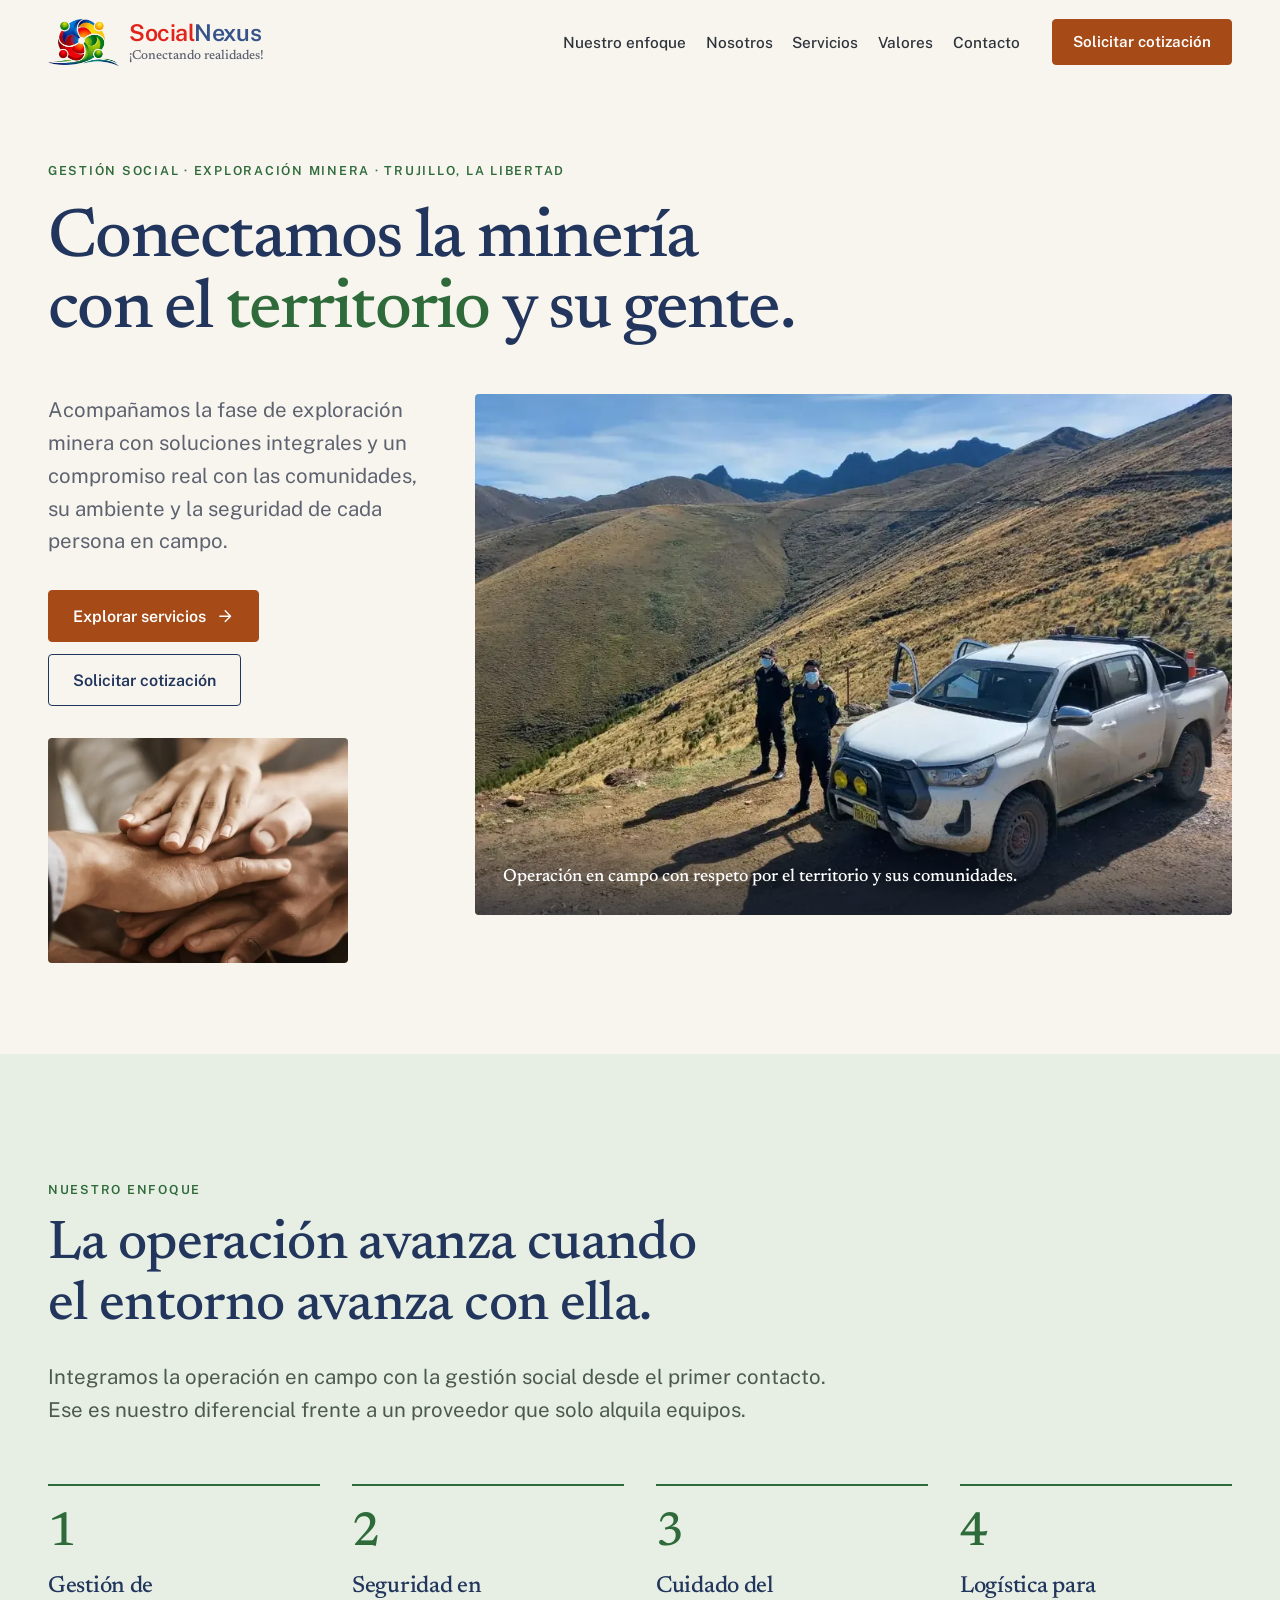
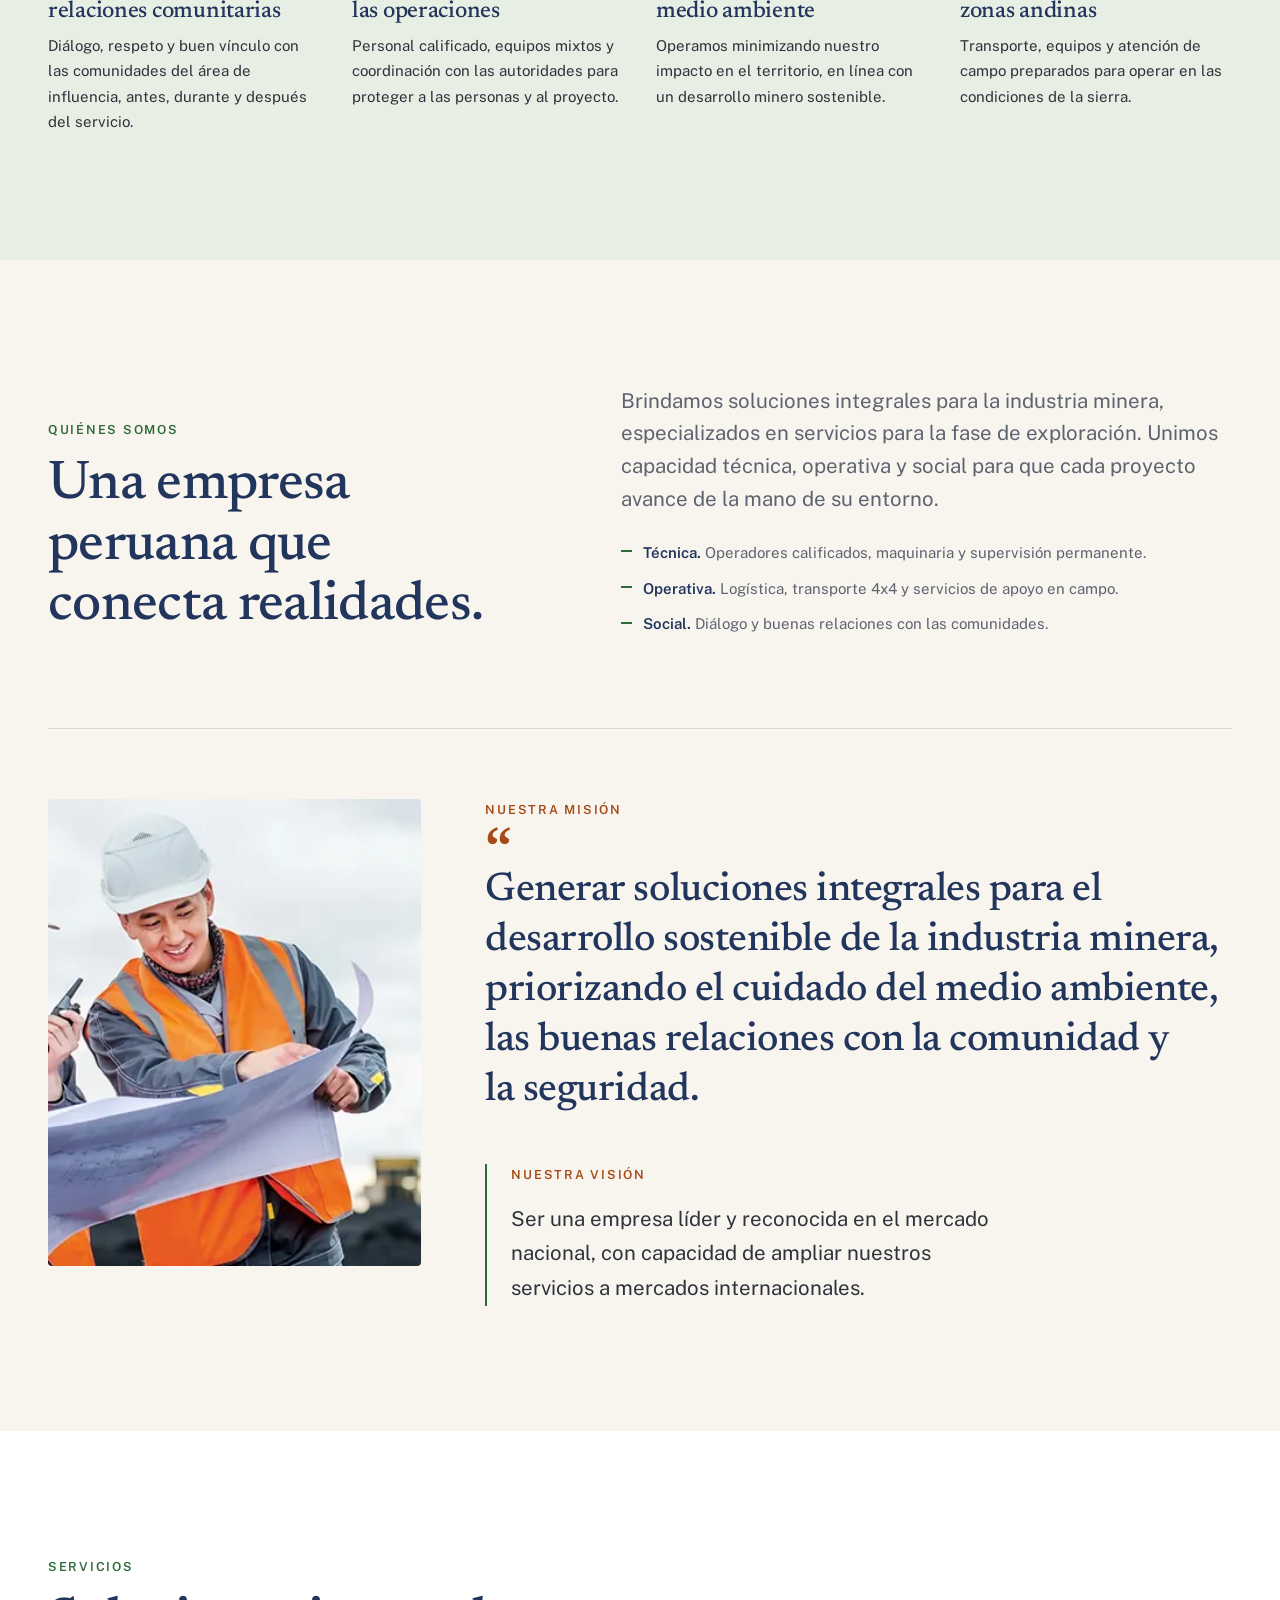
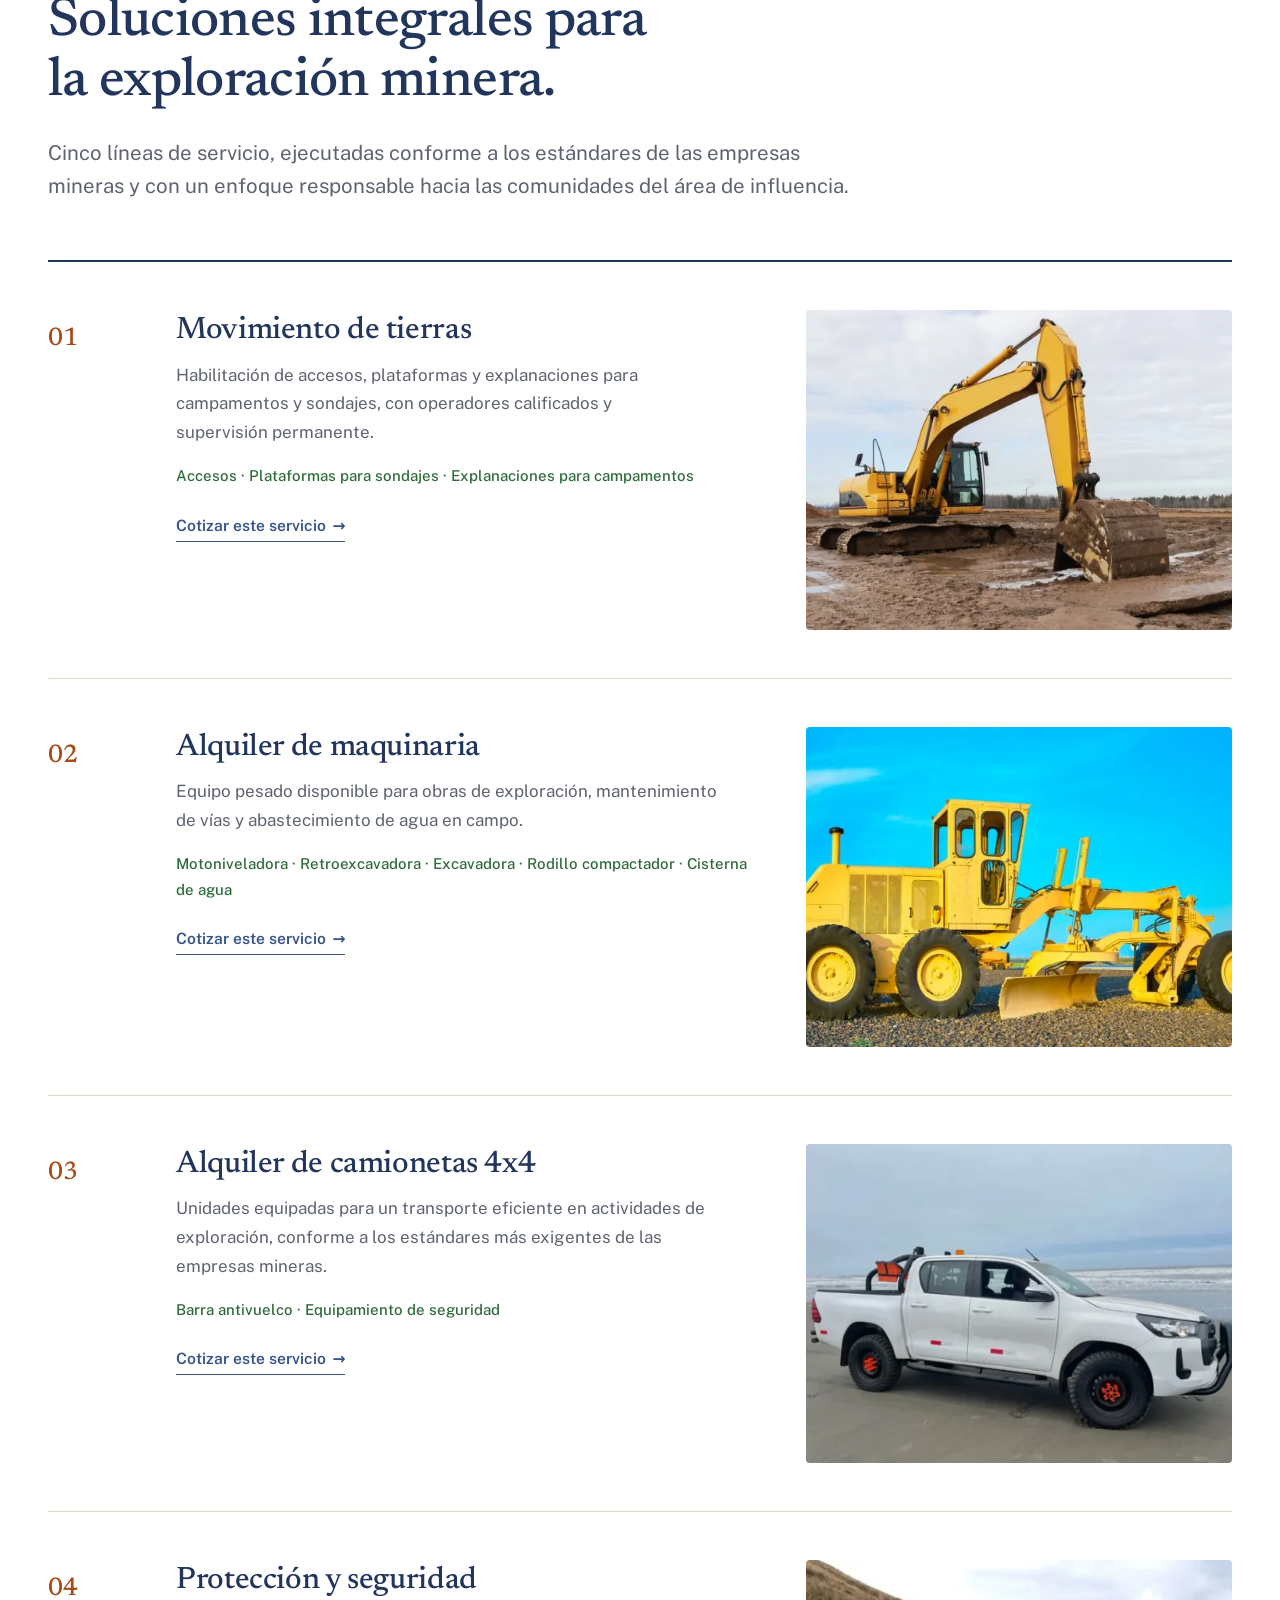
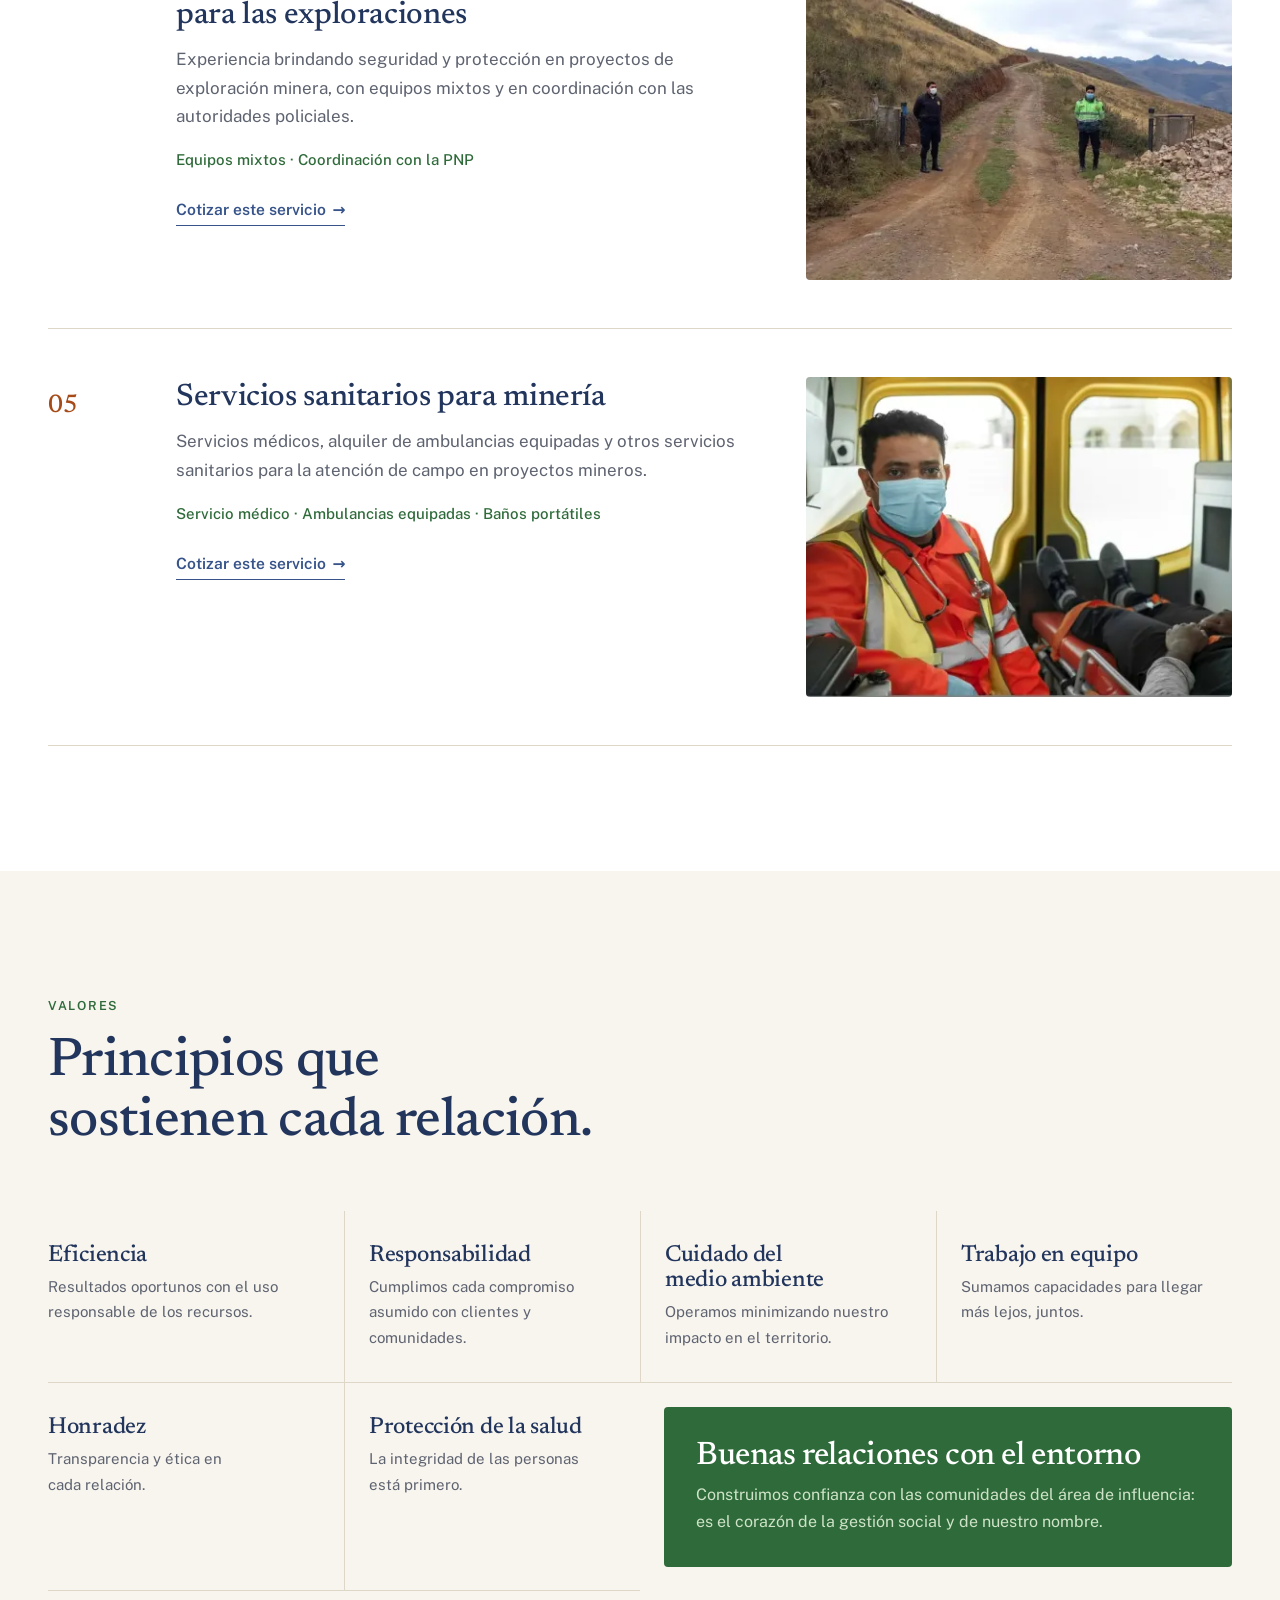
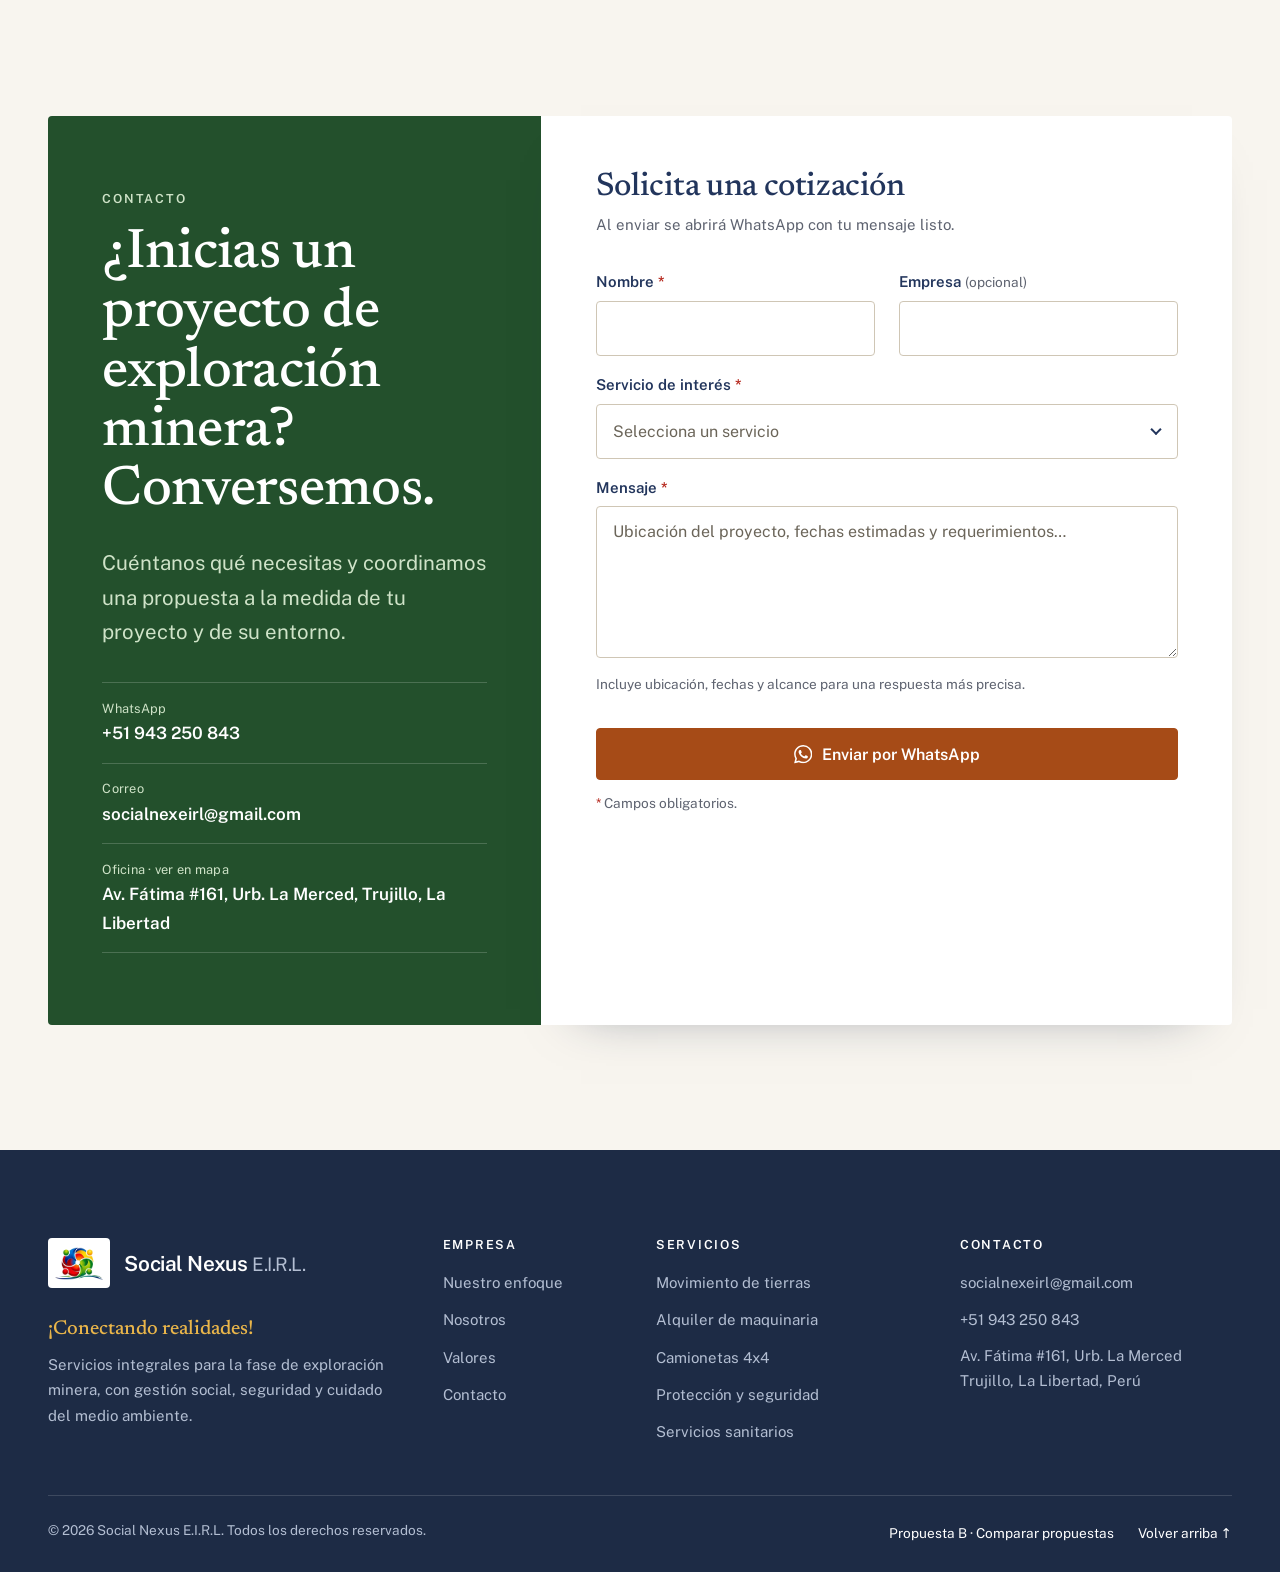
<file: site/v2/index.html>
<!DOCTYPE html>
<html lang="es" class="no-js">
<head>
  <meta charset="UTF-8">
  <meta name="viewport" content="width=device-width, initial-scale=1">
  <title>Social Nexus E.I.R.L. | Territorio y comunidad · Propuesta B</title>
  <meta name="description" content="Social Nexus E.I.R.L.: gestión social y servicios integrales para la fase de exploración minera. Relaciones comunitarias, seguridad, cuidado ambiental y logística en zonas andinas. Trujillo, La Libertad.">
  <meta name="robots" content="noindex">
  <meta name="theme-color" content="#F8F5EF">
  <link rel="icon" href="../favicon.ico" sizes="any">
  <link rel="icon" type="image/png" sizes="32x32" href="../favicon-32x32.png">
  <link rel="apple-touch-icon" href="../apple-touch-icon.png">

  <link rel="preload" href="../assets/fonts/newsreader-latin.woff2" as="font" type="font/woff2" crossorigin>
  <link rel="preload" href="../assets/fonts/public-sans-latin.woff2" as="font" type="font/woff2" crossorigin>
  <link rel="preload" as="image" href="../assets/img/seguridad.webp" imagesrcset="../assets/img/seguridad-960.webp 960w, ../assets/img/seguridad.webp 1136w" imagesizes="(min-width: 1024px) 64vw, 100vw" fetchpriority="high">
  <link rel="stylesheet" href="style.css">
  <script>document.documentElement.classList.replace('no-js', 'js');</script>
</head>
<body>
  <a class="skip-link" href="#contenido">Saltar al contenido</a>

  <!-- ================= HEADER ================= -->
  <header class="site-header" id="site-header">
    <div class="wrap header-inner">
      <a href="#inicio" class="brand" aria-label="Social Nexus E.I.R.L. – ir al inicio">
        <img class="brand-symbol" src="../assets/img/logo-simbolo.webp" alt="" width="270" height="183">
        <span class="brand-text">
          <span class="brand-name"><span class="brand-s">Social</span><span class="brand-n">Nexus</span></span>
          <span class="brand-tag">¡Conectando realidades!</span>
        </span>
      </a>

      <nav class="site-nav" id="site-nav" aria-label="Principal">
        <ul class="nav-list">
          <li><a class="nav-link" href="#enfoque">Nuestro enfoque</a></li>
          <li><a class="nav-link" href="#nosotros">Nosotros</a></li>
          <li><a class="nav-link" href="#servicios">Servicios</a></li>
          <li><a class="nav-link" href="#valores">Valores</a></li>
          <li><a class="nav-link" href="#contacto">Contacto</a></li>
        </ul>
        <div class="nav-extra">
          <a href="#contacto" class="btn btn-primary nav-cta">Solicitar cotización</a>
          <ul class="nav-contact">
            <li><a href="tel:+51943250843">+51 943 250 843</a></li>
            <li><a href="mailto:socialnexeirl@gmail.com">socialnexeirl@gmail.com</a></li>
          </ul>
        </div>
      </nav>

      <button class="nav-toggle" type="button" aria-expanded="false" aria-controls="site-nav">
        <span class="nav-toggle-label">Menú</span>
        <span class="nav-toggle-bars" aria-hidden="true"><span></span><span></span></span>
      </button>
    </div>
  </header>

  <main id="contenido">

    <!-- ================= HERO ================= -->
    <section class="hero" id="inicio" aria-labelledby="hero-title">
      <div class="wrap">
        <p class="kicker hero-kicker">Gestión social · Exploración minera · Trujillo, La Libertad</p>
        <h1 id="hero-title" class="hero-title">Conectamos la minería con el <span class="accent-green">territorio</span> y su gente.</h1>

        <div class="hero-grid">
          <div class="hero-side">
            <p class="hero-lead">Acompañamos la fase de exploración minera con soluciones integrales y un compromiso real con las comunidades, su ambiente y la seguridad de cada persona en campo.</p>
            <div class="hero-actions">
              <a href="#servicios" class="btn btn-primary">Explorar servicios
                <svg class="icon" aria-hidden="true"><use href="../assets/icons.svg#i-arrow"/></svg></a>
              <a href="#contacto" class="btn btn-outline">Solicitar cotización</a>
            </div>
            <figure class="hero-inset">
              <img src="../assets/img/manos-unidas.webp" alt="Manos de un equipo diverso unidas en señal de compromiso" width="553" height="1055">
            </figure>
          </div>
          <figure class="hero-media">
            <img src="../assets/img/seguridad.webp"
                 srcset="../assets/img/seguridad-960.webp 960w, ../assets/img/seguridad.webp 1136w"
                 sizes="(min-width: 1024px) 64vw, 100vw"
                 alt="Personal de seguridad junto a una camioneta en una zona de exploración andina"
                 width="1136" height="960" fetchpriority="high">
            <figcaption>Operación en campo con respeto por el territorio y sus comunidades.</figcaption>
          </figure>
        </div>
      </div>
    </section>

    <!-- ================= ENFOQUE ================= -->
    <section class="section approach" id="enfoque" aria-labelledby="approach-title">
      <div class="wrap">
        <header class="approach-head reveal">
          <p class="kicker">Nuestro enfoque</p>
          <h2 id="approach-title" class="section-title">La operación avanza cuando el entorno avanza con ella.</h2>
          <p class="section-intro">Integramos la operación en campo con la gestión social desde el primer contacto. Ese es nuestro diferencial frente a un proveedor que solo alquila equipos.</p>
        </header>

        <ol class="pillars">
          <li class="pillar reveal">
            <span class="pillar-num" aria-hidden="true">1</span>
            <h3>Gestión de relaciones comunitarias</h3>
            <p>Diálogo, respeto y buen vínculo con las comunidades del área de influencia, antes, durante y después del servicio.</p>
          </li>
          <li class="pillar reveal">
            <span class="pillar-num" aria-hidden="true">2</span>
            <h3>Seguridad en las operaciones</h3>
            <p>Personal calificado, equipos mixtos y coordinación con las autoridades para proteger a las personas y al proyecto.</p>
          </li>
          <li class="pillar reveal">
            <span class="pillar-num" aria-hidden="true">3</span>
            <h3>Cuidado del medio ambiente</h3>
            <p>Operamos minimizando nuestro impacto en el territorio, en línea con un desarrollo minero sostenible.</p>
          </li>
          <li class="pillar reveal">
            <span class="pillar-num" aria-hidden="true">4</span>
            <h3>Logística para zonas andinas</h3>
            <p>Transporte, equipos y atención de campo preparados para operar en las condiciones de la sierra.</p>
          </li>
        </ol>
      </div>
    </section>

    <!-- ================= NOSOTROS ================= -->
    <section class="section about" id="nosotros" aria-labelledby="about-title">
      <div class="wrap">
        <div class="about-intro">
          <div class="reveal">
            <p class="kicker">Quiénes somos</p>
            <h2 id="about-title" class="section-title">Una empresa peruana que conecta realidades.</h2>
          </div>
          <div class="about-copy reveal">
            <p class="lead">Brindamos soluciones integrales para la industria minera, especializados en servicios para la fase de exploración. Unimos capacidad técnica, operativa y social para que cada proyecto avance de la mano de su entorno.</p>
            <ul class="caps-inline">
              <li><strong>Técnica.</strong> Operadores calificados, maquinaria y supervisión permanente.</li>
              <li><strong>Operativa.</strong> Logística, transporte 4x4 y servicios de apoyo en campo.</li>
              <li><strong>Social.</strong> Diálogo y buenas relaciones con las comunidades.</li>
            </ul>
          </div>
        </div>

        <div class="purpose">
          <figure class="purpose-photo reveal">
            <img src="../assets/img/ingenieros.webp" alt="Profesionales con casco y chaleco revisando planos en campo" width="400" height="400" loading="lazy" decoding="async">
          </figure>
          <div class="purpose-text">
            <blockquote class="mission reveal">
              <p class="purpose-label">Nuestra misión</p>
              <p class="mission-quote">Generar soluciones integrales para el desarrollo sostenible de la industria minera, priorizando el cuidado del medio ambiente, las buenas relaciones con la comunidad y la seguridad.</p>
            </blockquote>
            <div class="vision reveal">
              <p class="purpose-label">Nuestra visión</p>
              <p>Ser una empresa líder y reconocida en el mercado nacional, con capacidad de ampliar nuestros servicios a mercados internacionales.</p>
            </div>
          </div>
        </div>
      </div>
    </section>

    <!-- ================= SERVICIOS ================= -->
    <section class="section services" id="servicios" aria-labelledby="services-title">
      <div class="wrap">
        <header class="services-head reveal">
          <p class="kicker">Servicios</p>
          <h2 id="services-title" class="section-title">Soluciones integrales para la exploración minera.</h2>
          <p class="section-intro">Cinco líneas de servicio, ejecutadas conforme a los estándares de las empresas mineras y con un enfoque responsable hacia las comunidades del área de influencia.</p>
        </header>

        <ol class="svc-list">
          <li class="svc reveal" id="movimiento-de-tierras">
            <span class="svc-num" aria-hidden="true">01</span>
            <div class="svc-body">
              <h3 class="svc-title">Movimiento de tierras</h3>
              <p>Habilitación de accesos, plataformas y explanaciones para campamentos y sondajes, con operadores calificados y supervisión permanente.</p>
              <p class="svc-caps"><span class="visually-hidden">Capacidades: </span>Accesos · Plataformas para sondajes · Explanaciones para campamentos</p>
              <a href="#contacto" class="link-more" data-service="Movimiento de tierras">Cotizar este servicio <span aria-hidden="true">→</span></a>
            </div>
            <figure class="svc-media">
              <img src="../assets/img/excavadora.webp" alt="Excavadora amarilla trabajando en un terreno de obra" width="613" height="409" loading="lazy" decoding="async">
            </figure>
          </li>

          <li class="svc reveal" id="alquiler-de-maquinaria">
            <span class="svc-num" aria-hidden="true">02</span>
            <div class="svc-body">
              <h3 class="svc-title">Alquiler de maquinaria</h3>
              <p>Equipo pesado disponible para obras de exploración, mantenimiento de vías y abastecimiento de agua en campo.</p>
              <p class="svc-caps"><span class="visually-hidden">Equipos: </span>Motoniveladora · Retroexcavadora · Excavadora · Rodillo compactador · Cisterna de agua</p>
              <a href="#contacto" class="link-more" data-service="Alquiler de maquinaria">Cotizar este servicio <span aria-hidden="true">→</span></a>
            </div>
            <figure class="svc-media">
              <img src="../assets/img/motoniveladora.webp" alt="Motoniveladora amarilla sobre terreno afirmado" width="646" height="412" loading="lazy" decoding="async">
            </figure>
          </li>

          <li class="svc reveal" id="camionetas-4x4">
            <span class="svc-num" aria-hidden="true">03</span>
            <div class="svc-body">
              <h3 class="svc-title">Alquiler de camionetas 4x4</h3>
              <p>Unidades equipadas para un transporte eficiente en actividades de exploración, conforme a los estándares más exigentes de las empresas mineras.</p>
              <p class="svc-caps"><span class="visually-hidden">Capacidades: </span>Barra antivuelco · Equipamiento de seguridad</p>
              <a href="#contacto" class="link-more" data-service="Alquiler de camionetas 4x4">Cotizar este servicio <span aria-hidden="true">→</span></a>
            </div>
            <figure class="svc-media">
              <img src="../assets/img/camioneta-playa.webp" alt="Camioneta 4x4 blanca equipada con barra antivuelco" width="599" height="402" loading="lazy" decoding="async">
            </figure>
          </li>

          <li class="svc reveal" id="proteccion-y-seguridad">
            <span class="svc-num" aria-hidden="true">04</span>
            <div class="svc-body">
              <h3 class="svc-title">Protección y seguridad para las exploraciones</h3>
              <p>Experiencia brindando seguridad y protección en proyectos de exploración minera, con equipos mixtos y en coordinación con las autoridades policiales.</p>
              <p class="svc-caps"><span class="visually-hidden">Capacidades: </span>Equipos mixtos · Coordinación con la PNP</p>
              <a href="#contacto" class="link-more" data-service="Protección y seguridad">Cotizar este servicio <span aria-hidden="true">→</span></a>
            </div>
            <figure class="svc-media">
              <img src="../assets/img/seguridad-control.webp" alt="Personal de seguridad en un camino rural de la sierra" width="570" height="332" loading="lazy" decoding="async">
            </figure>
          </li>

          <li class="svc reveal" id="servicios-sanitarios">
            <span class="svc-num" aria-hidden="true">05</span>
            <div class="svc-body">
              <h3 class="svc-title">Servicios sanitarios para minería</h3>
              <p>Servicios médicos, alquiler de ambulancias equipadas y otros servicios sanitarios para la atención de campo en proyectos mineros.</p>
              <p class="svc-caps"><span class="visually-hidden">Capacidades: </span>Servicio médico · Ambulancias equipadas · Baños portátiles</p>
              <a href="#contacto" class="link-more" data-service="Servicios sanitarios">Cotizar este servicio <span aria-hidden="true">→</span></a>
            </div>
            <figure class="svc-media">
              <img src="../assets/img/servicio-medico.webp" alt="Paramédico con mascarilla atendiendo dentro de una ambulancia" width="617" height="334" loading="lazy" decoding="async">
            </figure>
          </li>
        </ol>
      </div>
    </section>

    <!-- ================= VALORES ================= -->
    <section class="section values" id="valores" aria-labelledby="values-title">
      <div class="wrap">
        <header class="values-head reveal">
          <p class="kicker">Valores</p>
          <h2 id="values-title" class="section-title">Principios que sostienen cada relación.</h2>
        </header>
        <ul class="values-grid">
          <li class="value reveal"><h3>Eficiencia</h3><p>Resultados oportunos con el uso responsable de los recursos.</p></li>
          <li class="value reveal"><h3>Responsabilidad</h3><p>Cumplimos cada compromiso asumido con clientes y comunidades.</p></li>
          <li class="value reveal"><h3>Cuidado del medio ambiente</h3><p>Operamos minimizando nuestro impacto en el territorio.</p></li>
          <li class="value reveal"><h3>Trabajo en equipo</h3><p>Sumamos capacidades para llegar más lejos, juntos.</p></li>
          <li class="value reveal"><h3>Honradez</h3><p>Transparencia y ética en cada relación.</p></li>
          <li class="value reveal"><h3>Protección de la salud</h3><p>La integridad de las personas está primero.</p></li>
          <li class="value value--key reveal"><h3>Buenas relaciones con el entorno</h3><p>Construimos confianza con las comunidades del área de influencia: es el corazón de la gestión social y de nuestro nombre.</p></li>
        </ul>
      </div>
    </section>

    <!-- ================= CTA + CONTACTO ================= -->
    <section class="contact" id="contacto" aria-labelledby="contact-title">
      <div class="wrap contact-grid">
        <div class="contact-panel reveal">
          <p class="kicker kicker--light">Contacto</p>
          <h2 id="contact-title" class="contact-title">¿Inicias un proyecto de exploración minera? Conversemos.</h2>
          <p class="contact-text">Cuéntanos qué necesitas y coordinamos una propuesta a la medida de tu proyecto y de su entorno.</p>
          <ul class="channels">
            <li><a href="https://wa.me/51943250843" target="_blank" rel="noopener"><small>WhatsApp</small>+51 943 250 843</a></li>
            <li><a href="mailto:socialnexeirl@gmail.com"><small>Correo</small>socialnexeirl@gmail.com</a></li>
            <li><a href="https://www.google.com/maps/search/?api=1&amp;query=Av.%20F%C3%A1tima%20161%2C%20Urb.%20La%20Merced%2C%20Trujillo%2C%20La%20Libertad%2C%20Per%C3%BA" target="_blank" rel="noopener"><small>Oficina · ver en mapa</small>Av. Fátima #161, Urb. La Merced, Trujillo, La Libertad</a></li>
          </ul>
        </div>

        <form class="contact-form reveal" id="contact-form" novalidate aria-labelledby="form-title">
          <h3 id="form-title" class="form-title">Solicita una cotización</h3>
          <p class="form-sub">Al enviar se abrirá WhatsApp con tu mensaje listo.</p>

          <div class="form-row">
            <div class="field">
              <label for="f-name">Nombre <span class="req" aria-hidden="true">*</span></label>
              <input id="f-name" name="name" type="text" required autocomplete="name" minlength="2" aria-describedby="f-name-error">
              <p class="field-error" id="f-name-error" aria-live="polite"></p>
            </div>
            <div class="field">
              <label for="f-company">Empresa <span class="opt">(opcional)</span></label>
              <input id="f-company" name="company" type="text" autocomplete="organization">
            </div>
          </div>

          <div class="field">
            <label for="f-service">Servicio de interés <span class="req" aria-hidden="true">*</span></label>
            <div class="select-wrap">
              <select id="f-service" name="service" required aria-describedby="f-service-error">
                <option value="" selected disabled>Selecciona un servicio</option>
                <option>Movimiento de tierras</option>
                <option>Alquiler de maquinaria</option>
                <option>Alquiler de camionetas 4x4</option>
                <option>Protección y seguridad</option>
                <option>Servicios sanitarios</option>
                <option>Varios servicios</option>
              </select>
            </div>
            <p class="field-error" id="f-service-error" aria-live="polite"></p>
          </div>

          <div class="field">
            <label for="f-msg">Mensaje <span class="req" aria-hidden="true">*</span></label>
            <textarea id="f-msg" name="message" rows="5" required minlength="10" aria-describedby="f-msg-hint f-msg-error" placeholder="Ubicación del proyecto, fechas estimadas y requerimientos…"></textarea>
            <p class="field-hint" id="f-msg-hint">Incluye ubicación, fechas y alcance para una respuesta más precisa.</p>
            <p class="field-error" id="f-msg-error" aria-live="polite"></p>
          </div>

          <button type="submit" class="btn btn-primary btn-block">
            <svg class="icon" aria-hidden="true"><use href="../assets/icons.svg#i-whatsapp"/></svg>
            Enviar por WhatsApp
          </button>
          <p class="form-note"><span class="req" aria-hidden="true">*</span> Campos obligatorios.</p>
          <div class="form-status" id="form-status" role="status" aria-live="polite" hidden></div>
        </form>
      </div>
    </section>
  </main>

  <!-- ================= FOOTER ================= -->
  <footer class="site-footer">
    <div class="wrap footer-grid">
      <div class="footer-brand">
        <a href="#inicio" class="footer-logo" aria-label="Social Nexus E.I.R.L. – ir al inicio">
          <span class="footer-symbol"><img src="../assets/img/logo-simbolo.webp" alt="" width="270" height="183" loading="lazy"></span>
          <span class="footer-name">Social Nexus <span>E.I.R.L.</span></span>
        </a>
        <p class="footer-slogan">¡Conectando realidades!</p>
        <p>Servicios integrales para la fase de exploración minera, con gestión social, seguridad y cuidado del medio ambiente.</p>
      </div>

      <nav class="footer-col" aria-label="Navegación del pie de página">
        <h2 class="footer-title">Empresa</h2>
        <ul>
          <li><a href="#enfoque">Nuestro enfoque</a></li>
          <li><a href="#nosotros">Nosotros</a></li>
          <li><a href="#valores">Valores</a></li>
          <li><a href="#contacto">Contacto</a></li>
        </ul>
      </nav>

      <nav class="footer-col" aria-label="Servicios">
        <h2 class="footer-title">Servicios</h2>
        <ul>
          <li><a href="#movimiento-de-tierras">Movimiento de tierras</a></li>
          <li><a href="#alquiler-de-maquinaria">Alquiler de maquinaria</a></li>
          <li><a href="#camionetas-4x4">Camionetas 4x4</a></li>
          <li><a href="#proteccion-y-seguridad">Protección y seguridad</a></li>
          <li><a href="#servicios-sanitarios">Servicios sanitarios</a></li>
        </ul>
      </nav>

      <div class="footer-col">
        <h2 class="footer-title">Contacto</h2>
        <address>
          <ul>
            <li><a href="mailto:socialnexeirl@gmail.com">socialnexeirl@gmail.com</a></li>
            <li><a href="tel:+51943250843">+51 943 250 843</a></li>
            <li>Av. Fátima #161, Urb. La Merced<br>Trujillo, La Libertad, Perú</li>
          </ul>
        </address>
      </div>
    </div>
    <div class="wrap footer-bottom">
      <p>© <span id="year">2026</span> Social Nexus E.I.R.L. Todos los derechos reservados.</p>
      <p class="footer-links"><a href="../comparar/">Propuesta B · Comparar propuestas</a><a href="#inicio">Volver arriba <span aria-hidden="true">↑</span></a></p>
    </div>
  </footer>

  <a class="wa-float" id="wa-float" href="https://wa.me/51943250843" target="_blank" rel="noopener" aria-label="Escríbenos por WhatsApp">
    <svg aria-hidden="true"><use href="../assets/icons.svg#i-whatsapp"/></svg>
  </a>

  <script>
  (function () {
    'use strict';
    var WA = 'https://wa.me/51943250843';
    var reduceMotion = window.matchMedia('(prefers-reduced-motion: reduce)').matches;
    var doc = document.documentElement;
    var contactVisible = false;

    /* Header y botón flotante según el scroll */
    var header = document.getElementById('site-header');
    var waFloat = document.getElementById('wa-float');
    var ticking = false;
    function onScroll() {
      var y = window.scrollY;
      header.classList.toggle('is-scrolled', y > 8);
      waFloat.classList.toggle('is-visible', y > window.innerHeight * 0.8 && !contactVisible);
      ticking = false;
    }
    window.addEventListener('scroll', function () {
      if (!ticking) { window.requestAnimationFrame(onScroll); ticking = true; }
    }, { passive: true });

    /* Menú móvil accesible */
    var toggle = document.querySelector('.nav-toggle');
    var nav = document.getElementById('site-nav');
    var toggleLabel = toggle.querySelector('.nav-toggle-label');
    var mq = window.matchMedia('(min-width: 1080px)');
    function isOpen() { return doc.classList.contains('menu-open'); }
    function setMenu(open, restoreFocus) {
      doc.classList.toggle('menu-open', open);
      toggle.setAttribute('aria-expanded', String(open));
      toggleLabel.textContent = open ? 'Cerrar' : 'Menú';
      if (open) { var first = nav.querySelector('a'); if (first) first.focus(); }
      else if (restoreFocus) { toggle.focus(); }
    }
    toggle.addEventListener('click', function () { setMenu(!isOpen(), true); });
    nav.addEventListener('click', function (e) { if (e.target.closest('a') && isOpen()) setMenu(false); });
    document.addEventListener('keydown', function (e) {
      if (!isOpen()) return;
      if (e.key === 'Escape') { setMenu(false, true); return; }
      if (e.key === 'Tab') {
        var f = Array.prototype.slice.call(nav.querySelectorAll('a')).concat([toggle]);
        var i = f.indexOf(document.activeElement);
        if (e.shiftKey && i <= 0) { e.preventDefault(); f[f.length - 1].focus(); }
        else if (!e.shiftKey && i === f.length - 1) { e.preventDefault(); f[0].focus(); }
      }
    });
    (mq.addEventListener ? mq.addEventListener.bind(mq, 'change') : mq.addListener.bind(mq))(function (e) {
      if (e.matches && isOpen()) setMenu(false);
    });

    /* Sección activa y aparición de bloques */
    var links = Array.prototype.slice.call(document.querySelectorAll('.nav-link'));
    if ('IntersectionObserver' in window) {
      var sections = links.map(function (a) { return document.querySelector(a.getAttribute('href')); });
      sections.push(document.getElementById('inicio'));
      var spy = new IntersectionObserver(function (entries) {
        entries.forEach(function (en) {
          if (en.target.id === 'contacto') contactVisible = en.isIntersecting;
          if (!en.isIntersecting) return;
          links.forEach(function (a) {
            if (a.getAttribute('href') === '#' + en.target.id) a.setAttribute('aria-current', 'true');
            else a.removeAttribute('aria-current');
          });
        });
        onScroll();
      }, { rootMargin: '-45% 0px -50% 0px' });
      sections.forEach(function (s) { if (s) spy.observe(s); });

      if (!reduceMotion) {
        var io = new IntersectionObserver(function (entries) {
          entries.forEach(function (en) {
            if (en.isIntersecting) { en.target.classList.add('is-in'); io.unobserve(en.target); }
          });
        }, { threshold: 0.12, rootMargin: '0px 0px -40px 0px' });
        document.querySelectorAll('.reveal').forEach(function (el) { io.observe(el); });
      } else { doc.classList.add('no-reveal'); }
    } else { doc.classList.add('no-reveal'); }
    onScroll();

    document.getElementById('year').textContent = new Date().getFullYear();

    /* Formulario → WhatsApp */
    var form = document.getElementById('contact-form');
    var status = document.getElementById('form-status');
    var fields = {
      name: { el: form.elements.name, msg: 'Indica tu nombre (mínimo 2 caracteres).' },
      service: { el: form.elements.service, msg: 'Selecciona el servicio de tu interés.' },
      message: { el: form.elements.message, msg: 'Cuéntanos brevemente tu requerimiento (mínimo 10 caracteres).' }
    };
    function validate(key) {
      var f = fields[key], v = f.el.value.trim();
      var ok = key === 'service' ? v !== '' : v.length >= (key === 'name' ? 2 : 10);
      var field = f.el.closest('.field');
      f.el.setAttribute('aria-invalid', String(!ok));
      field.classList.toggle('is-invalid', !ok);
      field.classList.toggle('is-valid', ok);
      document.getElementById(f.el.id + '-error').textContent = ok ? '' : f.msg;
      return ok;
    }
    Object.keys(fields).forEach(function (k) {
      var el = fields[k].el;
      el.addEventListener('blur', function () { if (el.value.trim() !== '' || el.hasAttribute('aria-invalid')) validate(k); });
      el.addEventListener(k === 'service' ? 'change' : 'input', function () { if (el.hasAttribute('aria-invalid')) validate(k); });
    });
    document.querySelectorAll('[data-service]').forEach(function (a) {
      a.addEventListener('click', function () {
        var sel = fields.service.el, val = a.getAttribute('data-service');
        for (var i = 0; i < sel.options.length; i++) {
          if (sel.options[i].text === val) { sel.selectedIndex = i; if (sel.hasAttribute('aria-invalid')) validate('service'); break; }
        }
      });
    });
    form.addEventListener('submit', function (e) {
      e.preventDefault();
      var firstBad = null;
      Object.keys(fields).forEach(function (k) { if (!validate(k) && !firstBad) firstBad = fields[k].el; });
      if (firstBad) {
        status.hidden = false;
        status.className = 'form-status is-error';
        status.textContent = 'Revisa los campos marcados para continuar.';
        firstBad.focus();
        return;
      }
      var company = form.elements.company.value.trim();
      var txt = 'Hola Social Nexus, soy ' + form.elements.name.value.trim() +
        (company ? ' de ' + company : '') + '.\n' +
        'Servicio de interés: ' + form.elements.service.value + '\n\n' +
        form.elements.message.value.trim();
      var url = WA + '?text=' + encodeURIComponent(txt);
      // Sin 'noopener' en features: con él window.open() devuelve siempre null
      var win = window.open(url, '_blank');
      if (win) { try { win.opener = null; } catch (err) {} }
      status.hidden = false;
      status.className = 'form-status is-success';
      status.innerHTML = '';
      var strong = document.createElement('strong');
      strong.textContent = 'Tu mensaje está listo en WhatsApp.';
      var span = document.createElement('span');
      span.appendChild(document.createTextNode(win ? ' Solo falta enviarlo desde la conversación. ' : ' Si no se abrió automáticamente, '));
      var a = document.createElement('a');
      a.href = url; a.target = '_blank'; a.rel = 'noopener';
      a.textContent = win ? 'Abrir de nuevo' : 'abre WhatsApp aquí';
      span.appendChild(a);
      status.appendChild(strong); status.appendChild(span);
    });
  })();
  </script>
</body>
</html>
</file>
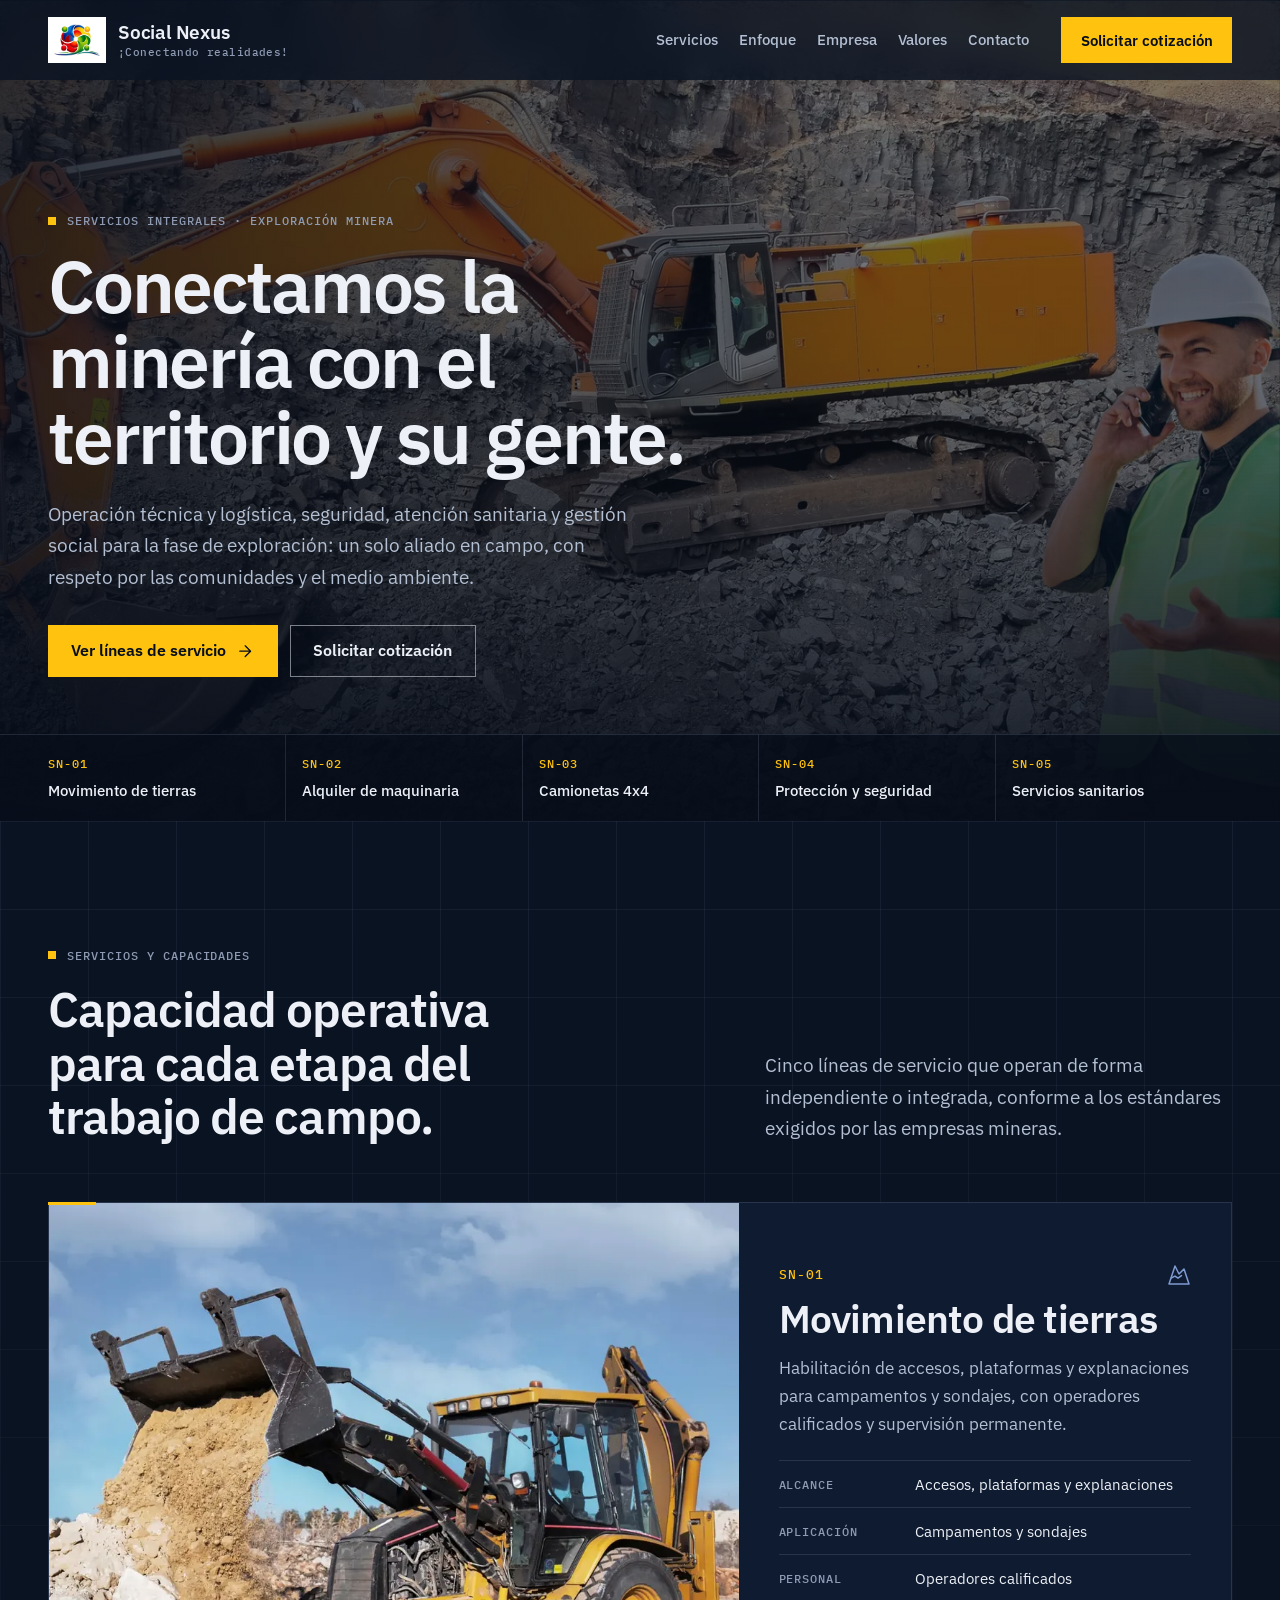
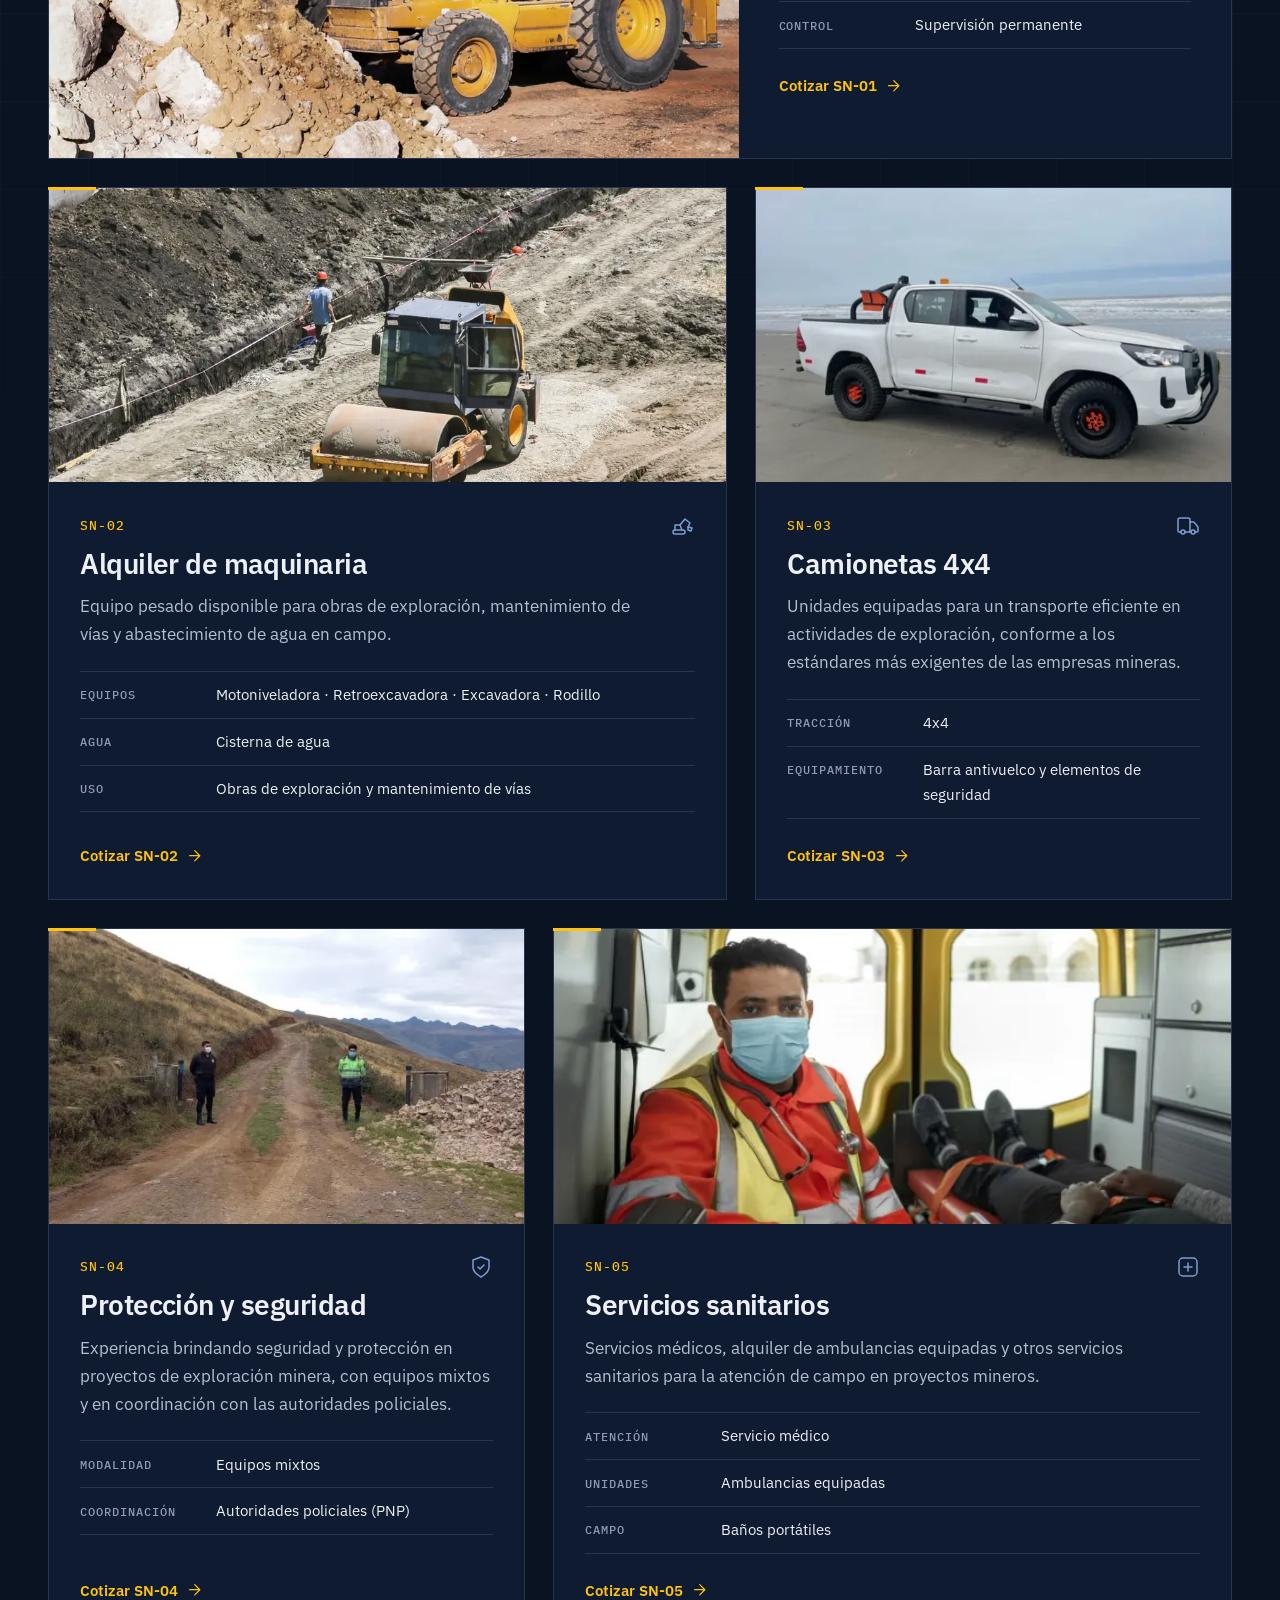
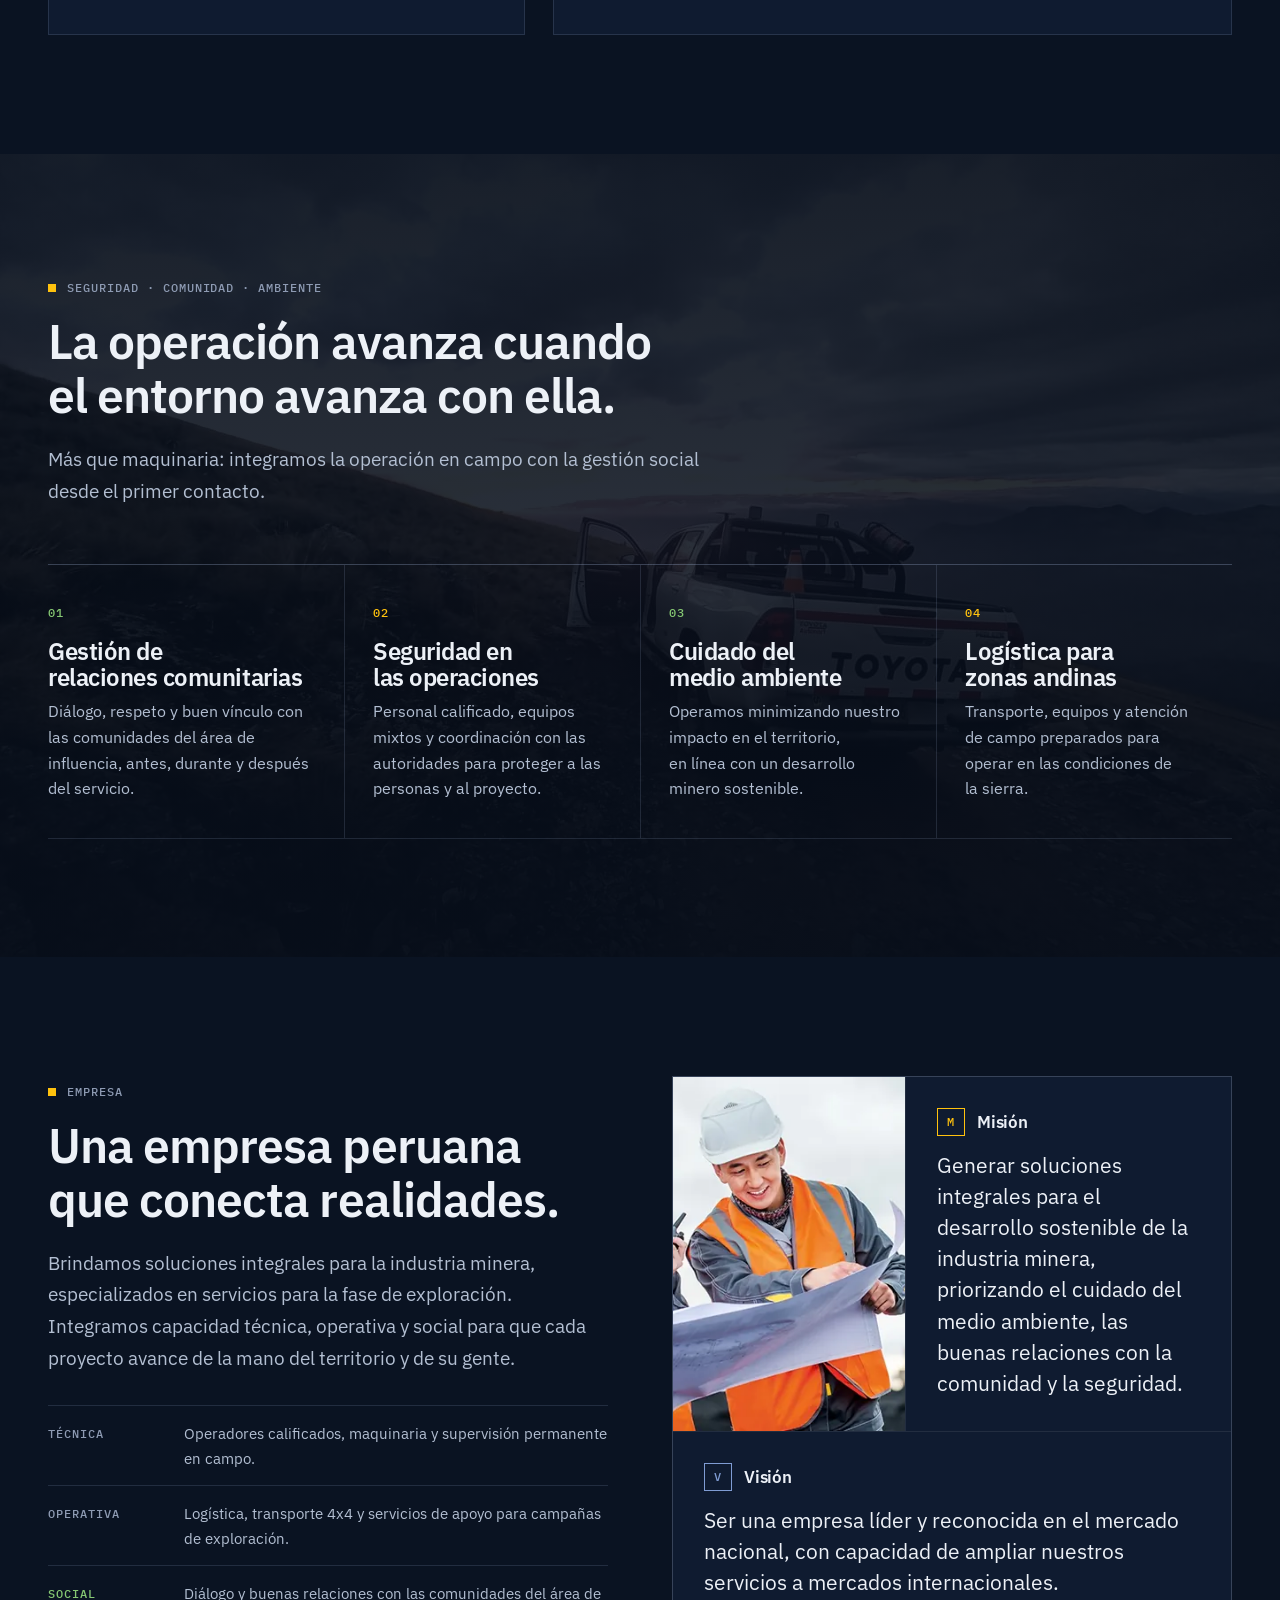
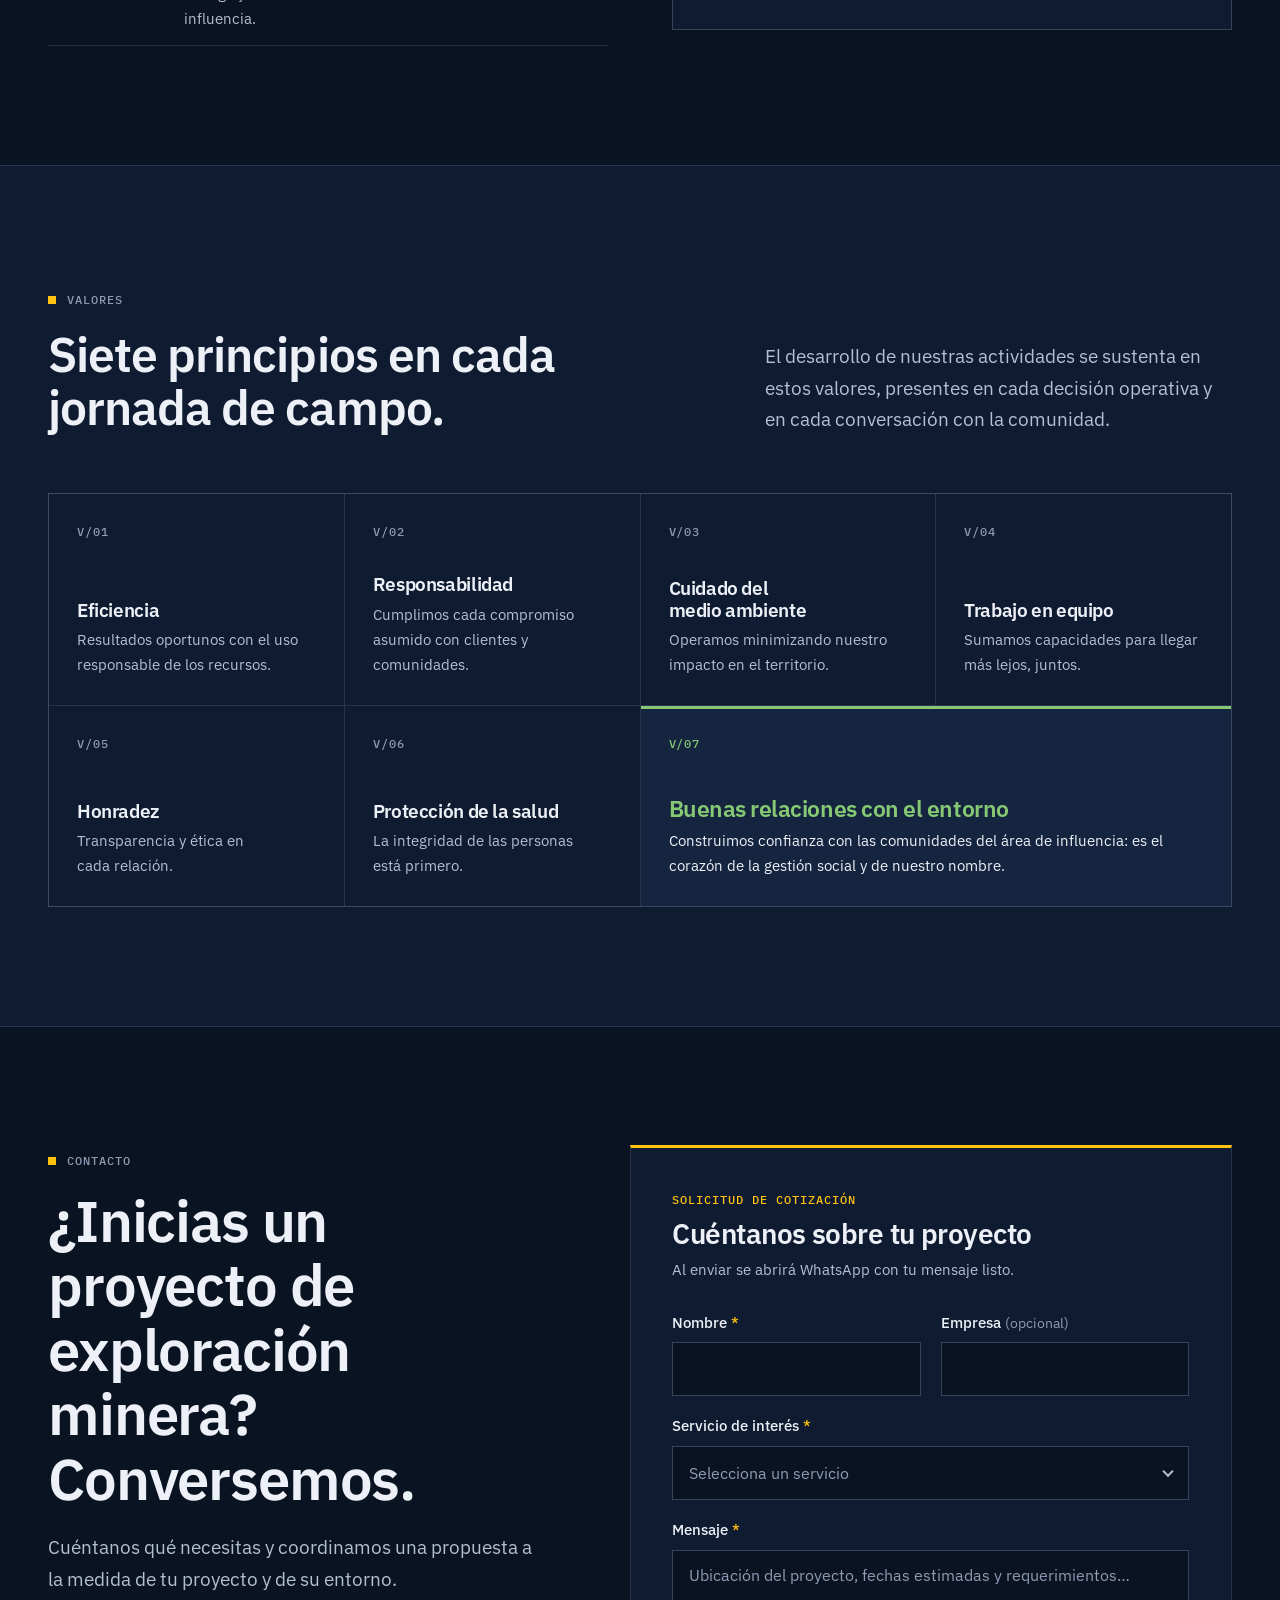
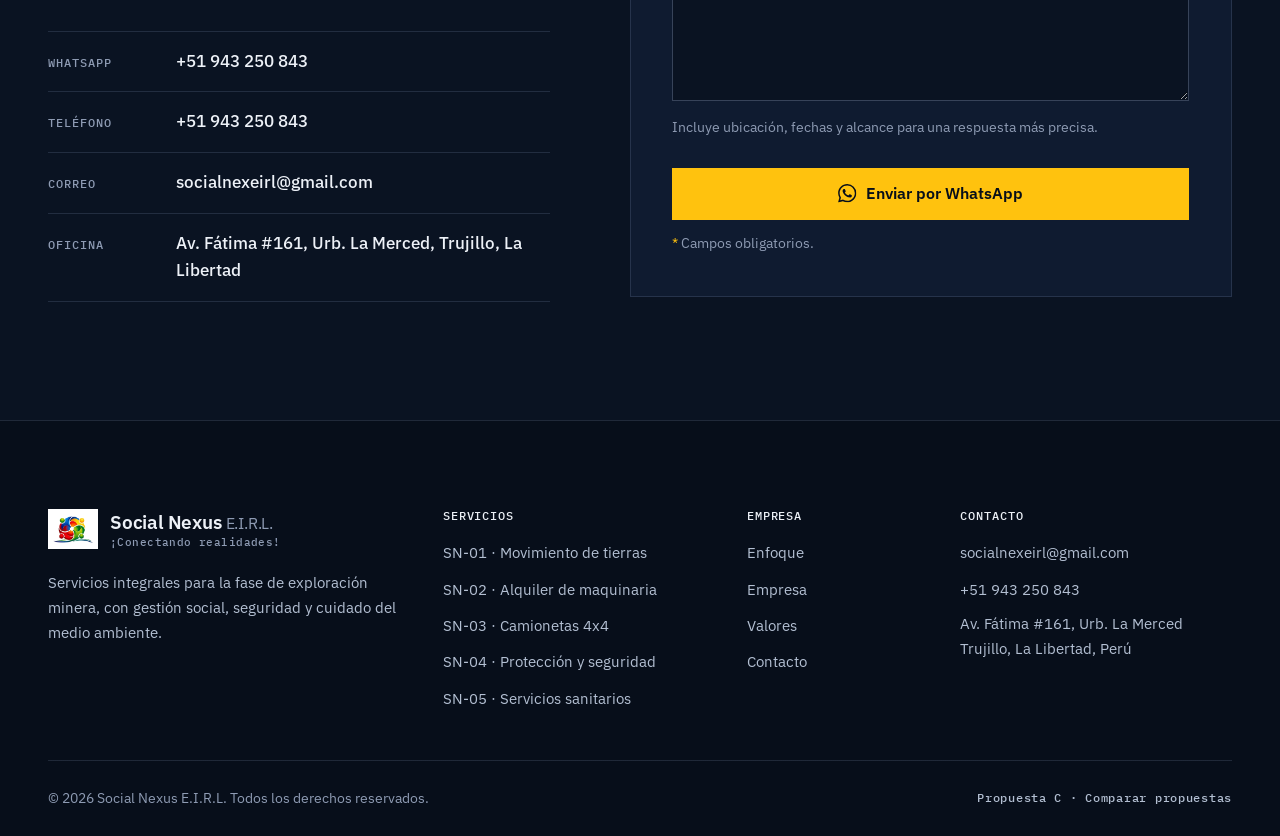
<file: site/v3/index.html>
<!DOCTYPE html>
<html lang="es" class="no-js">
<head>
  <meta charset="UTF-8">
  <meta name="viewport" content="width=device-width, initial-scale=1">
  <title>Social Nexus E.I.R.L. | Operaciones en campo para la exploración minera — Propuesta C</title>
  <meta name="description" content="Social Nexus E.I.R.L.: movimiento de tierras, alquiler de maquinaria, camionetas 4x4, protección y seguridad y servicios sanitarios para la exploración minera, con gestión social y cuidado ambiental.">
  <meta name="robots" content="noindex">
  <meta name="theme-color" content="#0A1322">
  <meta property="og:type" content="website">
  <meta property="og:locale" content="es_PE">
  <meta property="og:title" content="Social Nexus | Operaciones en campo para la exploración minera">
  <meta property="og:description" content="Servicios integrales para la fase de exploración minera, con gestión social, seguridad y cuidado del medio ambiente.">
  <meta property="og:image" content="https://hneyra.github.io/social-nexus-site/assets/img/og-social-nexus.jpg">
  <link rel="icon" href="../favicon.ico" sizes="any">
  <link rel="icon" type="image/png" sizes="32x32" href="../favicon-32x32.png">
  <link rel="apple-touch-icon" href="../apple-touch-icon.png">
  <link rel="preload" href="../assets/fonts/ibm-plex-sans-latin.woff2" as="font" type="font/woff2" crossorigin>
  <link rel="preload" href="../assets/fonts/ibm-plex-mono-latin.woff2" as="font" type="font/woff2" crossorigin>
  <link rel="preload" as="image" href="../assets/img/movimiento-tierras.webp" imagesrcset="../assets/img/movimiento-tierras-960.webp 960w, ../assets/img/movimiento-tierras.webp 1600w" imagesizes="100vw" fetchpriority="high">
  <link rel="stylesheet" href="style.css">
  <script>document.documentElement.classList.replace('no-js', 'js');</script>
</head>
<body>
  <a class="skip-link" href="#contenido">Saltar al contenido</a>

  <!-- ================= HEADER ================= -->
  <header class="hdr" id="hdr">
    <div class="wrap hdr-inner">
      <a href="#inicio" class="brand" aria-label="Social Nexus E.I.R.L. – ir al inicio">
        <span class="brand-plate"><img src="../assets/img/logo-simbolo.webp" alt="" width="270" height="183"></span>
        <span class="brand-text">
          <span class="brand-name">Social Nexus</span>
          <span class="brand-tag">¡Conectando realidades!</span>
        </span>
      </a>

      <nav class="nav" id="nav" aria-label="Principal">
        <ul class="nav-list">
          <li><a class="nav-link" href="#servicios">Servicios</a></li>
          <li><a class="nav-link" href="#enfoque">Enfoque</a></li>
          <li><a class="nav-link" href="#empresa">Empresa</a></li>
          <li><a class="nav-link" href="#valores">Valores</a></li>
          <li><a class="nav-link" href="#contacto">Contacto</a></li>
        </ul>
        <div class="nav-extra">
          <a href="#contacto" class="btn btn-y nav-cta">Solicitar cotización</a>
          <ul class="nav-contact">
            <li><a href="tel:+51943250843">+51 943 250 843</a></li>
            <li><a href="mailto:socialnexeirl@gmail.com">socialnexeirl@gmail.com</a></li>
          </ul>
        </div>
      </nav>

      <button class="nav-toggle" type="button" aria-expanded="false" aria-controls="nav">
        <span class="nav-toggle-label">Menú</span>
        <span class="nav-toggle-bars" aria-hidden="true"><span></span><span></span></span>
      </button>
    </div>
  </header>

  <main id="contenido">

    <!-- ================= HERO ================= -->
    <section class="hero" id="inicio" aria-labelledby="hero-title">
      <div class="hero-bg">
        <img src="../assets/img/movimiento-tierras.webp"
             srcset="../assets/img/movimiento-tierras-960.webp 960w, ../assets/img/movimiento-tierras.webp 1600w"
             sizes="100vw"
             alt="Excavadora realizando movimiento de tierras en una cantera, junto a un supervisor de campo"
             width="1600" height="908" fetchpriority="high">
      </div>
      <div class="wrap hero-inner">
        <p class="eyebrow">Servicios integrales · Exploración minera</p>
        <h1 id="hero-title" class="hero-title">Conectamos la minería con el territorio y su gente.</h1>
        <p class="hero-lead">Operación técnica y logística, seguridad, atención sanitaria y gestión social para la fase de exploración: un solo aliado en campo, con respeto por las comunidades y el medio ambiente.</p>
        <div class="hero-actions">
          <a href="#servicios" class="btn btn-y">Ver líneas de servicio
            <svg class="icon" aria-hidden="true"><use href="../assets/icons.svg#i-arrow"/></svg></a>
          <a href="#contacto" class="btn btn-line">Solicitar cotización</a>
        </div>
      </div>

      <!-- Franja de líneas de servicio -->
      <nav class="lines" aria-label="Líneas de servicio">
        <ol class="wrap lines-list">
          <li><a href="#sn-01"><span class="code">SN-01</span><span>Movimiento de tierras</span></a></li>
          <li><a href="#sn-02"><span class="code">SN-02</span><span>Alquiler de maquinaria</span></a></li>
          <li><a href="#sn-03"><span class="code">SN-03</span><span>Camionetas 4x4</span></a></li>
          <li><a href="#sn-04"><span class="code">SN-04</span><span>Protección y seguridad</span></a></li>
          <li><a href="#sn-05"><span class="code">SN-05</span><span>Servicios sanitarios</span></a></li>
        </ol>
      </nav>
    </section>

    <!-- ================= SERVICIOS ================= -->
    <section class="section services" id="servicios" aria-labelledby="services-title">
      <div class="wrap">
        <header class="head head--split reveal">
          <div>
            <p class="eyebrow">Servicios y capacidades</p>
            <h2 id="services-title" class="h2">Capacidad operativa para cada etapa del trabajo de campo.</h2>
          </div>
          <p class="intro">Cinco líneas de servicio que operan de forma independiente o integrada, conforme a los estándares exigidos por las empresas mineras.</p>
        </header>

        <div class="sheets">
          <!-- SN-01 -->
          <article class="sheet sheet--lead reveal" id="sn-01" aria-labelledby="sn-01-t">
            <figure class="sheet-media">
              <img src="../assets/img/retroexcavadora-carga-960.webp"
                   srcset="../assets/img/retroexcavadora-carga-960.webp 960w, ../assets/img/retroexcavadora-carga.webp 1600w"
                   sizes="(min-width: 1024px) 58vw, 100vw"
                   alt="Retroexcavadora descargando material para la habilitación de un acceso"
                   width="1600" height="1288" loading="lazy" decoding="async">
            </figure>
            <div class="sheet-body">
              <p class="sheet-code"><span>SN-01</span><svg class="icon" aria-hidden="true"><use href="../assets/icons.svg#i-mountain"/></svg></p>
              <h3 id="sn-01-t" class="sheet-title">Movimiento de tierras</h3>
              <p class="sheet-text">Habilitación de accesos, plataformas y explanaciones para campamentos y sondajes, con operadores calificados y supervisión permanente.</p>
              <dl class="spec">
                <div><dt>Alcance</dt><dd>Accesos, plataformas y explanaciones</dd></div>
                <div><dt>Aplicación</dt><dd>Campamentos y sondajes</dd></div>
                <div><dt>Personal</dt><dd>Operadores calificados</dd></div>
                <div><dt>Control</dt><dd>Supervisión permanente</dd></div>
              </dl>
              <a href="#contacto" class="more" data-service="Movimiento de tierras">Cotizar SN-01 <svg class="icon" aria-hidden="true"><use href="../assets/icons.svg#i-arrow"/></svg></a>
            </div>
          </article>

          <!-- SN-02 -->
          <article class="sheet sheet--wide reveal" id="sn-02" aria-labelledby="sn-02-t">
            <figure class="sheet-media">
              <img src="../assets/img/rodillo-960.webp"
                   srcset="../assets/img/rodillo-960.webp 960w, ../assets/img/rodillo.webp 1600w"
                   sizes="(min-width: 1024px) 56vw, 100vw"
                   alt="Rodillo compactador trabajando en la habilitación de una vía"
                   width="1600" height="1142" loading="lazy" decoding="async">
            </figure>
            <div class="sheet-body">
              <p class="sheet-code"><span>SN-02</span><svg class="icon" aria-hidden="true"><use href="../assets/icons.svg#i-excavator"/></svg></p>
              <h3 id="sn-02-t" class="sheet-title">Alquiler de maquinaria</h3>
              <p class="sheet-text">Equipo pesado disponible para obras de exploración, mantenimiento de vías y abastecimiento de agua en campo.</p>
              <dl class="spec">
                <div><dt>Equipos</dt><dd>Motoniveladora · Retroexcavadora · Excavadora · Rodillo</dd></div>
                <div><dt>Agua</dt><dd>Cisterna de agua</dd></div>
                <div><dt>Uso</dt><dd>Obras de exploración y mantenimiento de vías</dd></div>
              </dl>
              <a href="#contacto" class="more" data-service="Alquiler de maquinaria">Cotizar SN-02 <svg class="icon" aria-hidden="true"><use href="../assets/icons.svg#i-arrow"/></svg></a>
            </div>
          </article>

          <!-- SN-03 -->
          <article class="sheet sheet--narrow reveal" id="sn-03" aria-labelledby="sn-03-t">
            <figure class="sheet-media">
              <img src="../assets/img/camioneta-playa.webp"
                   alt="Camioneta 4x4 blanca equipada con barra antivuelco"
                   width="599" height="402" loading="lazy" decoding="async">
            </figure>
            <div class="sheet-body">
              <p class="sheet-code"><span>SN-03</span><svg class="icon" aria-hidden="true"><use href="../assets/icons.svg#i-truck"/></svg></p>
              <h3 id="sn-03-t" class="sheet-title">Camionetas 4x4</h3>
              <p class="sheet-text">Unidades equipadas para un transporte eficiente en actividades de exploración, conforme a los estándares más exigentes de las empresas mineras.</p>
              <dl class="spec">
                <div><dt>Tracción</dt><dd>4x4</dd></div>
                <div><dt>Equipamiento</dt><dd>Barra antivuelco y elementos de seguridad</dd></div>
              </dl>
              <a href="#contacto" class="more" data-service="Alquiler de camionetas 4x4">Cotizar SN-03 <svg class="icon" aria-hidden="true"><use href="../assets/icons.svg#i-arrow"/></svg></a>
            </div>
          </article>

          <!-- SN-04 -->
          <article class="sheet sheet--narrow reveal" id="sn-04" aria-labelledby="sn-04-t">
            <figure class="sheet-media">
              <img src="../assets/img/seguridad-control.webp"
                   alt="Personal de seguridad en un camino rural de la sierra"
                   width="570" height="332" loading="lazy" decoding="async">
            </figure>
            <div class="sheet-body">
              <p class="sheet-code"><span>SN-04</span><svg class="icon" aria-hidden="true"><use href="../assets/icons.svg#i-shield"/></svg></p>
              <h3 id="sn-04-t" class="sheet-title">Protección y seguridad</h3>
              <p class="sheet-text">Experiencia brindando seguridad y protección en proyectos de exploración minera, con equipos mixtos y en coordinación con las autoridades policiales.</p>
              <dl class="spec">
                <div><dt>Modalidad</dt><dd>Equipos mixtos</dd></div>
                <div><dt>Coordinación</dt><dd>Autoridades policiales (PNP)</dd></div>
              </dl>
              <a href="#contacto" class="more" data-service="Protección y seguridad">Cotizar SN-04 <svg class="icon" aria-hidden="true"><use href="../assets/icons.svg#i-arrow"/></svg></a>
            </div>
          </article>

          <!-- SN-05 -->
          <article class="sheet sheet--wide sheet--flip reveal" id="sn-05" aria-labelledby="sn-05-t">
            <figure class="sheet-media">
              <img src="../assets/img/servicio-medico.webp"
                   alt="Paramédico con mascarilla atendiendo dentro de una ambulancia"
                   width="617" height="334" loading="lazy" decoding="async">
            </figure>
            <div class="sheet-body">
              <p class="sheet-code"><span>SN-05</span><svg class="icon" aria-hidden="true"><use href="../assets/icons.svg#i-medical"/></svg></p>
              <h3 id="sn-05-t" class="sheet-title">Servicios sanitarios</h3>
              <p class="sheet-text">Servicios médicos, alquiler de ambulancias equipadas y otros servicios sanitarios para la atención de campo en proyectos mineros.</p>
              <dl class="spec">
                <div><dt>Atención</dt><dd>Servicio médico</dd></div>
                <div><dt>Unidades</dt><dd>Ambulancias equipadas</dd></div>
                <div><dt>Campo</dt><dd>Baños portátiles</dd></div>
              </dl>
              <a href="#contacto" class="more" data-service="Servicios sanitarios">Cotizar SN-05 <svg class="icon" aria-hidden="true"><use href="../assets/icons.svg#i-arrow"/></svg></a>
            </div>
          </article>
        </div>
      </div>
    </section>

    <!-- ================= ENFOQUE ================= -->
    <section class="section approach" id="enfoque" aria-labelledby="approach-title">
      <div class="approach-bg" aria-hidden="true">
        <img src="../assets/img/camioneta-andes-960.webp"
             srcset="../assets/img/camioneta-andes-960.webp 960w, ../assets/img/camioneta-andes.webp 1280w"
             sizes="100vw" alt="" width="1280" height="960" loading="lazy" decoding="async">
      </div>
      <div class="wrap">
        <header class="head reveal">
          <p class="eyebrow">Seguridad · Comunidad · Ambiente</p>
          <h2 id="approach-title" class="h2">La operación avanza cuando el entorno avanza con ella.</h2>
          <p class="intro">Más que maquinaria: integramos la operación en campo con la gestión social desde el primer contacto.</p>
        </header>
        <ol class="pillars">
          <li class="pillar pillar--green reveal">
            <span class="code">01</span>
            <h3>Gestión de relaciones comunitarias</h3>
            <p>Diálogo, respeto y buen vínculo con las comunidades del área de influencia, antes, durante y después del servicio.</p>
          </li>
          <li class="pillar reveal">
            <span class="code">02</span>
            <h3>Seguridad en las operaciones</h3>
            <p>Personal calificado, equipos mixtos y coordinación con las autoridades para proteger a las personas y al proyecto.</p>
          </li>
          <li class="pillar pillar--green reveal">
            <span class="code">03</span>
            <h3>Cuidado del medio ambiente</h3>
            <p>Operamos minimizando nuestro impacto en el territorio, en línea con un desarrollo minero sostenible.</p>
          </li>
          <li class="pillar reveal">
            <span class="code">04</span>
            <h3>Logística para zonas andinas</h3>
            <p>Transporte, equipos y atención de campo preparados para operar en las condiciones de la sierra.</p>
          </li>
        </ol>
      </div>
    </section>

    <!-- ================= EMPRESA ================= -->
    <section class="section company" id="empresa" aria-labelledby="company-title">
      <div class="wrap company-grid">
        <div class="company-copy reveal">
          <p class="eyebrow">Empresa</p>
          <h2 id="company-title" class="h2">Una empresa peruana que conecta realidades.</h2>
          <p class="intro">Brindamos soluciones integrales para la industria minera, especializados en servicios para la fase de exploración. Integramos capacidad técnica, operativa y social para que cada proyecto avance de la mano del territorio y de su gente.</p>
          <dl class="spec spec--caps">
            <div><dt>Técnica</dt><dd>Operadores calificados, maquinaria y supervisión permanente en campo.</dd></div>
            <div><dt>Operativa</dt><dd>Logística, transporte 4x4 y servicios de apoyo para campañas de exploración.</dd></div>
            <div><dt class="is-green">Social</dt><dd>Diálogo y buenas relaciones con las comunidades del área de influencia.</dd></div>
          </dl>
        </div>

        <div class="company-side">
          <figure class="company-photo reveal">
            <img src="../assets/img/ingenieros.webp" alt="Profesionales con casco y chaleco revisando planos en campo" width="400" height="400" loading="lazy" decoding="async">
          </figure>
          <article class="mv mv--mission reveal">
            <h3><span class="code">M</span> Misión</h3>
            <p>Generar soluciones integrales para el desarrollo sostenible de la industria minera, priorizando el cuidado del medio ambiente, las buenas relaciones con la comunidad y la seguridad.</p>
          </article>
          <article class="mv mv--vision reveal">
            <h3><span class="code">V</span> Visión</h3>
            <p>Ser una empresa líder y reconocida en el mercado nacional, con capacidad de ampliar nuestros servicios a mercados internacionales.</p>
          </article>
        </div>
      </div>
    </section>

    <!-- ================= VALORES ================= -->
    <section class="section values" id="valores" aria-labelledby="values-title">
      <div class="wrap">
        <header class="head head--split reveal">
          <div>
            <p class="eyebrow">Valores</p>
            <h2 id="values-title" class="h2">Siete principios en cada jornada de campo.</h2>
          </div>
          <p class="intro">El desarrollo de nuestras actividades se sustenta en estos valores, presentes en cada decisión operativa y en cada conversación con la comunidad.</p>
        </header>
        <ul class="matrix">
          <li class="cell reveal"><span class="code">V/01</span><h3>Eficiencia</h3><p>Resultados oportunos con el uso responsable de los recursos.</p></li>
          <li class="cell reveal"><span class="code">V/02</span><h3>Responsabilidad</h3><p>Cumplimos cada compromiso asumido con clientes y comunidades.</p></li>
          <li class="cell reveal"><span class="code">V/03</span><h3>Cuidado del medio ambiente</h3><p>Operamos minimizando nuestro impacto en el territorio.</p></li>
          <li class="cell reveal"><span class="code">V/04</span><h3>Trabajo en equipo</h3><p>Sumamos capacidades para llegar más lejos, juntos.</p></li>
          <li class="cell reveal"><span class="code">V/05</span><h3>Honradez</h3><p>Transparencia y ética en cada relación.</p></li>
          <li class="cell reveal"><span class="code">V/06</span><h3>Protección de la salud</h3><p>La integridad de las personas está primero.</p></li>
          <li class="cell cell--key reveal"><span class="code">V/07</span><h3>Buenas relaciones con el entorno</h3><p>Construimos confianza con las comunidades del área de influencia: es el corazón de la gestión social y de nuestro nombre.</p></li>
        </ul>
      </div>
    </section>

    <!-- ================= CTA + CONTACTO ================= -->
    <section class="section contact" id="contacto" aria-labelledby="contact-title">
      <div class="wrap contact-grid">
        <div class="contact-copy reveal">
          <p class="eyebrow">Contacto</p>
          <h2 id="contact-title" class="h2 cta-title">¿Inicias un proyecto de exploración minera? Conversemos.</h2>
          <p class="intro">Cuéntanos qué necesitas y coordinamos una propuesta a la medida de tu proyecto y de su entorno.</p>
          <ul class="channels">
            <li><a href="https://wa.me/51943250843" target="_blank" rel="noopener"><span class="code">WhatsApp</span><strong>+51 943 250 843</strong></a></li>
            <li><a href="tel:+51943250843"><span class="code">Teléfono</span><strong>+51 943 250 843</strong></a></li>
            <li><a href="mailto:socialnexeirl@gmail.com"><span class="code">Correo</span><strong>socialnexeirl@gmail.com</strong></a></li>
            <li><a href="https://www.google.com/maps/search/?api=1&amp;query=Av.%20F%C3%A1tima%20161%2C%20Urb.%20La%20Merced%2C%20Trujillo%2C%20La%20Libertad%2C%20Per%C3%BA" target="_blank" rel="noopener"><span class="code">Oficina</span><strong>Av. Fátima #161, Urb. La Merced, Trujillo, La Libertad</strong></a></li>
          </ul>
        </div>

        <form class="form reveal" id="contact-form" novalidate aria-labelledby="form-title">
          <div class="form-head">
            <p class="code">Solicitud de cotización</p>
            <h3 id="form-title">Cuéntanos sobre tu proyecto</h3>
            <p>Al enviar se abrirá WhatsApp con tu mensaje listo.</p>
          </div>
          <div class="form-row">
            <div class="field">
              <label for="c-name">Nombre <span class="req" aria-hidden="true">*</span></label>
              <input id="c-name" name="name" type="text" required autocomplete="name" aria-describedby="c-name-error">
              <p class="field-error" id="c-name-error" aria-live="polite"></p>
            </div>
            <div class="field">
              <label for="c-company">Empresa <span class="opt">(opcional)</span></label>
              <input id="c-company" name="company" type="text" autocomplete="organization">
            </div>
          </div>
          <div class="field">
            <label for="c-service">Servicio de interés <span class="req" aria-hidden="true">*</span></label>
            <div class="select-wrap">
              <select id="c-service" name="service" required aria-describedby="c-service-error">
                <option value="" selected disabled>Selecciona un servicio</option>
                <option>Movimiento de tierras</option>
                <option>Alquiler de maquinaria</option>
                <option>Alquiler de camionetas 4x4</option>
                <option>Protección y seguridad</option>
                <option>Servicios sanitarios</option>
                <option>Varios servicios</option>
              </select>
            </div>
            <p class="field-error" id="c-service-error" aria-live="polite"></p>
          </div>
          <div class="field">
            <label for="c-msg">Mensaje <span class="req" aria-hidden="true">*</span></label>
            <textarea id="c-msg" name="message" rows="5" required aria-describedby="c-msg-hint c-msg-error" placeholder="Ubicación del proyecto, fechas estimadas y requerimientos…"></textarea>
            <p class="field-hint" id="c-msg-hint">Incluye ubicación, fechas y alcance para una respuesta más precisa.</p>
            <p class="field-error" id="c-msg-error" aria-live="polite"></p>
          </div>
          <button type="submit" class="btn btn-y btn-block">
            <svg class="icon" aria-hidden="true"><use href="../assets/icons.svg#i-whatsapp"/></svg>
            Enviar por WhatsApp
          </button>
          <p class="form-note"><span class="req" aria-hidden="true">*</span> Campos obligatorios.</p>
          <div class="form-status" id="form-status" role="status" aria-live="polite" hidden></div>
        </form>
      </div>
    </section>
  </main>

  <!-- ================= FOOTER ================= -->
  <footer class="ftr">
    <div class="wrap ftr-grid">
      <div class="ftr-brand">
        <a href="#inicio" class="brand" aria-label="Social Nexus E.I.R.L. – ir al inicio">
          <span class="brand-plate"><img src="../assets/img/logo-simbolo.webp" alt="" width="270" height="183" loading="lazy"></span>
          <span class="brand-text"><span class="brand-name">Social Nexus <span class="muted">E.I.R.L.</span></span><span class="brand-tag">¡Conectando realidades!</span></span>
        </a>
        <p>Servicios integrales para la fase de exploración minera, con gestión social, seguridad y cuidado del medio ambiente.</p>
      </div>
      <nav class="ftr-col" aria-label="Servicios">
        <h2 class="ftr-title">Servicios</h2>
        <ul>
          <li><a href="#sn-01">SN-01 · Movimiento de tierras</a></li>
          <li><a href="#sn-02">SN-02 · Alquiler de maquinaria</a></li>
          <li><a href="#sn-03">SN-03 · Camionetas 4x4</a></li>
          <li><a href="#sn-04">SN-04 · Protección y seguridad</a></li>
          <li><a href="#sn-05">SN-05 · Servicios sanitarios</a></li>
        </ul>
      </nav>
      <nav class="ftr-col" aria-label="Navegación del pie de página">
        <h2 class="ftr-title">Empresa</h2>
        <ul>
          <li><a href="#enfoque">Enfoque</a></li>
          <li><a href="#empresa">Empresa</a></li>
          <li><a href="#valores">Valores</a></li>
          <li><a href="#contacto">Contacto</a></li>
        </ul>
      </nav>
      <div class="ftr-col">
        <h2 class="ftr-title">Contacto</h2>
        <address>
          <ul>
            <li><a href="mailto:socialnexeirl@gmail.com">socialnexeirl@gmail.com</a></li>
            <li><a href="tel:+51943250843">+51 943 250 843</a></li>
            <li>Av. Fátima #161, Urb. La Merced<br>Trujillo, La Libertad, Perú</li>
          </ul>
        </address>
      </div>
    </div>
    <div class="wrap ftr-bottom">
      <p>© <span id="year">2026</span> Social Nexus E.I.R.L. Todos los derechos reservados.</p>
      <a href="../comparar/" class="ftr-compare">Propuesta C · Comparar propuestas</a>
    </div>
  </footer>

  <script>
  (function () {
    'use strict';
    var WA = 'https://wa.me/51943250843';
    var doc = document.documentElement;
    var reduceMotion = window.matchMedia('(prefers-reduced-motion: reduce)').matches;

    /* Header al hacer scroll */
    var hdr = document.getElementById('hdr');
    function onScroll() { hdr.classList.toggle('is-scrolled', window.scrollY > 8); }
    window.addEventListener('scroll', onScroll, { passive: true }); onScroll();

    /* Menú móvil accesible */
    var toggle = document.querySelector('.nav-toggle');
    var nav = document.getElementById('nav');
    var label = toggle.querySelector('.nav-toggle-label');
    function isOpen() { return doc.classList.contains('menu-open'); }
    function setMenu(open, restore) {
      doc.classList.toggle('menu-open', open);
      toggle.setAttribute('aria-expanded', String(open));
      label.textContent = open ? 'Cerrar' : 'Menú';
      if (open) { var a = nav.querySelector('a'); if (a) a.focus(); }
      else if (restore) toggle.focus();
    }
    toggle.addEventListener('click', function () { setMenu(!isOpen(), true); });
    nav.addEventListener('click', function (e) { if (e.target.closest('a') && isOpen()) setMenu(false); });
    document.addEventListener('keydown', function (e) {
      if (!isOpen()) return;
      if (e.key === 'Escape') { setMenu(false, true); return; }
      if (e.key === 'Tab') {
        var f = Array.prototype.slice.call(nav.querySelectorAll('a')).concat([toggle]);
        var i = f.indexOf(document.activeElement);
        if (e.shiftKey && i <= 0) { e.preventDefault(); f[f.length - 1].focus(); }
        else if (!e.shiftKey && i === f.length - 1) { e.preventDefault(); f[0].focus(); }
      }
    });
    var mq = window.matchMedia('(min-width: 1080px)');
    (mq.addEventListener ? mq.addEventListener.bind(mq, 'change') : mq.addListener.bind(mq))(function (e) { if (e.matches && isOpen()) setMenu(false); });

    /* Sección activa + aparición discreta */
    if ('IntersectionObserver' in window) {
      var links = Array.prototype.slice.call(document.querySelectorAll('.nav-link'));
      var targets = links.map(function (a) { return document.querySelector(a.getAttribute('href')); });
      targets.push(document.getElementById('inicio'));
      var spy = new IntersectionObserver(function (entries) {
        entries.forEach(function (en) {
          if (!en.isIntersecting) return;
          links.forEach(function (a) {
            if (a.getAttribute('href') === '#' + en.target.id) a.setAttribute('aria-current', 'true');
            else a.removeAttribute('aria-current');
          });
        });
      }, { rootMargin: '-45% 0px -50% 0px' });
      targets.forEach(function (t) { if (t) spy.observe(t); });

      if (!reduceMotion) {
        var io = new IntersectionObserver(function (entries) {
          entries.forEach(function (en) { if (en.isIntersecting) { en.target.classList.add('is-in'); io.unobserve(en.target); } });
        }, { threshold: 0.12, rootMargin: '0px 0px -40px 0px' });
        document.querySelectorAll('.reveal').forEach(function (el) { io.observe(el); });
      } else { doc.classList.add('no-reveal'); }
    } else { doc.classList.add('no-reveal'); }

    document.getElementById('year').textContent = new Date().getFullYear();

    /* Formulario → WhatsApp */
    var form = document.getElementById('contact-form');
    var status = document.getElementById('form-status');
    var fields = {
      name: { el: form.elements.name, msg: 'Indica tu nombre (mínimo 2 caracteres).', min: 2 },
      service: { el: form.elements.service, msg: 'Selecciona el servicio de tu interés.' },
      message: { el: form.elements.message, msg: 'Cuéntanos brevemente tu requerimiento (mínimo 10 caracteres).', min: 10 }
    };
    function validate(k) {
      var f = fields[k], v = f.el.value.trim();
      var ok = f.min ? v.length >= f.min : v !== '';
      var field = f.el.closest('.field');
      f.el.setAttribute('aria-invalid', String(!ok));
      field.classList.toggle('is-invalid', !ok);
      field.classList.toggle('is-valid', ok);
      document.getElementById(f.el.id + '-error').textContent = ok ? '' : f.msg;
      return ok;
    }
    Object.keys(fields).forEach(function (k) {
      var el = fields[k].el;
      el.addEventListener('blur', function () { if (el.value.trim() !== '' || el.hasAttribute('aria-invalid')) validate(k); });
      el.addEventListener(k === 'service' ? 'change' : 'input', function () { if (el.hasAttribute('aria-invalid')) validate(k); });
    });
    document.querySelectorAll('[data-service]').forEach(function (a) {
      a.addEventListener('click', function () {
        var sel = fields.service.el, val = a.getAttribute('data-service');
        for (var i = 0; i < sel.options.length; i++) {
          if (sel.options[i].text === val) { sel.selectedIndex = i; if (sel.hasAttribute('aria-invalid')) validate('service'); break; }
        }
      });
    });
    form.addEventListener('submit', function (e) {
      e.preventDefault();
      var bad = null;
      Object.keys(fields).forEach(function (k) { if (!validate(k) && !bad) bad = fields[k].el; });
      status.hidden = false;
      if (bad) {
        status.className = 'form-status is-error';
        status.textContent = 'Revisa los campos marcados para continuar.';
        bad.focus();
        return;
      }
      var company = form.elements.company.value.trim();
      var txt = 'Hola Social Nexus, soy ' + form.elements.name.value.trim() +
        (company ? ' de ' + company : '') + '.\n' +
        'Servicio de interés: ' + form.elements.service.value + '\n\n' +
        form.elements.message.value.trim();
      var url = WA + '?text=' + encodeURIComponent(txt);
      // Sin 'noopener' en features: con él window.open() devuelve siempre null
      var win = window.open(url, '_blank');
      if (win) { try { win.opener = null; } catch (err) {} }
      status.className = 'form-status is-success';
      status.innerHTML = '';
      var s = document.createElement('strong');
      s.textContent = 'Tu mensaje está listo en WhatsApp.';
      var p = document.createElement('span');
      p.appendChild(document.createTextNode(win ? ' Solo falta enviarlo desde la conversación. ' : ' Si no se abrió automáticamente, '));
      var a = document.createElement('a');
      a.href = url; a.target = '_blank'; a.rel = 'noopener';
      a.textContent = win ? 'Abrir de nuevo' : 'abre WhatsApp aquí';
      p.appendChild(a); status.appendChild(s); status.appendChild(p);
    });
  })();
  </script>
</body>
</html>
</file>
<file: site/style.css>
/* =====================================================================
   Social Nexus E.I.R.L. — ¡Conectando realidades!
   Modern Industrial Corporate · Mining & Social Responsibility
   ---------------------------------------------------------------------
   1. Fuentes          5. Header y navegación   9. Enfoque
   2. Tokens           6. Hero                 10. Valores
   3. Base             7. Nosotros             11. CTA y contacto
   4. Componentes      8. Servicios            12. Footer · utilidades
   ===================================================================== */

/* ---------- 1. FUENTES (auto-alojadas, subconjunto latino, OFL) ---------- */
@font-face {
  font-family: 'Archivo';
  src: url('assets/fonts/archivo-latin.woff2') format('woff2');
  font-weight: 500 800;
  font-style: normal;
  font-display: swap;
  unicode-range: U+0000-00FF, U+0131, U+0152-0153, U+02BB-02BC, U+02C6, U+02DA, U+02DC, U+0304, U+0308, U+0329, U+2000-206F, U+20AC, U+2122, U+2191, U+2193, U+2212, U+2215, U+FEFF, U+FFFD;
}
@font-face {
  font-family: 'Public Sans';
  src: url('assets/fonts/public-sans-latin.woff2') format('woff2');
  font-weight: 400 600;
  font-style: normal;
  font-display: swap;
  unicode-range: U+0000-00FF, U+0131, U+0152-0153, U+02BB-02BC, U+02C6, U+02DA, U+02DC, U+0304, U+0308, U+0329, U+2000-206F, U+20AC, U+2122, U+2191, U+2193, U+2212, U+2215, U+FEFF, U+FFFD;
}

/* ---------- 2. TOKENS ---------- */
:root {
  /* Marca: el azul institucional es la base; navy derivado para profundidad */
  --navy-950: #0B1628;
  --navy-900: #112038;
  --navy-800: #1A2E50;
  --blue-700: #2B4471;
  --blue:     #36538A;   /* azul institucional */
  --blue-300: #9FB2D6;
  --blue-100: #DDE4F0;

  /* Superficies cálidas y grafito */
  --white:    #FFFFFF;
  --paper:    #F7F5F0;
  --sand:     #EEEAE1;
  --line:     #DCD6C9;
  --line-dk:  rgba(255, 255, 255, .14);
  --ink:      #151A23;   /* titulares */
  --graphite: #2C323D;   /* texto */
  --muted:    #5B6271;   /* texto secundario (≥ 5.5:1 sobre papel) */
  --on-dark:  #E7ECF4;
  --on-dark-muted: #A9B5CA;

  /* Acentos (uso limitado y jerarquizado) */
  --gold:      #E8A814;  /* acción principal, marcadores */
  --gold-hi:   #F5BB2E;
  --gold-text: #8A5B00;  /* dorado legible sobre fondos claros */
  --green:     #3A7F2A;  /* sostenibilidad / comunidad */
  --green-lt:  #8FCB7B;
  --error:     #B42318;
  --success:   #2F6E22;

  /* Colores del logo: solo como firma de marca */
  --logo-red:    #E2231A;
  --logo-orange: #F39200;
  --logo-yellow: #FFC20E;
  --logo-green:  #4BA82E;

  /* Tipografía */
  --font-display: 'Archivo', 'Arial Narrow', system-ui, sans-serif;
  --font-text: 'Public Sans', system-ui, -apple-system, 'Segoe UI', Roboto, sans-serif;

  --fs-hero:  clamp(2.5rem, 1.55rem + 3.9vw, 4.85rem);
  --fs-h2:    clamp(2rem, 1.45rem + 2.1vw, 3.3rem);
  --fs-h3:    clamp(1.5rem, 1.25rem + .9vw, 2.1rem);
  --fs-h4:    clamp(1.2rem, 1.12rem + .3vw, 1.375rem);
  --fs-lead:  clamp(1.075rem, 1rem + .3vw, 1.25rem);
  --fs-body:  1.0625rem;
  --fs-small: .9375rem;
  --fs-label: .75rem;

  /* Espaciado (base 4 px) */
  --s-1: .25rem; --s-2: .5rem; --s-3: .75rem; --s-4: 1rem; --s-5: 1.5rem;
  --s-6: 2rem;  --s-7: 3rem;  --s-8: 4rem;   --s-9: 6rem;
  --section-y: clamp(4.5rem, 2.8rem + 6vw, 8.5rem);

  /* Layout */
  --container: 1320px;
  --gutter: clamp(1.25rem, .6rem + 3vw, 3rem);
  --header-h: 68px;
  --radius: 2px;

  /* Movimiento */
  --ease: cubic-bezier(.2, .7, .2, 1);
  --dur: .25s;
}
@media (min-width: 1080px) { :root { --header-h: 84px; } }

/* ---------- 3. BASE ---------- */
*, *::before, *::after { box-sizing: border-box; }
* { margin: 0; padding: 0; }
html {
  scroll-behavior: smooth;
  scroll-padding-top: calc(var(--header-h) + 8px);
  -webkit-text-size-adjust: 100%;
  text-size-adjust: 100%;
}
body {
  font-family: var(--font-text);
  font-size: var(--fs-body);
  line-height: 1.65;
  color: var(--graphite);
  background: var(--paper);
  -webkit-font-smoothing: antialiased;
  overflow-x: clip;
}
img { display: block; max-width: 100%; height: auto; }
a { color: inherit; text-decoration: none; }
ul, ol { list-style: none; }
button, input, select, textarea { font: inherit; color: inherit; }
button { cursor: pointer; background: none; border: 0; }
address { font-style: normal; }
h1, h2, h3, h4 {
  font-family: var(--font-display);
  color: var(--ink);
  font-weight: 600;
  line-height: 1.1;
  letter-spacing: -.02em;
  text-wrap: balance;
}
p { text-wrap: pretty; }
strong { font-weight: 600; }

:focus-visible {
  outline: 3px solid var(--gold);
  outline-offset: 3px;
}
::selection { background: var(--blue); color: var(--white); }

.container {
  width: 100%;
  max-width: var(--container);
  margin-inline: auto;
  padding-inline: var(--gutter);
}
.section { padding-block: var(--section-y); }

.visually-hidden {
  position: absolute !important; width: 1px; height: 1px; overflow: hidden;
  clip: rect(0 0 0 0); clip-path: inset(50%); white-space: nowrap;
}
.skip-link {
  position: absolute; left: var(--s-4); top: -100px; z-index: 200;
  background: var(--navy-900); color: var(--white);
  padding: var(--s-3) var(--s-4); font-weight: 600;
}
.skip-link:focus { top: var(--s-4); }

.icon {
  width: 1.15em; height: 1.15em; flex-shrink: 0;
  fill: none; stroke: currentColor; stroke-width: 1.8;
  stroke-linecap: round; stroke-linejoin: round;
}

/* ---------- 4. COMPONENTES ---------- */

/* Etiqueta de sección: filete dorado + versalitas */
.label {
  display: inline-flex; align-items: center; gap: .75rem;
  font-family: var(--font-display);
  font-size: var(--fs-label);
  font-weight: 600;
  letter-spacing: .16em;
  text-transform: uppercase;
  color: var(--blue);
}
.label::before {
  content: ""; width: 24px; height: 2px; background: var(--gold);
}
.label--light { color: var(--on-dark-muted); }

.section-title { font-size: var(--fs-h2); }
.section-intro, .lead { font-size: var(--fs-lead); line-height: 1.6; color: var(--muted); }
.section-head { max-width: 760px; margin-bottom: clamp(2.5rem, 2rem + 2vw, 4rem); }
.section-head .label { margin-bottom: var(--s-4); }
.section-head .section-intro { margin-top: var(--s-5); max-width: 60ch; }
.section-head--split { max-width: none; display: grid; gap: var(--s-5); align-items: end; }
.section-head--split .section-intro { margin-top: 0; }
@media (min-width: 900px) {
  .section-head--split { grid-template-columns: 7fr 5fr; gap: var(--s-8); }
}

/* Botones */
.btn {
  --btn-bg: transparent; --btn-fg: var(--ink); --btn-bd: transparent;
  display: inline-flex; align-items: center; justify-content: center; gap: .65rem;
  min-height: 52px; padding: .8rem 1.5rem;
  font-family: var(--font-display); font-size: 1rem; font-weight: 600; letter-spacing: .005em;
  line-height: 1.2; text-align: center;
  color: var(--btn-fg); background: var(--btn-bg);
  border: 1.5px solid var(--btn-bd); border-radius: var(--radius);
  transition: background-color var(--dur) var(--ease), color var(--dur) var(--ease),
              border-color var(--dur) var(--ease), transform .15s var(--ease);
}
.btn .icon { transition: transform var(--dur) var(--ease); }
.btn:hover .icon { transform: translateX(4px); }
.btn:active { transform: translateY(1px); }
.btn-primary { --btn-bg: var(--blue); --btn-fg: var(--white); --btn-bd: var(--blue); }
.btn-primary:hover { --btn-bg: var(--navy-800); --btn-bd: var(--navy-800); }
.btn-accent { --btn-bg: var(--gold); --btn-fg: var(--navy-950); --btn-bd: var(--gold); }
.btn-accent:hover { --btn-bg: var(--gold-hi); --btn-bd: var(--gold-hi); }
.btn-ghost { --btn-fg: var(--ink); --btn-bd: var(--ink); }
.btn-ghost:hover { --btn-bg: var(--ink); --btn-fg: var(--white); }
.btn-ghost-light { --btn-fg: var(--white); --btn-bd: rgba(255,255,255,.55); }
.btn-ghost-light:hover { --btn-bg: var(--white); --btn-fg: var(--navy-950); --btn-bd: var(--white); }
.btn-block { width: 100%; }

/* Enlace con flecha */
.link-arrow {
  display: inline-flex; align-items: center; gap: .5rem;
  font-family: var(--font-display); font-weight: 600; font-size: .975rem;
  color: var(--blue);
  padding-block: .35rem;
  background: linear-gradient(currentColor, currentColor) left bottom / 0 1.5px no-repeat;
  transition: background-size .35s var(--ease), color var(--dur);
}
.link-arrow .icon { transition: transform var(--dur) var(--ease); }
.link-arrow:hover { background-size: 100% 1.5px; color: var(--navy-800); }
.link-arrow:hover .icon { transform: translateX(4px); }

/* Firma de marca: colores del logo */
.nexus-mark { display: inline-flex; gap: 3px; }
.nexus-mark i { width: 8px; height: 8px; border-radius: 50%; }
.nexus-mark i:nth-child(1), .nexus-line i:nth-child(1) { background: var(--logo-red); }
.nexus-mark i:nth-child(2), .nexus-line i:nth-child(2) { background: var(--logo-orange); }
.nexus-mark i:nth-child(3), .nexus-line i:nth-child(3) { background: var(--logo-yellow); }
.nexus-mark i:nth-child(4), .nexus-line i:nth-child(4) { background: var(--logo-green); }
.nexus-line { display: flex; height: 4px; }
.nexus-line i { flex: 1; }
.nexus-line i:nth-child(5) { background: var(--blue); flex: 4; }

/* Fotografía: tratamiento común */
figure { position: relative; overflow: hidden; background: var(--sand); }
figure img { width: 100%; height: 100%; object-fit: cover; }

/* ---------- 5. HEADER Y NAVEGACIÓN ---------- */
.site-header {
  position: sticky; top: 0; z-index: 100;
  background: rgba(247, 245, 240, .96);
  border-bottom: 1px solid transparent;
  transition: border-color var(--dur), box-shadow var(--dur);
}
/* El desenfoque va en un pseudo-elemento: en el propio header crearía un bloque
   contenedor y recortaría el panel fijo del menú móvil. */
@supports (backdrop-filter: blur(8px)) {
  .site-header { background: transparent; }
  .site-header::before {
    content: ""; position: absolute; inset: 0; z-index: -1;
    background: rgba(247, 245, 240, .88);
    -webkit-backdrop-filter: saturate(140%) blur(12px); backdrop-filter: saturate(140%) blur(12px);
  }
  .menu-open .site-header::before { background: var(--paper); }
}
.site-header.is-scrolled { border-color: var(--line); box-shadow: 0 1px 0 rgba(17, 32, 56, .03), 0 8px 24px -18px rgba(17, 32, 56, .35); }
.header-inner { display: flex; align-items: center; justify-content: space-between; gap: var(--s-5); height: var(--header-h); }

.brand { display: inline-flex; align-items: center; gap: .7rem; flex-shrink: 0; }
.brand-symbol { width: auto; height: 40px; }
.brand-text { display: flex; flex-direction: column; line-height: 1; }
.brand-name { font-family: var(--font-display); font-weight: 700; font-size: 1.375rem; letter-spacing: -.025em; }
.brand-s { color: var(--logo-red); }
.brand-n { color: var(--blue); }
.brand-tag { font-size: .7rem; letter-spacing: .04em; color: var(--muted); margin-top: .3rem; }
@media (min-width: 1080px) {
  .brand-symbol { height: 48px; }
  .brand-name { font-size: 1.5rem; }
}

/* Botón de menú */
.nav-toggle {
  display: inline-flex; align-items: center; gap: .65rem;
  min-height: 44px; padding: 0 .25rem 0 .75rem;
  font-family: var(--font-display); font-weight: 600; font-size: .9375rem; color: var(--ink);
  position: relative; z-index: 2;
}
.nav-toggle-bars { position: relative; width: 22px; height: 12px; }
.nav-toggle-bars span {
  position: absolute; left: 0; width: 100%; height: 2px; background: currentColor;
  transition: transform .3s var(--ease), top .3s var(--ease);
}
.nav-toggle-bars span:first-child { top: 0; }
.nav-toggle-bars span:last-child { top: 10px; }
.menu-open .nav-toggle-bars span:first-child { top: 5px; transform: rotate(45deg); }
.menu-open .nav-toggle-bars span:last-child { top: 5px; transform: rotate(-45deg); }

/* Navegación móvil: panel a pantalla completa */
@media (max-width: 1079.98px) {
  .site-nav {
    position: fixed; inset: var(--header-h) 0 0 0;
    background: var(--paper);
    display: flex; flex-direction: column; justify-content: space-between; gap: var(--s-6);
    padding: var(--s-5) var(--gutter) calc(var(--s-6) + env(safe-area-inset-bottom));
    overflow-y: auto;
    visibility: hidden; opacity: 0; transform: translateY(-8px);
    transition: opacity .3s var(--ease), transform .3s var(--ease), visibility 0s linear .3s;
  }
  .menu-open .site-nav {
    visibility: visible; opacity: 1; transform: none;
    transition: opacity .3s var(--ease), transform .3s var(--ease), visibility 0s;
  }
  .menu-open, .menu-open body { overflow: hidden; }
  .menu-open .site-header { border-color: var(--line); }
  .nav-list li { border-bottom: 1px solid var(--line); }
  .nav-link {
    display: flex; align-items: center; justify-content: space-between;
    padding: 1.05rem 0;
    font-family: var(--font-display); font-size: clamp(1.5rem, 1.2rem + 1.5vw, 2rem); font-weight: 600;
    letter-spacing: -.02em; color: var(--ink);
  }
  .nav-link::after { content: "→"; font-size: .8em; color: var(--blue); transition: transform var(--dur) var(--ease); }
  .nav-link:hover::after { transform: translateX(4px); }
  .nav-link[aria-current] { color: var(--blue); }
  .nav-extra { display: grid; gap: var(--s-5); }
  .nav-cta { width: 100%; }
  .nav-contact { display: grid; gap: .35rem; font-size: var(--fs-small); color: var(--muted); }
  .nav-contact a { display: inline-block; padding: .35rem 0; }
}

/* Navegación de escritorio */
@media (min-width: 1080px) {
  .nav-toggle { display: none; }
  .site-nav { display: flex; align-items: center; gap: var(--s-6); }
  .nav-list { display: flex; gap: clamp(1rem, .2rem + 1.4vw, 2rem); }
  .nav-link {
    position: relative; display: inline-block; padding: .6rem 0;
    font-family: var(--font-display); font-weight: 500; font-size: .96rem; color: var(--graphite);
    transition: color var(--dur);
  }
  .nav-link::after {
    content: ""; position: absolute; left: 0; right: 0; bottom: .2rem; height: 2px;
    background: var(--gold); transform: scaleX(0); transform-origin: left;
    transition: transform .35s var(--ease);
  }
  .nav-link:hover, .nav-link[aria-current] { color: var(--ink); }
  .nav-link:hover::after, .nav-link[aria-current]::after { transform: scaleX(1); }
  .nav-contact { display: none; }
  .nav-cta { min-height: 46px; padding-inline: 1.25rem; font-size: .95rem; }
}

/* ---------- 6. HERO ---------- */
.hero { position: relative; background: var(--paper); }
.hero-grid { display: grid; }
.hero-copy { padding-block: clamp(2.5rem, 1.5rem + 4vw, 4rem) clamp(2.5rem, 2rem + 2vw, 3.5rem); }
.hero-copy .label { margin-bottom: var(--s-5); }
.hero-title {
  font-size: var(--fs-hero);
  font-weight: 650;
  line-height: 1.02;
  letter-spacing: -.035em;
  max-width: 13ch;
}
.hero-lead {
  margin-top: var(--s-5);
  max-width: 50ch;
  font-size: var(--fs-lead);
  line-height: 1.6;
  color: var(--muted);
}
.hero-actions { display: flex; flex-wrap: wrap; gap: var(--s-3); margin-top: var(--s-6); }

.hero-media { aspect-ratio: 4 / 3; background: var(--navy-900); }
.hero-media img { object-position: 60% 55%; }
.hero-media::after {
  content: ""; position: absolute; inset: auto 0 0 0; height: 45%;
  background: linear-gradient(to top, rgba(11, 22, 40, .55), transparent);
  pointer-events: none;
}
.hero-signature {
  position: absolute; left: var(--gutter); bottom: var(--s-5); z-index: 1;
  display: inline-flex; align-items: center; gap: .75rem;
  font-family: var(--font-display); font-weight: 600; font-size: .95rem; letter-spacing: .01em;
  color: var(--white);
}

@media (max-width: 599.98px) {
  .hero-actions .btn { flex: 1 1 100%; }
}
@media (min-width: 600px) and (max-width: 1023.98px) {
  .hero-media { aspect-ratio: 16 / 9; }
}
@media (min-width: 1024px) {
  .hero { min-height: min(calc(100svh - var(--header-h)), 860px); display: flex; flex-direction: column; }
  .hero-grid { flex: 1; grid-template-columns: repeat(12, 1fr); align-items: center; }
  .hero-copy { grid-column: 1 / span 6; padding-block: var(--s-8); padding-right: var(--s-6); }
  .hero-media {
    position: absolute; top: 0; right: 0; bottom: 0;
    width: 48vw; aspect-ratio: auto;
  }
  /* El bloque de dimensiones sale del flujo bajo la foto */
  .hero > .dimensions { position: relative; z-index: 2; }
}
@media (min-width: 1440px) {
  .hero-media { width: 50vw; }
}
@media (prefers-reduced-motion: no-preference) {
  .js .hero-media img { animation: hero-in 1.6s var(--ease) both; }
  .js .hero-copy > * { animation: rise .8s var(--ease) both; }
  .js .hero-copy > :nth-child(2) { animation-delay: .08s; }
  .js .hero-copy > :nth-child(3) { animation-delay: .16s; }
  .js .hero-copy > :nth-child(4) { animation-delay: .24s; }
}
@keyframes hero-in { from { transform: scale(1.06); opacity: .4; } to { transform: none; opacity: 1; } }
@keyframes rise { from { transform: translateY(14px); opacity: 0; } to { transform: none; opacity: 1; } }

/* Tres dimensiones (banda navy) */
.dimensions { background: var(--navy-900); color: var(--on-dark); }
.dimensions-list { display: grid; }
.dimensions-list li {
  display: grid; grid-template-columns: auto 1fr; gap: var(--s-4);
  padding-block: var(--s-5);
  border-top: 1px solid var(--line-dk);
}
.dimensions-list li:first-child { border-top: 0; }
.dim-num {
  font-family: var(--font-display); font-weight: 600; font-size: .85rem;
  color: var(--gold); letter-spacing: .08em; padding-top: .2rem;
}
.dimensions h3 { font-size: var(--fs-h4); color: var(--white); letter-spacing: -.01em; }
.dimensions p { margin-top: .35rem; font-size: var(--fs-small); color: var(--on-dark-muted); line-height: 1.55; }
@media (min-width: 768px) {
  .dimensions-list { grid-template-columns: repeat(3, 1fr); }
  .dimensions-list li {
    border-top: 0; border-left: 1px solid var(--line-dk);
    padding: var(--s-6) var(--s-5);
  }
  .dimensions-list li:first-child { border-left: 0; padding-left: 0; }
}
@media (min-width: 1024px) {
  .dimensions-list li { padding: var(--s-6) var(--s-6) var(--s-6) var(--s-6); }
}

/* ---------- 7. NOSOTROS ---------- */
.about { padding-bottom: 0; background: var(--paper); }
.about-grid { display: grid; gap: var(--s-7); align-items: center; }
.about-copy .label { margin-bottom: var(--s-4); }
.about-copy .lead { margin-top: var(--s-5); max-width: 58ch; }

.capabilities { margin-top: var(--s-6); border-top: 1px solid var(--line); }
.capability {
  display: grid; gap: .25rem;
  padding-block: var(--s-4);
  border-bottom: 1px solid var(--line);
}
.capability dt { font-family: var(--font-display); font-weight: 600; font-size: 1.125rem; color: var(--ink); }
.capability dd { color: var(--muted); font-size: var(--fs-small); }
.capability--social dt { color: var(--green); }
@media (min-width: 600px) {
  .capability { grid-template-columns: 13rem 1fr; gap: var(--s-5); align-items: baseline; }
}

.about-media { display: grid; grid-template-columns: 7fr 5fr; gap: var(--s-3); align-items: end; }
.about-photo--main { aspect-ratio: 4 / 5; }
.about-photo--main img { object-position: 50% 45%; }
.about-photo--detail { aspect-ratio: 1; margin-bottom: 18%; }
.about-photo--detail img { object-position: 30% 40%; }

@media (min-width: 960px) {
  .about-grid { grid-template-columns: repeat(12, 1fr); gap: var(--s-6); }
  .about-copy { grid-column: 1 / span 6; }
  .about-media { grid-column: 8 / span 5; grid-template-columns: 1fr; position: relative; }
  .about-photo--main { width: 82%; margin-left: auto; aspect-ratio: 4 / 5; }
  .about-photo--detail {
    position: absolute; left: 0; bottom: -6%; width: 46%; margin: 0;
    outline: 10px solid var(--paper);
  }
}

/* Propósito: misión y visión */
.purpose { margin-top: var(--section-y); background: var(--sand); padding-block: clamp(3.5rem, 2.5rem + 4vw, 6rem); }
.purpose-grid { display: grid; gap: var(--s-6); }
.purpose-item { border-top: 2px solid var(--ink); padding-top: var(--s-5); }
.purpose-item h3 {
  font-size: var(--fs-label); font-weight: 600; letter-spacing: .16em; text-transform: uppercase;
  color: var(--blue); margin-bottom: var(--s-4);
}
.purpose-item p {
  font-family: var(--font-display); font-weight: 500;
  font-size: clamp(1.3rem, 1.1rem + .9vw, 1.85rem); line-height: 1.32; letter-spacing: -.015em;
  color: var(--ink);
}
@media (min-width: 900px) {
  .purpose-grid { grid-template-columns: 3fr 4.5fr 4.5fr; gap: var(--s-7); align-items: start; }
  .purpose-label { padding-top: var(--s-5); }
}

/* ---------- 8. SERVICIOS ---------- */
.services { background: var(--white); }

.service-index { margin-bottom: clamp(2.5rem, 2rem + 2vw, 4rem); border-block: 1px solid var(--line); }
.service-index ol { display: grid; }
.service-index a {
  display: flex; align-items: baseline; gap: .75rem;
  padding: .9rem 0;
  font-family: var(--font-display); font-weight: 600; font-size: 1rem; color: var(--ink);
  transition: color var(--dur);
}
.service-index li + li { border-top: 1px solid var(--line); }
.service-index span { font-size: .78rem; letter-spacing: .08em; color: var(--gold-text); }
.service-index a:hover { color: var(--blue); }
@media (min-width: 700px) {
  .service-index ol { grid-template-columns: repeat(5, 1fr); }
  .service-index li + li { border-top: 0; border-left: 1px solid var(--line); }
  .service-index a { flex-direction: column; gap: .2rem; padding: 1.1rem 1rem; height: 100%; }
  .service-index li:first-child a { padding-left: 0; }
}

.service-list { display: grid; gap: clamp(3.5rem, 2.5rem + 4vw, 6rem); }

.service { position: relative; display: grid; gap: var(--s-5); }
.service-media { aspect-ratio: 16 / 10; }
.service-media img { transition: transform .9s var(--ease); }
.service:hover .service-media img { transform: scale(1.035); }
.service-media::before {
  /* Filete dorado que crece al pasar el cursor: identificador común */
  content: ""; position: absolute; left: 0; top: 0; z-index: 1;
  width: 64px; height: 4px; background: var(--gold);
  transition: width .5s var(--ease);
}
.service:hover .service-media::before { width: 100%; }

.service-code {
  display: inline-flex; align-items: center; gap: .55rem;
  font-family: var(--font-display); font-weight: 600; font-size: var(--fs-label);
  letter-spacing: .16em; text-transform: uppercase; color: var(--gold-text);
}
.service-code .icon { width: 1.35rem; height: 1.35rem; color: var(--blue); stroke-width: 1.6; }
.service-title { margin-top: var(--s-3); font-size: var(--fs-h3); letter-spacing: -.025em; }
.service-text { margin-top: var(--s-4); color: var(--muted); max-width: 52ch; }
.service-points {
  margin-top: var(--s-5); display: grid; gap: 0;
  border-top: 1px solid var(--line);
}
.service-points li {
  position: relative; padding: .6rem 0 .6rem 1.25rem;
  border-bottom: 1px solid var(--line);
  font-size: var(--fs-small); font-weight: 500; color: var(--graphite);
}
.service-points li::before {
  content: ""; position: absolute; left: 0; top: 1.15rem;
  width: 7px; height: 7px; background: var(--blue);
}
.service .link-arrow { margin-top: var(--s-5); }

@media (min-width: 560px) {
  .service-points--grid { grid-template-columns: 1fr 1fr; column-gap: var(--s-5); }
}

/* Servicio destacado: foto grande + texto */
@media (min-width: 960px) {
  .service--feature { grid-template-columns: repeat(12, 1fr); gap: var(--s-6); align-items: center; }
  .service--feature .service-media { grid-column: 1 / span 7; aspect-ratio: 4 / 3; }
  .service--feature .service-body { grid-column: 9 / span 4; }
  .service--reverse .service-media { grid-column: 6 / span 7; grid-row: 1; }
  .service--reverse .service-body { grid-column: 1 / span 4; grid-row: 1; }
  .service--feature .service-title { font-size: clamp(2rem, 1.5rem + 1.2vw, 2.6rem); }
}

/* Servicios compactos */
.service-row { display: grid; gap: clamp(3rem, 2rem + 3vw, 4rem); }
.service--compact .service-media { aspect-ratio: 3 / 2; }
.service--compact .service-title { font-size: clamp(1.5rem, 1.3rem + .6vw, 1.85rem); }
@media (min-width: 700px) and (max-width: 1023.98px) {
  .service-row { grid-template-columns: 1fr 1fr; column-gap: var(--s-6); }
  .service-row > :last-child { grid-column: 1 / -1; grid-template-columns: 1fr 1fr; column-gap: var(--s-6); align-items: start; }
}
@media (min-width: 1024px) {
  .service-row { grid-template-columns: repeat(3, 1fr); column-gap: var(--s-6); }
}
#camionetas-4x4 .service-media img { object-position: 70% 60%; }
#proteccion-y-seguridad .service-media img { object-position: 50% 60%; }
#servicios-sanitarios .service-media img { object-position: 45% 40%; }
#movimiento-de-tierras .service-media img { object-position: 45% 50%; }

/* Cotización integral */
.integrated {
  margin-top: clamp(3.5rem, 2.5rem + 4vw, 6rem);
  display: grid; gap: var(--s-5); align-items: center;
  padding: var(--s-6);
  background: var(--paper);
  border-left: 4px solid var(--blue);
}
.integrated p { font-size: var(--fs-lead); color: var(--graphite); max-width: 62ch; }
.integrated strong { color: var(--ink); font-family: var(--font-display); }
@media (min-width: 900px) {
  .integrated { grid-template-columns: 1fr auto; padding: var(--s-6) var(--s-7); gap: var(--s-7); }
}

/* ---------- 9. ENFOQUE ---------- */
.approach { background: var(--navy-900); color: var(--on-dark); position: relative; overflow: hidden; }
.approach .section-title { color: var(--white); }
.approach .section-intro { color: var(--on-dark-muted); }
.approach-head { max-width: 860px; }

.approach-grid { display: grid; gap: var(--s-7); }
.approach-media { aspect-ratio: 4 / 3; background: var(--navy-800); }
.approach-media img { filter: saturate(.85); }

.pillars { display: grid; border-top: 1px solid var(--line-dk); }
.pillar {
  display: grid; grid-template-columns: 2.75rem 1fr; column-gap: var(--s-4);
  padding-block: var(--s-5);
  border-bottom: 1px solid var(--line-dk);
}
.pillar-num {
  grid-row: span 2;
  font-family: var(--font-display); font-weight: 600; font-size: .85rem; letter-spacing: .08em;
  color: var(--gold); padding-top: .3rem;
}
.pillar h3 { color: var(--white); font-size: var(--fs-h4); letter-spacing: -.01em; }
.pillar p { margin-top: .4rem; color: var(--on-dark-muted); font-size: var(--fs-small); line-height: 1.6; }
.pillar--community h3, .pillar--environment h3 { color: var(--white); }
.pillar--community .pillar-num, .pillar--environment .pillar-num { color: var(--green-lt); }

@media (min-width: 700px) {
  .pillars { grid-template-columns: 1fr 1fr; column-gap: var(--s-6); }
}
@media (min-width: 1024px) {
  .approach-grid { grid-template-columns: repeat(12, 1fr); gap: var(--s-6); align-items: start; }
  .approach-media { grid-column: 1 / span 5; aspect-ratio: 4 / 5; position: sticky; top: calc(var(--header-h) + 2rem); }
  .approach-media img { object-position: 30% 50%; }
  .pillars { grid-column: 7 / span 6; grid-template-columns: 1fr; }
  .pillar { padding-block: var(--s-6); grid-template-columns: 3.5rem 1fr; }
  .pillar h3 { font-size: clamp(1.4rem, 1.2rem + .5vw, 1.7rem); }
  .pillar p { font-size: 1rem; max-width: 48ch; }
}

/* ---------- 10. VALORES ---------- */
.values { background: var(--paper); }
.values-grid { display: grid; gap: var(--s-7); }
.values-head .label { margin-bottom: var(--s-4); }
.values-head .section-intro { margin-top: var(--s-5); }

.values-list { border-top: 2px solid var(--ink); counter-reset: v; }
.value {
  display: grid; grid-template-columns: 2.75rem 1fr; column-gap: var(--s-4);
  padding-block: var(--s-5);
  border-bottom: 1px solid var(--line);
  transition: background-color var(--dur);
}
.value-num {
  grid-row: span 2;
  font-family: var(--font-display); font-weight: 600; font-size: .85rem; letter-spacing: .08em;
  color: var(--gold-text); padding-top: .35rem;
}
.value h3 { font-size: var(--fs-h4); letter-spacing: -.01em; }
.value p { margin-top: .25rem; color: var(--muted); font-size: var(--fs-small); }
.value--key {
  border-bottom: 0; background: var(--white); box-shadow: inset 4px 0 0 var(--green);
  padding-inline: var(--s-4);
}
@media (min-width: 768px) { .value--key { margin-left: calc(-1 * var(--s-5)); padding-left: var(--s-5); } }
.value--key .value-num { color: var(--green); }
.value--key h3 { color: var(--green); }
.value--key p { color: var(--graphite); }

@media (min-width: 768px) {
  .value { grid-template-columns: 4rem 15rem 1fr; align-items: baseline; }
  .value-num { grid-row: auto; padding-top: 0; }
  .value p { margin-top: 0; }
  .value--key { grid-template-columns: 4rem 15rem 1fr; }
  .value:not(.value--key):hover { background: rgba(255, 255, 255, .6); }
}
@media (min-width: 1024px) {
  .values-grid { grid-template-columns: repeat(12, 1fr); gap: var(--s-6); align-items: start; }
  .values-head { grid-column: 1 / span 4; position: sticky; top: calc(var(--header-h) + 2.5rem); }
  .values-list { grid-column: 6 / span 7; }
  .value { grid-template-columns: 3.5rem 14rem 1fr; padding-block: 1.6rem; }
  .value--key { grid-template-columns: 3.5rem 14rem 1fr; }
}

/* ---------- 11. CTA Y CONTACTO ---------- */
.contact { background: var(--paper); padding-bottom: var(--section-y); }
.cta-band {
  position: relative; isolation: isolate;
  background: var(--navy-950); color: var(--on-dark);
  padding-block: clamp(4.5rem, 3rem + 6vw, 8rem) clamp(7rem, 5rem + 8vw, 11rem);
  overflow: hidden;
}
.cta-bg {
  position: absolute; inset: 0; z-index: -2;
  width: 100%; height: 100%; object-fit: cover; object-position: 60% 50%;
  filter: grayscale(.35) contrast(1.05);
}
.cta-band::before {
  content: ""; position: absolute; inset: 0; z-index: -1;
  background: linear-gradient(100deg, rgba(11, 22, 40, .96) 0%, rgba(11, 22, 40, .9) 45%, rgba(17, 32, 56, .72) 100%);
}
.cta-inner .label { margin-bottom: var(--s-5); }
.cta-title {
  color: var(--white); font-size: clamp(2.2rem, 1.4rem + 3.4vw, 4.25rem);
  line-height: 1.04; letter-spacing: -.03em; max-width: 17ch;
}
.cta-text { margin-top: var(--s-5); max-width: 52ch; font-size: var(--fs-lead); color: var(--on-dark-muted); }
.cta-actions { display: flex; flex-wrap: wrap; gap: var(--s-3); margin-top: var(--s-6); }
@media (max-width: 599.98px) { .cta-actions .btn { flex: 1 1 100%; } }

.contact-grid {
  display: grid; gap: var(--s-6);
  margin-top: clamp(-6rem, -3rem - 4vw, -4rem);
  position: relative;
}
.contact-info { order: 2; }
.contact-form { order: 1; }
@media (min-width: 1024px) {
  .contact-grid { grid-template-columns: repeat(12, 1fr); gap: var(--s-6); align-items: start; margin-top: -7.5rem; }
  .contact-info { order: 0; grid-column: 1 / span 5; padding-top: 10.5rem; }
  .contact-form { order: 0; grid-column: 7 / span 6; }
}

.contact-heading {
  font-size: var(--fs-label); font-weight: 600; letter-spacing: .16em; text-transform: uppercase;
  color: var(--blue); margin-bottom: var(--s-4);
}
.channels { border-top: 1px solid var(--line); }
.channels li { border-bottom: 1px solid var(--line); }
.channel {
  display: grid; grid-template-columns: 2.75rem 1fr; align-items: center; gap: var(--s-3);
  padding: 1.05rem 0;
  transition: color var(--dur);
}
.channel .icon {
  width: 2.5rem; height: 2.5rem; padding: .6rem;
  background: var(--white); border: 1px solid var(--line); color: var(--blue);
  transition: background-color var(--dur), color var(--dur), border-color var(--dur);
}
.channel small { display: block; font-size: .8rem; color: var(--muted); letter-spacing: .02em; }
.channel strong {
  display: block; font-family: var(--font-display); font-weight: 600; font-size: 1.075rem; color: var(--ink);
  overflow-wrap: anywhere; line-height: 1.35;
}
.channel:hover .icon { background: var(--blue); border-color: var(--blue); color: var(--white); }
.channel:hover strong { color: var(--blue); }

/* Formulario */
.contact-form {
  background: var(--white);
  padding: clamp(1.5rem, 1rem + 2.5vw, 3rem);
  border-top: 4px solid var(--gold);
  box-shadow: 0 30px 60px -40px rgba(11, 22, 40, .45);
}
.form-head h3 { font-size: clamp(1.5rem, 1.3rem + .8vw, 2rem); }
.form-head p { margin-top: .4rem; color: var(--muted); font-size: var(--fs-small); }
.form-head { margin-bottom: var(--s-6); }
.form-row { display: grid; gap: 0 var(--s-5); }
@media (min-width: 600px) { .form-row { grid-template-columns: 1fr 1fr; } }

.field { margin-bottom: var(--s-4); }
.field label {
  display: block; margin-bottom: .45rem;
  font-family: var(--font-display); font-weight: 600; font-size: .9375rem; color: var(--ink);
}
.req { color: var(--error); }
.opt { font-family: var(--font-text); font-weight: 400; font-size: .85rem; color: var(--muted); }
.field input, .field select, .field textarea {
  width: 100%; min-height: 52px;
  padding: .8rem 1rem;
  background: var(--paper);
  border: 1px solid var(--line); border-bottom: 2px solid #A9A293;
  border-radius: var(--radius);
  font-size: 1rem; color: var(--ink);
  transition: border-color var(--dur), background-color var(--dur), box-shadow var(--dur);
  -webkit-appearance: none; appearance: none;
}
.field textarea { min-height: 140px; resize: vertical; line-height: 1.55; }
.field ::placeholder { color: #6B6559; }
.field input:hover, .field select:hover, .field textarea:hover { border-bottom-color: var(--ink); }
.field input:focus, .field select:focus, .field textarea:focus {
  outline: none; background: var(--white);
  border-color: var(--blue); box-shadow: 0 0 0 3px rgba(54, 83, 138, .2);
}
.select-wrap { position: relative; }
.select-wrap::after {
  content: ""; position: absolute; right: 1.1rem; top: 50%; width: 8px; height: 8px;
  border-right: 2px solid var(--ink); border-bottom: 2px solid var(--ink);
  transform: translateY(-70%) rotate(45deg); pointer-events: none;
}
.field select { padding-right: 2.75rem; cursor: pointer; }
.field select:invalid { color: #6E685C; }
.field-hint { margin-top: .4rem; font-size: .85rem; color: var(--muted); }
.field-error { font-size: .875rem; font-weight: 500; color: var(--error); }
.field-error:not(:empty) { margin-top: .4rem; }
.field-error:not(:empty)::before { content: "! "; font-weight: 700; }
.field.is-invalid input, .field.is-invalid select, .field.is-invalid textarea {
  border-color: var(--error); border-bottom-color: var(--error); background: #FFF8F7;
}
.field.is-invalid .field-hint { display: none; }
.field.is-valid input, .field.is-valid select, .field.is-valid textarea { border-bottom-color: var(--success); }

.form-foot { margin-top: var(--s-5); }
.form-note { margin-top: var(--s-3); font-size: .85rem; color: var(--muted); }
.form-status {
  margin-top: var(--s-5); padding: var(--s-4) var(--s-5);
  border-left: 4px solid; font-size: var(--fs-small);
}
.form-status strong { display: block; font-family: var(--font-display); }
.form-status a { text-decoration: underline; text-underline-offset: 3px; font-weight: 600; }
.form-status.is-success { background: #EEF6EA; border-color: var(--success); color: #1F4D16; }
.form-status.is-error { background: #FDF0EE; border-color: var(--error); color: #7A1A11; }
@media (prefers-reduced-motion: no-preference) {
  .form-status:not([hidden]) { animation: rise .4s var(--ease) both; }
}

/* ---------- 12. FOOTER ---------- */
.site-footer { background: var(--navy-950); color: var(--on-dark-muted); font-size: var(--fs-small); }
.footer-grid {
  display: grid; gap: var(--s-7) var(--s-6);
  padding-block: clamp(3.5rem, 2.5rem + 4vw, 6rem) var(--s-7);
}
.footer-logo { display: inline-flex; align-items: center; gap: .9rem; }
.footer-symbol { display: grid; place-items: center; width: 64px; height: 52px; background: var(--white); border-radius: var(--radius); }
.footer-symbol img { width: 50px; height: auto; }
.footer-name { font-family: var(--font-display); font-weight: 700; font-size: 1.35rem; color: var(--white); letter-spacing: -.02em; }
.footer-name span { font-weight: 500; color: var(--on-dark-muted); font-size: .9em; }
.footer-slogan { margin-top: var(--s-5); font-family: var(--font-display); font-weight: 600; color: var(--gold); }
.footer-desc { margin-top: .4rem; max-width: 40ch; }
.footer-title {
  font-size: var(--fs-label); font-weight: 600; letter-spacing: .16em; text-transform: uppercase;
  color: var(--white); margin-bottom: var(--s-4);
}
.footer-col li + li { margin-top: .55rem; }
.footer-col a { display: inline-block; padding-block: .1rem; transition: color var(--dur); }
.footer-col a:hover { color: var(--white); text-decoration: underline; text-underline-offset: 4px; text-decoration-color: var(--gold); }
@media (min-width: 640px) { .footer-grid { grid-template-columns: 1fr 1fr; } .footer-brand { grid-column: 1 / -1; } }
@media (min-width: 1024px) {
  .footer-grid { grid-template-columns: 4fr 2fr 3fr 3fr; }
  .footer-brand { grid-column: auto; }
}
.footer-bottom {
  display: flex; flex-wrap: wrap; justify-content: space-between; align-items: center; gap: var(--s-3);
  padding-block: var(--s-5) calc(var(--s-5) + env(safe-area-inset-bottom));
  background: linear-gradient(var(--line-dk), var(--line-dk)) top center / calc(100% - 2 * var(--gutter)) 1px no-repeat;
  font-size: .85rem;
}
.to-top { color: var(--on-dark); padding-block: .4rem; }
.to-top:hover { color: var(--gold); }

/* WhatsApp flotante */
.wa-float {
  position: fixed; right: 16px; bottom: calc(16px + env(safe-area-inset-bottom)); z-index: 90;
  display: grid; place-items: center; width: 56px; height: 56px; border-radius: 50%;
  background: #1F8E4D; color: var(--white);
  box-shadow: 0 10px 24px -10px rgba(11, 22, 40, .6);
  opacity: 0; visibility: hidden; transform: translateY(12px);
  transition: opacity .3s var(--ease), transform .3s var(--ease), visibility 0s linear .3s, background-color var(--dur);
}
.wa-float svg { width: 26px; height: 26px; fill: none; stroke: currentColor; stroke-width: 1.8; stroke-linecap: round; stroke-linejoin: round; }
.wa-float.is-visible { opacity: 1; visibility: visible; transform: none; transition-delay: 0s; }
.wa-float:hover { background: #17733D; }
.menu-open .wa-float { opacity: 0; visibility: hidden; }
@media (min-width: 1080px) { .wa-float { right: 24px; bottom: 24px; } }

/* ---------- Animación de entrada ---------- */
@media (prefers-reduced-motion: no-preference) {
  .js:not(.no-reveal) .reveal { opacity: 0; transform: translateY(18px); transition: opacity .8s var(--ease), transform .8s var(--ease); }
  .js:not(.no-reveal) .reveal.is-in { opacity: 1; transform: none; }
}
@media (prefers-reduced-motion: reduce) {
  html { scroll-behavior: auto; }
  *, *::before, *::after { animation-duration: .01ms !important; animation-iteration-count: 1 !important; transition-duration: .01ms !important; }
}

/* ---------- Impresión ---------- */
@media print {
  .site-header, .wa-float, .nav-toggle, .cta-bg, .hero-media::after { display: none !important; }
  body { background: #fff; }
  .reveal { opacity: 1 !important; transform: none !important; }
}
</file>
<file: site/comparar/style.css>
/* Social Nexus — página interna de comparación de propuestas */
@font-face {
  font-family: 'Archivo';
  src: url('../assets/fonts/archivo-latin.woff2') format('woff2');
  font-weight: 500 800; font-display: swap;
}
@font-face {
  font-family: 'Public Sans';
  src: url('../assets/fonts/public-sans-latin.woff2') format('woff2');
  font-weight: 400 600; font-display: swap;
}
:root {
  --navy: #112038; --blue: #36538A; --paper: #F7F5F0; --sand: #EEEAE1; --line: #DCD6C9;
  --ink: #151A23; --muted: #5B6271; --gold: #E8A814;
  --display: 'Archivo', system-ui, sans-serif; --text: 'Public Sans', system-ui, sans-serif;
  --gutter: clamp(1.25rem, .6rem + 3vw, 3rem);
}
*, *::before, *::after { box-sizing: border-box; margin: 0; padding: 0; }
body { font-family: var(--text); font-size: 1.0625rem; line-height: 1.6; color: #2C323D; background: var(--paper); }
img { display: block; max-width: 100%; height: auto; }
a { color: inherit; }
:focus-visible { outline: 3px solid var(--gold); outline-offset: 3px; }
h1, h2 { font-family: var(--display); color: var(--ink); letter-spacing: -.025em; line-height: 1.08; font-weight: 600; text-wrap: balance; }
.wrap { max-width: 1320px; margin-inline: auto; padding-inline: var(--gutter); }

.top { border-bottom: 1px solid var(--line); background: var(--paper); }
.top-inner { height: 72px; display: flex; align-items: center; }
.brand { display: inline-flex; align-items: center; gap: .75rem; text-decoration: none; }
.brand img { height: 40px; width: auto; }
.brand b { font-family: var(--display); font-size: 1.25rem; color: var(--blue); }
.brand small { display: block; font-size: .8rem; color: var(--muted); }

.intro { padding-block: clamp(3rem, 2rem + 4vw, 5.5rem) clamp(2.5rem, 2rem + 2vw, 4rem); max-width: 820px; }
.label, .tag {
  font-family: var(--display); font-size: .75rem; font-weight: 600; letter-spacing: .16em;
  text-transform: uppercase; color: var(--blue);
}
.label { display: inline-flex; align-items: center; gap: .75rem; margin-bottom: 1rem; }
.label::before { content: ""; width: 24px; height: 2px; background: var(--gold); }
h1 { font-size: clamp(2.2rem, 1.5rem + 2.8vw, 3.8rem); }
.intro p:last-child { margin-top: 1.25rem; font-size: clamp(1.05rem, 1rem + .3vw, 1.2rem); color: var(--muted); max-width: 62ch; }

.options { list-style: none; display: grid; gap: clamp(3rem, 2rem + 3vw, 5rem); padding-bottom: 4rem; }
.option article { display: grid; gap: 1.75rem; border-top: 2px solid var(--ink); padding-top: 1.75rem; }
.shots { position: relative; padding-right: 14%; padding-bottom: 6%; }
.shot-desktop { width: 100%; aspect-ratio: 16 / 10; object-fit: cover; object-position: top; border: 1px solid var(--line); background: var(--sand); }
.shot-mobile {
  position: absolute; right: 0; bottom: 0; width: 22%; aspect-ratio: 390 / 844; object-fit: cover; object-position: top;
  border: 6px solid var(--ink); border-radius: 14px; background: var(--sand);
  box-shadow: 0 20px 40px -24px rgba(11, 22, 40, .6);
}
.tag { color: #8A5B00; }
.option h2 { margin-top: .5rem; font-size: clamp(1.8rem, 1.4rem + 1.5vw, 2.6rem); }
.desc { margin-top: .9rem; color: var(--muted); max-width: 56ch; }
.traits { margin-top: 1.5rem; border-top: 1px solid var(--line); }
.traits div { display: grid; grid-template-columns: 8.5rem 1fr; gap: 1rem; padding: .65rem 0; border-bottom: 1px solid var(--line); font-size: .95rem; }
.traits dt { font-family: var(--display); font-weight: 600; color: var(--ink); }
.traits dd { color: #2C323D; }
.btn {
  display: inline-flex; align-items: center; gap: .6rem; margin-top: 1.75rem;
  min-height: 52px; padding: .8rem 1.5rem; border-radius: 2px;
  background: var(--blue); color: #fff; text-decoration: none;
  font-family: var(--display); font-weight: 600;
  transition: background-color .25s;
}
.btn:hover { background: var(--navy); }
.archive { padding-bottom: 4rem; font-size: .95rem; color: var(--muted); }

@media (min-width: 960px) {
  .option article { grid-template-columns: 7fr 5fr; gap: 3.5rem; align-items: center; }
}
@media (max-width: 479.98px) {
  .traits div { grid-template-columns: 1fr; gap: .1rem; }
  .btn { width: 100%; justify-content: center; }
}
</file>
<file: site/v1/style.css>
/* ===================================================
   Social Nexus E.I.R.L. – Conectando realidades
   style.css · Versión A "Institucional moderna"
   =================================================== */

/* ===== TOKENS =====
   Paleta tomada del brochure: azul institucional dominante y los
   cuatro colores del logo como acentos. */
:root {
  --blue:        #36538A;
  --blue-deep:   #1F3A6B;
  --blue-ink:    #14284D;
  --blue-soft:   #E9EEF7;
  --red:         #E2231A;
  --orange:      #F39200;
  --yellow:      #FFC20E;
  --green:       #4BA82E;
  --white:       #ffffff;
  --bg:          #F5F7FB;
  --text:        #1E2633;
  --text-light:  #546074;
  --border:      #DCE2EC;
  --radius:      14px;
  --max-width:   1200px;
  --header-h:    80px;
  --serif: 'Fraunces', Georgia, 'Times New Roman', serif;
  --sans:  'Inter', system-ui, -apple-system, 'Segoe UI', Roboto, sans-serif;
  --shadow: 0 10px 30px -12px rgba(20, 40, 77, .25);
}

/* ===== RESET & BASE ===== */
*, *::before, *::after { box-sizing: border-box; margin: 0; padding: 0; }
html { scroll-behavior: smooth; scroll-padding-top: var(--header-h); }
body {
  font-family: var(--sans);
  font-size: 16px;
  line-height: 1.7;
  color: var(--text);
  background: var(--white);
  overflow-x: hidden;
}
img { max-width: 100%; height: auto; display: block; }
a { color: inherit; text-decoration: none; }
ul { list-style: none; }
button, input, textarea, select { font: inherit; color: inherit; }
:focus-visible { outline: 3px solid var(--orange); outline-offset: 3px; border-radius: 4px; }

.icon {
  width: 1.15em; height: 1.15em;
  fill: none; stroke: currentColor; stroke-width: 1.8;
  stroke-linecap: round; stroke-linejoin: round;
  vertical-align: -0.2em; flex-shrink: 0;
}

.container { width: 100%; max-width: var(--max-width); margin: 0 auto; padding: 0 16px; }
@media (min-width: 768px) { .container { padding: 0 32px; } }

.section { padding: 88px 0; }
.bg-light { background: var(--bg); }

h1, h2, h3 { color: var(--blue-ink); font-weight: 600; }
h1 { font-size: clamp(2.3rem, 6vw, 4.2rem); line-height: 1.05; }
h2 { font-size: clamp(1.8rem, 4vw, 2.8rem); line-height: 1.12; }
h3 { font-size: 1.2rem; line-height: 1.3; }
.serif { font-family: var(--serif); font-style: italic; font-weight: 500; letter-spacing: -.01em; }

.eyebrow {
  display: inline-flex; align-items: center; gap: 10px;
  font-size: .78rem; font-weight: 700; letter-spacing: .16em; text-transform: uppercase;
  color: var(--blue);
}
.eyebrow::before { content: ""; width: 28px; height: 3px; border-radius: 2px; background: var(--orange); }
.section-head { max-width: 680px; margin-bottom: 48px; }
.section-head.center { text-align: center; margin-left: auto; margin-right: auto; }
.section-head.center .eyebrow { justify-content: center; }
.section-head h2 { margin: 12px 0 14px; }
.section-head p { color: var(--text-light); font-size: 1.05rem; }

/* Franja con los colores del logo */
.nexus-bar { display: flex; height: 6px; }
.nexus-bar span { flex: 1; }
.nexus-bar span:nth-child(1) { background: var(--red); }
.nexus-bar span:nth-child(2) { background: var(--orange); }
.nexus-bar span:nth-child(3) { background: var(--yellow); }
.nexus-bar span:nth-child(4) { background: var(--green); }
.nexus-bar span:nth-child(5) { background: var(--blue); }

/* ===== BOTONES ===== */
.btn {
  display: inline-flex; align-items: center; justify-content: center; gap: 10px;
  padding: 14px 26px; border-radius: 999px; border: 2px solid transparent;
  font-weight: 600; font-size: .98rem; cursor: pointer;
  transition: transform .2s, background .2s, color .2s, border-color .2s, box-shadow .2s;
}
.btn:hover { transform: translateY(-2px); }
.btn-primary { background: var(--orange); color: var(--blue-ink); box-shadow: 0 10px 24px -10px rgba(243,146,0,.7); }
.btn-primary:hover { background: var(--yellow); }
.btn-outline { border-color: rgba(255,255,255,.6); color: var(--white); }
.btn-outline:hover { background: var(--white); color: var(--blue-ink); }
.btn-blue { background: var(--blue); color: var(--white); }
.btn-blue:hover { background: var(--blue-deep); }

/* ===== TOPBAR ===== */
.topbar { background: var(--blue-ink); color: #C9D4E8; font-size: .85rem; }
.topbar .container { display: flex; justify-content: space-between; align-items: center; min-height: 40px; gap: 16px; }
.topbar ul { display: flex; gap: 24px; flex-wrap: wrap; }
.topbar a:hover { color: var(--white); }
.topbar .tag { font-family: var(--serif); font-style: italic; color: var(--yellow); }
@media (max-width: 767px) { .topbar .tag, .topbar .hide-sm { display: none; } }

/* ===== HEADER ===== */
#page-header {
  position: sticky; top: 0; z-index: 50;
  background: rgba(255,255,255,.92);
  backdrop-filter: saturate(160%) blur(10px);
  -webkit-backdrop-filter: saturate(160%) blur(10px);
  border-bottom: 1px solid transparent;
  transition: border-color .2s, box-shadow .2s;
}
#page-header.scrolled { border-color: var(--border); box-shadow: 0 6px 20px -14px rgba(20,40,77,.4); }
#page-header .container { display: flex; align-items: center; justify-content: space-between; height: var(--header-h); }
.brand { display: flex; align-items: center; gap: 12px; }
.brand img { width: 54px; height: auto; }
.brand-name { font-weight: 800; font-size: 1.35rem; letter-spacing: -.02em; line-height: 1; }
.brand-name .s { color: var(--red); }
.brand-name .n { color: var(--blue); }
.brand-tag { display: block; font-family: var(--serif); font-style: italic; font-size: .82rem; color: var(--blue); margin-top: 4px; }

.main-nav ul { display: flex; align-items: center; gap: 4px; }
.main-nav a { display: block; padding: 10px 14px; border-radius: 999px; font-weight: 500; font-size: .95rem; color: var(--text); transition: background .2s, color .2s; }
.main-nav a:hover { background: var(--blue-soft); color: var(--blue); }
.main-nav .btn { margin-left: 10px; padding: 11px 22px; color: var(--white); }
.main-nav .btn:hover { background: var(--blue-deep); color: var(--white); }

.nav-toggle { display: none; width: 46px; height: 46px; border: 0; background: var(--blue-soft); border-radius: 12px; cursor: pointer; color: var(--blue); }
.nav-toggle .icon { width: 24px; height: 24px; }

@media (max-width: 960px) {
  .nav-toggle { display: inline-flex; align-items: center; justify-content: center; }
  .main-nav {
    position: absolute; top: 100%; left: 0; right: 0;
    background: var(--white); border-bottom: 1px solid var(--border);
    box-shadow: var(--shadow);
    max-height: 0; overflow: hidden; transition: max-height .3s ease;
  }
  .main-nav.open { max-height: 480px; }
  .main-nav ul { flex-direction: column; align-items: stretch; padding: 12px 16px 20px; }
  .main-nav a { padding: 14px 12px; border-radius: 10px; }
  .main-nav .btn { margin: 8px 0 0; }
}

/* ===== HERO ===== */
.hero {
  position: relative; isolation: isolate; color: var(--white);
  min-height: min(88vh, 760px); display: flex; align-items: center;
  padding: 96px 0 120px;
}
.hero-bg { position: absolute; inset: 0; z-index: -2; }
.hero-bg img { width: 100%; height: 100%; object-fit: cover; object-position: center 60%; }
.hero::before {
  content: ""; position: absolute; inset: 0; z-index: -1;
  background:
    linear-gradient(100deg, rgba(20,40,77,.94) 0%, rgba(31,58,107,.82) 42%, rgba(54,83,138,.25) 100%);
}
.hero .container { display: grid; gap: 40px; }
.hero-content { max-width: 680px; }
.hero h1 { color: var(--white); margin: 18px 0 22px; }
.hero h1 em { font-family: var(--serif); font-style: italic; font-weight: 500; color: var(--yellow); }
.hero p.lead { font-size: 1.15rem; color: #DCE4F2; max-width: 560px; }
.hero .eyebrow { color: #C9D4E8; }
.hero-actions { display: flex; flex-wrap: wrap; gap: 14px; margin-top: 34px; }

.hero-stats {
  position: absolute; left: 0; right: 0; bottom: -56px; z-index: 2;
}
.hero-stats ul {
  display: grid; grid-template-columns: repeat(4, 1fr);
  background: var(--white); border-radius: var(--radius); box-shadow: var(--shadow);
  overflow: hidden;
}
.hero-stats li { padding: 22px 24px; border-right: 1px solid var(--border); color: var(--text); display: flex; gap: 14px; align-items: flex-start; }
.hero-stats li:last-child { border-right: 0; }
.hero-stats .icon { width: 32px; height: 32px; padding: 6px; border-radius: 10px; color: var(--white); }
.hero-stats li:nth-child(1) .icon { background: var(--red); }
.hero-stats li:nth-child(2) .icon { background: var(--orange); }
.hero-stats li:nth-child(3) .icon { background: var(--green); }
.hero-stats li:nth-child(4) .icon { background: var(--blue); }
.hero-stats strong { display: block; color: var(--blue-ink); font-size: .98rem; line-height: 1.3; }
.hero-stats span { font-size: .85rem; color: var(--text-light); line-height: 1.4; }
@media (max-width: 960px) {
  .hero { flex-direction: column; align-items: stretch; padding: 64px 0 32px; min-height: 0; }
  .hero-stats { position: static; margin-top: 48px; }
  .hero-stats ul { grid-template-columns: 1fr 1fr; }
  .hero-stats li:nth-child(2) { border-right: 0; }
  .hero-stats li:nth-child(-n+2) { border-bottom: 1px solid var(--border); }
}
@media (max-width: 520px) {
  .hero-stats ul { grid-template-columns: 1fr; }
  .hero-stats li { border-right: 0; border-bottom: 1px solid var(--border); }
  .hero-stats li:last-child { border-bottom: 0; }
}

/* ===== NOSOTROS ===== */
.about { padding-top: 150px; }
@media (max-width: 960px) { .about { padding-top: 80px; } }
.about-grid { display: grid; grid-template-columns: 1fr 1.05fr; gap: 64px; align-items: center; }
.about-media { position: relative; padding: 0 0 40px 40px; }
.about-media::before {
  content: ""; position: absolute; left: 0; bottom: 0; width: 62%; height: 82%;
  background: var(--blue); border-radius: var(--radius);
}
.about-media .photo-main { position: relative; border-radius: var(--radius); box-shadow: var(--shadow); aspect-ratio: 4 / 5; object-fit: cover; width: 100%; }
.about-media .photo-badge {
  position: absolute; right: -16px; bottom: 8px; width: 46%;
  border-radius: var(--radius); border: 6px solid var(--white); box-shadow: var(--shadow);
  aspect-ratio: 1; object-fit: cover;
}
.about-text h2 { margin: 12px 0 20px; }
.about-text > p { color: var(--text-light); font-size: 1.08rem; margin-bottom: 28px; }
.mv-cards { display: grid; gap: 16px; }
.mv-card {
  display: grid; grid-template-columns: 52px 1fr; gap: 18px; align-items: start;
  padding: 22px; border-radius: var(--radius); background: var(--bg); border: 1px solid var(--border);
}
.mv-card .icon { width: 52px; height: 52px; padding: 13px; border-radius: 14px; background: var(--blue); color: var(--white); }
.mv-card:nth-child(2) .icon { background: var(--green); }
.mv-card h3 { font-family: var(--serif); font-style: italic; font-weight: 500; font-size: 1.45rem; margin-bottom: 4px; }
.mv-card p { color: var(--text-light); font-size: .98rem; }
@media (max-width: 960px) {
  .about-grid { grid-template-columns: 1fr; gap: 48px; }
  .about-media { max-width: 520px; padding: 0 0 28px 28px; }
  .about-media .photo-badge { right: -4px; }
}

/* ===== SERVICIOS ===== */
.services-grid { display: grid; grid-template-columns: repeat(6, 1fr); gap: 24px; }
.service-card {
  grid-column: span 2;
  display: flex; flex-direction: column;
  background: var(--white); border-radius: var(--radius); overflow: hidden;
  border: 1px solid var(--border); box-shadow: 0 2px 0 rgba(20,40,77,.03);
  transition: transform .25s, box-shadow .25s;
}
.service-card:hover { transform: translateY(-4px); box-shadow: var(--shadow); }
.service-card.wide { grid-column: span 3; }
.service-media { position: relative; aspect-ratio: 16 / 10; overflow: hidden; }
.service-media img { width: 100%; height: 100%; object-fit: cover; transition: transform .6s; }
.service-card:hover .service-media img { transform: scale(1.05); }
.service-num {
  position: absolute; top: 14px; left: 14px;
  font-family: var(--serif); font-style: italic; font-size: 1.05rem;
  background: var(--white); color: var(--blue); border-radius: 999px; padding: 2px 14px;
}
.service-body { padding: 24px 24px 28px; display: flex; flex-direction: column; gap: 12px; flex: 1; }
.service-body h3 { display: flex; align-items: center; gap: 12px; }
.service-body h3 .icon { width: 40px; height: 40px; padding: 9px; border-radius: 12px; background: var(--blue-soft); color: var(--blue); }
.service-body p { color: var(--text-light); font-size: .97rem; }
.chips { display: flex; flex-wrap: wrap; gap: 8px; margin-top: auto; padding-top: 6px; }
.chips li { font-size: .8rem; font-weight: 600; color: var(--blue-deep); background: var(--blue-soft); border-radius: 999px; padding: 5px 12px; }
.service-card[data-accent="red"]    .service-body h3 .icon { background: #FDE8E7; color: var(--red); }
.service-card[data-accent="orange"] .service-body h3 .icon { background: #FEF0DB; color: #C67600; }
.service-card[data-accent="green"]  .service-body h3 .icon { background: #E7F4E2; color: #357A1F; }
@media (max-width: 960px) {
  .services-grid { grid-template-columns: 1fr 1fr; }
  .service-card, .service-card.wide { grid-column: span 1; }
  .service-card:last-child { grid-column: span 2; }
}
@media (max-width: 640px) {
  .services-grid { grid-template-columns: 1fr; }
  .service-card:last-child { grid-column: span 1; }
}

/* ===== CTA BANNER ===== */
.cta-banner { position: relative; isolation: isolate; color: var(--white); overflow: hidden; }
.cta-banner .bg { position: absolute; inset: 0; z-index: -2; }
.cta-banner .bg img { width: 100%; height: 100%; object-fit: cover; }
.cta-banner::before { content: ""; position: absolute; inset: 0; z-index: -1; background: linear-gradient(90deg, rgba(31,58,107,.96), rgba(54,83,138,.82)); }
.cta-banner .container { padding-top: 80px; padding-bottom: 80px; display: flex; align-items: center; justify-content: space-between; gap: 32px; flex-wrap: wrap; }
.cta-banner h2 { color: var(--white); max-width: 700px; }
.cta-banner h2 em { font-family: var(--serif); font-style: italic; font-weight: 500; color: var(--yellow); }
.cta-banner p { color: #DCE4F2; margin-top: 12px; max-width: 620px; }

/* ===== VALORES ===== */
.values-grid { display: grid; grid-template-columns: 1fr 1.4fr; gap: 64px; align-items: start; }
.values-intro { position: sticky; top: calc(var(--header-h) + 24px); }
.values-intro .big {
  font-family: var(--serif); font-style: italic; font-weight: 500;
  font-size: clamp(3rem, 8vw, 5.5rem); line-height: .95; color: var(--blue);
  margin: 10px 0 20px;
}
.values-intro p { color: var(--text-light); font-size: 1.05rem; }
.values-list { display: grid; grid-template-columns: 1fr 1fr; gap: 16px; }
.value {
  position: relative; padding: 24px 22px 22px; border-radius: var(--radius);
  background: var(--white); border: 1px solid var(--border);
  transition: border-color .2s, transform .2s;
}
.value:hover { transform: translateY(-3px); border-color: var(--blue); }
.value .icon { width: 44px; height: 44px; padding: 10px; border-radius: 12px; color: var(--white); background: var(--blue); margin-bottom: 14px; }
.value:nth-child(5n+1) .icon { background: var(--red); }
.value:nth-child(5n+2) .icon { background: var(--orange); }
.value:nth-child(5n+3) .icon { background: var(--green); }
.value:nth-child(5n+4) .icon { background: var(--blue); }
.value:nth-child(5n+5) .icon { background: var(--blue-deep); }
.value h3 { font-size: 1.08rem; margin-bottom: 4px; }
.value p { font-size: .92rem; color: var(--text-light); line-height: 1.55; }
.value.featured { grid-column: span 2; background: var(--blue); border-color: var(--blue); color: #DCE4F2; display: grid; grid-template-columns: 44px 1fr; gap: 18px; align-items: center; }
.value.featured .icon { background: var(--yellow) !important; color: var(--blue-ink); margin: 0; }
.value.featured h3 { color: var(--white); }
.value.featured p { color: #DCE4F2; }
@media (max-width: 960px) {
  .values-grid { grid-template-columns: 1fr; gap: 36px; }
  .values-intro { position: static; }
}
@media (max-width: 560px) {
  .values-list { grid-template-columns: 1fr; }
  .value.featured { grid-column: span 1; }
}

/* ===== CONTACTO ===== */
.contact-grid { display: grid; grid-template-columns: 1fr 1.15fr; gap: 0; border-radius: 20px; overflow: hidden; box-shadow: var(--shadow); background: var(--white); }
.contact-info { background: var(--blue); color: #DCE4F2; padding: 48px 40px; position: relative; overflow: hidden; }
.contact-info::after {
  content: ""; position: absolute; right: -80px; bottom: -80px; width: 240px; height: 240px; border-radius: 50%;
  background: conic-gradient(var(--red), var(--orange), var(--yellow), var(--green), var(--blue), var(--red));
  opacity: .22;
}
.contact-info h2 { color: var(--white); font-size: clamp(1.7rem, 3vw, 2.2rem); margin: 10px 0 14px; }
.contact-info .eyebrow { color: #C9D4E8; }
.contact-info > p { margin-bottom: 30px; }
.contact-list { display: grid; gap: 20px; position: relative; z-index: 1; }
.contact-list li { display: grid; grid-template-columns: 44px 1fr; gap: 14px; align-items: center; }
.contact-list .icon { width: 44px; height: 44px; padding: 11px; border-radius: 12px; background: rgba(255,255,255,.12); color: var(--yellow); }
.contact-list small { display: block; font-size: .75rem; text-transform: uppercase; letter-spacing: .12em; color: #A9B8D4; }
.contact-list a, .contact-list span { color: var(--white); font-weight: 500; overflow-wrap: anywhere; }
.contact-list a:hover { color: var(--yellow); }

.contact-form { padding: 48px 40px; display: grid; gap: 18px; }
.contact-form h3 { font-family: var(--serif); font-style: italic; font-weight: 500; font-size: 1.6rem; }
.contact-form .row { display: grid; grid-template-columns: 1fr 1fr; gap: 18px; }
.field label { display: block; font-size: .85rem; font-weight: 600; color: var(--blue-ink); margin-bottom: 6px; }
.field input, .field textarea, .field select {
  width: 100%; padding: 13px 16px; border-radius: 10px; border: 1.5px solid var(--border); background: var(--bg);
  transition: border-color .2s, background .2s;
}
.field input:focus, .field textarea:focus, .field select:focus { outline: none; border-color: var(--blue); background: var(--white); }
.field textarea { min-height: 130px; resize: vertical; }
.form-note { font-size: .82rem; color: var(--text-light); }
@media (max-width: 860px) {
  .contact-grid { grid-template-columns: 1fr; }
  .contact-info, .contact-form { padding: 36px 22px; }
  .contact-form .row { grid-template-columns: 1fr; }
}

/* ===== FOOTER ===== */
#page-footer { background: var(--blue-ink); color: #A9B8D4; font-size: .93rem; }
.footer-top { display: grid; grid-template-columns: 1.4fr 1fr 1fr; gap: 40px; padding: 64px 0 40px; }
.footer-brand { display: flex; align-items: center; gap: 14px; margin-bottom: 16px; }
.footer-brand img { width: 56px; background: var(--white); border-radius: 12px; padding: 6px; }
.footer-brand .brand-name .n { color: #8FB0EA; }
.footer-brand .brand-tag { color: var(--yellow); }
#page-footer h4 { color: var(--white); font-size: .82rem; text-transform: uppercase; letter-spacing: .14em; margin-bottom: 16px; }
#page-footer li { margin-bottom: 8px; }
#page-footer a:hover { color: var(--white); }
.footer-bottom { border-top: 1px solid rgba(255,255,255,.1); padding: 20px 0; display: flex; justify-content: space-between; gap: 16px; flex-wrap: wrap; font-size: .85rem; }
.versions { display: flex; gap: 8px; align-items: center; flex-wrap: wrap; }
.versions a { padding: 3px 10px; border: 1px solid rgba(255,255,255,.2); border-radius: 999px; }
.versions a[aria-current] { background: var(--white); color: var(--blue-ink); }
@media (max-width: 760px) { .footer-top { grid-template-columns: 1fr; gap: 28px; } }

/* ===== WHATSAPP FLOTANTE ===== */
.wa-float {
  position: fixed; right: 18px; bottom: 18px; z-index: 60;
  width: 58px; height: 58px; border-radius: 50%; background: #25D366; color: var(--white);
  display: grid; place-items: center; box-shadow: 0 10px 24px -8px rgba(0,0,0,.4);
  transition: transform .2s;
}
.wa-float:hover { transform: scale(1.08); }
.wa-float svg { width: 30px; height: 30px; fill: currentColor; }

/* ===== REVEAL ===== */
.reveal { opacity: 0; transform: translateY(24px); transition: opacity .7s ease, transform .7s ease; }
.reveal.in { opacity: 1; transform: none; }
@media (prefers-reduced-motion: reduce) {
  html { scroll-behavior: auto; }
  .reveal { opacity: 1; transform: none; transition: none; }
  *, *::before, *::after { transition-duration: 0s !important; animation-duration: 0s !important; }
}
</file>
<file: site/v2/style.css>
/* =====================================================================
   Social Nexus E.I.R.L. — Propuesta B · "Territorio y comunidad"
   Editorial humanista: la gestión social y el territorio en primer plano.
   Serif Newsreader para titulares + Public Sans para texto.
   ===================================================================== */

/* ---------- Fuentes (auto-alojadas, subconjunto latino, OFL) ---------- */
@font-face {
  font-family: 'Newsreader';
  src: url('../assets/fonts/newsreader-latin.woff2') format('woff2');
  font-weight: 500 600; font-style: normal; font-display: swap;
  unicode-range: U+0000-00FF, U+0131, U+0152-0153, U+02BB-02BC, U+02C6, U+02DA, U+02DC, U+0304, U+0308, U+0329, U+2000-206F, U+20AC, U+2122, U+2191, U+2193, U+2212, U+2215, U+FEFF, U+FFFD;
}
@font-face {
  font-family: 'Public Sans';
  src: url('../assets/fonts/public-sans-latin.woff2') format('woff2');
  font-weight: 400 600; font-style: normal; font-display: swap;
  unicode-range: U+0000-00FF, U+0131, U+0152-0153, U+02BB-02BC, U+02C6, U+02DA, U+02DC, U+0304, U+0308, U+0329, U+2000-206F, U+20AC, U+2122, U+2191, U+2193, U+2212, U+2215, U+FEFF, U+FFFD;
}

/* ---------- Tokens ---------- */
:root {
  /* Superficies cálidas */
  --linen:  #F8F5EF;
  --white:  #FFFFFF;
  --sand:   #EFE8DC;
  --line:   #DED6C7;

  /* Texto */
  --ink:    #22355C;   /* titulares: azul institucional profundo */
  --text:   #2E333B;
  --muted:  #5E6370;

  /* Marca */
  --blue:      #36538A;  /* azul institucional */
  --forest:    #2F6B3A;  /* verde de marca oscurecido: comunidad y ambiente */
  --forest-dk: #23502C;
  --forest-tint: #E7EFE4;
  --mint:      #CFE3C8;
  --terra:     #A64B17;  /* acento derivado del naranja del logo: acción principal */
  --terra-dk:  #8A3C10;
  --navy:      #1D2B45;  /* pie de página */
  --navy-muted: #B3BED2;
  --gold:      #E9B54A;
  --error:     #B42318;
  --success:   #2F6B3A;

  --logo-red: #E2231A;

  --font-serif: 'Newsreader', Georgia, 'Times New Roman', serif;
  --font-sans: 'Public Sans', system-ui, -apple-system, 'Segoe UI', Roboto, sans-serif;

  --fs-hero:  clamp(2.6rem, 1.5rem + 4.6vw, 5.6rem);
  --fs-h2:    clamp(2.1rem, 1.5rem + 2.4vw, 3.6rem);
  --fs-h3:    clamp(1.5rem, 1.3rem + .8vw, 2.05rem);
  --fs-lead:  clamp(1.1rem, 1rem + .35vw, 1.3rem);
  --fs-small: .9375rem;

  --s-2: .5rem; --s-3: .75rem; --s-4: 1rem; --s-5: 1.5rem; --s-6: 2rem; --s-7: 3rem; --s-8: 4rem;
  --section-y: clamp(4.5rem, 2.6rem + 6.5vw, 8.5rem);

  --wrap: 1280px;
  --gutter: clamp(1.25rem, .6rem + 3vw, 3rem);
  --header-h: 70px;
  --radius: 4px;
  --ease: cubic-bezier(.22, .7, .2, 1);
  --dur: .25s;
}
@media (min-width: 1080px) { :root { --header-h: 84px; } }

/* ---------- Base ---------- */
*, *::before, *::after { box-sizing: border-box; }
* { margin: 0; padding: 0; }
html { scroll-behavior: smooth; scroll-padding-top: calc(var(--header-h) + 8px); -webkit-text-size-adjust: 100%; text-size-adjust: 100%; }
body {
  font-family: var(--font-sans); font-size: 1.0625rem; line-height: 1.7;
  color: var(--text); background: var(--linen);
  -webkit-font-smoothing: antialiased; overflow-x: clip;
}
img { display: block; max-width: 100%; height: auto; }
a { color: inherit; text-decoration: none; }
ul, ol { list-style: none; }
button, input, select, textarea { font: inherit; color: inherit; }
button { cursor: pointer; background: none; border: 0; }
address { font-style: normal; }
h1, h2, h3 { font-family: var(--font-serif); font-weight: 500; color: var(--ink); line-height: 1.1; letter-spacing: -.012em; text-wrap: balance; }
p { text-wrap: pretty; }
strong { font-weight: 600; }
:focus-visible { outline: 3px solid var(--terra); outline-offset: 3px; }
::selection { background: var(--forest); color: var(--white); }

.wrap { width: 100%; max-width: var(--wrap); margin-inline: auto; padding-inline: var(--gutter); }
.section { padding-block: var(--section-y); }
.visually-hidden { position: absolute !important; width: 1px; height: 1px; overflow: hidden; clip: rect(0 0 0 0); clip-path: inset(50%); white-space: nowrap; }
.skip-link { position: absolute; left: 1rem; top: -100px; z-index: 200; background: var(--ink); color: var(--white); padding: .75rem 1rem; font-weight: 600; }
.skip-link:focus { top: 1rem; }
.icon { width: 1.15em; height: 1.15em; flex-shrink: 0; fill: none; stroke: currentColor; stroke-width: 1.8; stroke-linecap: round; stroke-linejoin: round; }

figure { position: relative; overflow: hidden; background: var(--sand); border-radius: var(--radius); }
figure img { width: 100%; height: 100%; object-fit: cover; }

/* ---------- Componentes ---------- */
.kicker {
  font-size: .78rem; font-weight: 600; letter-spacing: .14em; text-transform: uppercase;
  color: var(--forest);
}
.kicker--light { color: var(--mint); }
.section-title { font-size: var(--fs-h2); }
.section-intro, .lead { font-size: var(--fs-lead); line-height: 1.6; color: var(--muted); }
.accent-green { color: var(--forest); }

.btn {
  display: inline-flex; align-items: center; justify-content: center; gap: .6rem;
  min-height: 52px; padding: .8rem 1.5rem;
  font-family: var(--font-sans); font-weight: 600; font-size: 1rem; line-height: 1.2; text-align: center;
  border: 1.5px solid transparent; border-radius: var(--radius);
  transition: background-color var(--dur) var(--ease), color var(--dur), border-color var(--dur), transform .15s;
}
.btn .icon { transition: transform var(--dur) var(--ease); }
.btn:hover .icon { transform: translateX(3px); }
.btn:active { transform: translateY(1px); }
.btn-primary { background: var(--terra); border-color: var(--terra); color: var(--white); }
.btn-primary:hover { background: var(--terra-dk); border-color: var(--terra-dk); }
.btn-outline { border-color: var(--ink); color: var(--ink); }
.btn-outline:hover { background: var(--ink); color: var(--white); }
.btn-block { width: 100%; }

.link-more {
  display: inline-flex; gap: .4rem; align-items: baseline;
  font-weight: 600; font-size: .975rem; color: var(--blue);
  border-bottom: 1.5px solid currentColor; padding-bottom: .1rem;
  transition: color var(--dur), gap var(--dur) var(--ease);
}
.link-more:hover { color: var(--terra); gap: .7rem; }

/* ---------- Header ---------- */
.site-header { position: sticky; top: 0; z-index: 100; background: rgba(248, 245, 239, .97); border-bottom: 1px solid transparent; transition: border-color var(--dur); }
/* Desenfoque en pseudo-elemento: en el header crearía un bloque contenedor para el menú fijo */
@supports (backdrop-filter: blur(8px)) {
  .site-header { background: transparent; }
  .site-header::before {
    content: ""; position: absolute; inset: 0; z-index: -1;
    background: rgba(248, 245, 239, .88);
    -webkit-backdrop-filter: blur(12px); backdrop-filter: blur(12px);
  }
  .menu-open .site-header::before { background: var(--linen); }
}
.site-header.is-scrolled, .menu-open .site-header { border-color: var(--line); }
.header-inner { display: flex; align-items: center; justify-content: space-between; gap: var(--s-5); height: var(--header-h); }

.brand { display: inline-flex; align-items: center; gap: .65rem; flex-shrink: 0; }
.brand-symbol { width: auto; height: 42px; }
.brand-text { display: flex; flex-direction: column; line-height: 1; }
.brand-name { font-family: var(--font-sans); font-weight: 700; font-size: 1.3rem; letter-spacing: -.02em; }
.brand-s { color: var(--logo-red); }
.brand-n { color: var(--blue); }
.brand-tag { font-family: var(--font-serif); font-size: .82rem; color: var(--muted); margin-top: .3rem; }
@media (min-width: 1080px) { .brand-symbol { height: 48px; } .brand-name { font-size: 1.45rem; } }

.nav-toggle { display: inline-flex; align-items: center; gap: .65rem; min-height: 44px; padding: 0 .25rem 0 .75rem; font-weight: 600; font-size: .9375rem; color: var(--ink); }
.nav-toggle-bars { position: relative; width: 22px; height: 12px; }
.nav-toggle-bars span { position: absolute; left: 0; width: 100%; height: 2px; background: currentColor; transition: transform .3s var(--ease), top .3s var(--ease); }
.nav-toggle-bars span:first-child { top: 0; }
.nav-toggle-bars span:last-child { top: 10px; }
.menu-open .nav-toggle-bars span:first-child { top: 5px; transform: rotate(45deg); }
.menu-open .nav-toggle-bars span:last-child { top: 5px; transform: rotate(-45deg); }

@media (max-width: 1079.98px) {
  .site-nav {
    position: fixed; inset: var(--header-h) 0 0 0; background: var(--linen);
    display: flex; flex-direction: column; justify-content: space-between; gap: var(--s-6);
    padding: var(--s-5) var(--gutter) calc(var(--s-6) + env(safe-area-inset-bottom));
    overflow-y: auto; visibility: hidden; opacity: 0; transform: translateY(-8px);
    transition: opacity .3s var(--ease), transform .3s var(--ease), visibility 0s linear .3s;
  }
  .menu-open .site-nav { visibility: visible; opacity: 1; transform: none; transition: opacity .3s var(--ease), transform .3s var(--ease), visibility 0s; }
  .menu-open, .menu-open body { overflow: hidden; }
  .nav-list li { border-bottom: 1px solid var(--line); }
  .nav-link {
    display: flex; justify-content: space-between; align-items: center; padding: 1rem 0;
    font-family: var(--font-serif); font-weight: 500; font-size: clamp(1.6rem, 1.3rem + 1.5vw, 2.1rem); color: var(--ink);
  }
  .nav-link::after { content: "→"; font-family: var(--font-sans); font-size: .7em; color: var(--forest); }
  .nav-link[aria-current] { color: var(--forest); }
  .nav-extra { display: grid; gap: var(--s-5); }
  .nav-contact { display: grid; gap: .3rem; font-size: var(--fs-small); color: var(--muted); }
  .nav-contact a { display: inline-block; padding: .35rem 0; }
}
@media (min-width: 1080px) {
  .nav-toggle { display: none; }
  .site-nav { display: flex; align-items: center; gap: var(--s-6); }
  .nav-list { display: flex; gap: clamp(1rem, .2rem + 1.3vw, 1.9rem); }
  .nav-link { position: relative; display: inline-block; padding: .55rem 0; font-weight: 500; font-size: .96rem; color: var(--text); transition: color var(--dur); }
  .nav-link::after {
    content: ""; position: absolute; left: 50%; bottom: .15rem; width: 6px; height: 6px; border-radius: 50%;
    background: var(--forest); transform: translateX(-50%) scale(0); transition: transform .3s var(--ease);
  }
  .nav-link:hover, .nav-link[aria-current] { color: var(--forest); }
  .nav-link:hover::after, .nav-link[aria-current]::after { transform: translateX(-50%) scale(1); }
  .nav-contact { display: none; }
  .nav-cta { min-height: 46px; padding-inline: 1.25rem; font-size: .95rem; }
}

/* ---------- Hero ---------- */
.hero { padding-block: clamp(2.5rem, 1.5rem + 4vw, 5rem) clamp(3.5rem, 2.5rem + 4vw, 6rem); }
.hero-kicker { margin-bottom: var(--s-5); }
.hero-title { font-size: var(--fs-hero); line-height: 1.02; letter-spacing: -.025em; max-width: 16ch; }
@media (min-width: 1024px) { .hero-title { max-width: 21ch; font-size: clamp(3.4rem, 1.6rem + 3.4vw, 5.4rem); } }
.hero-grid { display: grid; gap: var(--s-6); margin-top: clamp(2rem, 1.5rem + 2vw, 3.5rem); }
.hero-lead { font-size: var(--fs-lead); color: var(--muted); line-height: 1.6; max-width: 46ch; }
.hero-actions { display: flex; flex-wrap: wrap; gap: var(--s-3); margin-top: var(--s-6); }
.hero-inset { display: none; }
.hero-media { aspect-ratio: 4 / 3; }
.hero-media img { object-position: 50% 60%; }
.hero-media figcaption {
  position: absolute; left: 0; right: 0; bottom: 0; padding: 2.5rem 1.25rem 1rem;
  font-family: var(--font-serif); font-size: 1rem; color: var(--white);
  background: linear-gradient(to top, rgba(20, 30, 45, .7), transparent);
}
@media (max-width: 599.98px) { .hero-actions .btn { flex: 1 1 100%; } }
@media (min-width: 1024px) {
  .hero-grid { grid-template-columns: minmax(0, 4fr) minmax(0, 8fr); gap: var(--s-7); align-items: start; margin-top: var(--s-7); }
  .hero-side { align-self: stretch; }
  .hero-side { display: flex; flex-direction: column; }
  .hero-inset { display: block; margin-top: auto; aspect-ratio: 4 / 3; max-width: 300px; }
  .hero-inset img { object-position: 50% 52%; }
  .hero-actions { margin-bottom: var(--s-6); }
  .hero-media { aspect-ratio: 16 / 11; }
  .hero-media figcaption { padding: 3rem 1.75rem 1.4rem; font-size: 1.1rem; }
}
@media (prefers-reduced-motion: no-preference) {
  .js .hero-title, .js .hero-kicker, .js .hero-grid { animation: rise .9s var(--ease) both; }
  .js .hero-title { animation-delay: .06s; }
  .js .hero-grid { animation-delay: .16s; }
}
@keyframes rise { from { opacity: 0; transform: translateY(14px); } to { opacity: 1; transform: none; } }

/* ---------- Enfoque ---------- */
.approach { background: var(--forest-tint); }
.approach-head { max-width: 820px; }
.approach-head .section-title { margin-top: var(--s-4); }
.approach-head .section-intro { margin-top: var(--s-5); max-width: 60ch; color: #4C5A4E; }
.pillars { display: grid; gap: var(--s-6); margin-top: clamp(2.5rem, 2rem + 2vw, 4rem); }
.pillar { border-top: 2px solid var(--forest); padding-top: var(--s-5); }
.pillar-num { display: block; font-family: var(--font-serif); font-weight: 500; font-size: 3rem; line-height: 1; color: var(--forest); }
.pillar h3 { margin-top: var(--s-4); font-size: 1.45rem; color: var(--ink); }
.pillar p { margin-top: .5rem; font-size: var(--fs-small); color: var(--text); }
@media (min-width: 640px) { .pillars { grid-template-columns: 1fr 1fr; column-gap: var(--s-6); row-gap: var(--s-7); } }
@media (min-width: 1100px) { .pillars { grid-template-columns: repeat(4, 1fr); } }

/* ---------- Nosotros ---------- */
.about-intro { display: grid; gap: var(--s-5); }
.about-intro .section-title { margin-top: var(--s-4); }
.caps-inline { margin-top: var(--s-5); display: grid; gap: .65rem; }
.caps-inline li { padding-left: 1.4rem; position: relative; color: var(--muted); font-size: var(--fs-small); }
.caps-inline li::before { content: ""; position: absolute; left: 0; top: .7em; width: .7rem; height: 2px; background: var(--forest); }
.caps-inline strong { color: var(--ink); }
@media (min-width: 960px) { .about-intro { grid-template-columns: 5fr 6fr; gap: var(--s-8); align-items: end; } }

.purpose { display: grid; gap: var(--s-6); margin-top: clamp(3.5rem, 2.5rem + 4vw, 6rem); padding-top: clamp(3rem, 2rem + 3vw, 4.5rem); border-top: 1px solid var(--line); }
.purpose-photo { aspect-ratio: 1; max-width: 420px; }
.purpose-label { font-size: .78rem; font-weight: 600; letter-spacing: .14em; text-transform: uppercase; color: var(--terra); margin-bottom: var(--s-4); }
.mission { position: relative; }
.mission-quote {
  font-family: var(--font-serif); font-weight: 500; color: var(--ink);
  font-size: clamp(1.55rem, 1.15rem + 1.7vw, 2.55rem); line-height: 1.25; letter-spacing: -.012em;
}
.mission-quote::before { content: "“"; display: block; font-size: 4rem; line-height: .6; height: 1.8rem; color: var(--terra); }
.vision { margin-top: var(--s-7); padding-left: var(--s-5); border-left: 2px solid var(--forest); max-width: 52ch; }
.vision p:last-child { font-size: var(--fs-lead); color: var(--text); }
@media (min-width: 960px) {
  .purpose { grid-template-columns: 4fr 8fr; gap: var(--s-8); align-items: start; }
  .purpose-photo { max-width: none; aspect-ratio: 4 / 5; }
}

/* ---------- Servicios ---------- */
.services { background: var(--white); }
.services-head { max-width: 820px; }
.services-head .section-title { margin-top: var(--s-4); }
.services-head .section-intro { margin-top: var(--s-5); }
.svc-list { margin-top: clamp(2.5rem, 2rem + 2vw, 4rem); border-top: 2px solid var(--ink); }
.svc {
  display: grid; gap: var(--s-4) var(--s-5);
  grid-template-columns: auto 1fr;
  padding-block: clamp(2rem, 1.5rem + 2vw, 3rem);
  border-bottom: 1px solid var(--line);
}
.svc-num { font-family: var(--font-serif); font-weight: 500; font-size: 1.15rem; color: var(--terra); padding-top: .35rem; }
.svc-body { grid-column: 2; }
.svc-title { font-size: var(--fs-h3); }
.svc-body > p:not(.svc-caps) { margin-top: var(--s-3); color: var(--muted); max-width: 56ch; }
.svc-caps { margin-top: var(--s-4); font-size: var(--fs-small); font-weight: 500; color: var(--forest); }
.svc .link-more { margin-top: var(--s-5); }
.svc-media { grid-column: 1 / -1; grid-row: 1; aspect-ratio: 3 / 2; }
.svc-media img { transition: transform .8s var(--ease); }
.svc:hover .svc-media img { transform: scale(1.04); }
.svc:hover .svc-title { color: var(--forest); }
.svc-title { transition: color var(--dur); }
#camionetas-4x4 .svc-media img { object-position: 70% 60%; }
@media (min-width: 768px) {
  .svc { grid-template-columns: 3.5rem 1fr 40%; align-items: start; column-gap: var(--s-6); }
  .svc-body { padding-top: .25rem; }
  .svc-num { grid-column: 1; grid-row: 1; align-self: start; font-size: 1.4rem; padding-top: .5rem; }
  .svc-body { grid-column: 2; grid-row: 1; }
  .svc-media { grid-column: 3; grid-row: 1; aspect-ratio: 4 / 3; }
}
@media (min-width: 1080px) {
  .svc { grid-template-columns: 5rem 1fr 36%; column-gap: var(--s-7); }
  .svc-num { font-size: 1.6rem; }
}

/* ---------- Valores ---------- */
.values { background: var(--linen); }
.values-head .section-title { margin-top: var(--s-4); max-width: 18ch; }
.values-grid { display: grid; margin-top: clamp(2.5rem, 2rem + 2vw, 4rem); border-top: 1px solid var(--line); }
.value { padding: var(--s-5) 0; border-bottom: 1px solid var(--line); }
.value h3 { font-size: 1.45rem; }
.value p { margin-top: .35rem; font-size: var(--fs-small); color: var(--muted); }
.value--key { background: var(--forest); border-color: var(--forest); padding: var(--s-6) var(--s-5); margin-top: var(--s-4); border-radius: var(--radius); }
.value--key h3 { color: var(--white); font-size: clamp(1.6rem, 1.4rem + .8vw, 2.1rem); }
.value--key p { color: var(--mint); font-size: 1rem; max-width: 52ch; }
@media (min-width: 640px) {
  .values-grid { grid-template-columns: 1fr 1fr; border-top: 0; column-gap: var(--s-6); }
  .value { border-top: 1px solid var(--line); border-bottom: 0; }
  .value--key { grid-column: 1 / -1; }
}
@media (min-width: 1024px) {
  .values-grid { grid-template-columns: repeat(4, 1fr); column-gap: 0; }
  .value { padding: var(--s-6) var(--s-5) var(--s-6) 0; border-top: 0; border-bottom: 1px solid var(--line); }
  .value:not(.value--key):nth-child(n+2) { padding-left: var(--s-5); border-left: 1px solid var(--line); }
  .value:not(.value--key):nth-child(5) { border-left: 0; padding-left: 0; }
  .value.value--key { grid-column: span 2; margin: var(--s-5) 0 var(--s-5) var(--s-5); padding: var(--s-6); border-bottom: 0; }
}

/* ---------- Contacto ---------- */
.contact { padding-block: 0 var(--section-y); background: var(--linen); }
.contact-grid { display: grid; }
.contact-panel { background: var(--forest-dk); color: var(--mint); padding: clamp(2.5rem, 1.5rem + 4vw, 4.5rem) clamp(1.5rem, 1rem + 3vw, 4rem); border-radius: var(--radius) var(--radius) 0 0; }
.contact-title { margin-top: var(--s-4); color: var(--white); font-size: clamp(2.1rem, 1.4rem + 2.8vw, 3.5rem); line-height: 1.06; }
.contact-text { margin-top: var(--s-5); font-size: var(--fs-lead); max-width: 44ch; }
.channels { margin-top: var(--s-6); border-top: 1px solid rgba(255, 255, 255, .18); }
.channels li { border-bottom: 1px solid rgba(255, 255, 255, .18); }
.channels a { display: block; padding: .9rem 0; color: var(--white); font-weight: 600; overflow-wrap: anywhere; transition: color var(--dur); }
.channels a:hover { color: var(--gold); }
.channels small { display: block; font-weight: 400; font-size: .8rem; color: var(--mint); letter-spacing: .02em; }

.contact-form { background: var(--white); padding: clamp(1.75rem, 1rem + 3vw, 3.5rem); border-radius: 0 0 var(--radius) var(--radius); box-shadow: 0 24px 50px -40px rgba(29, 43, 69, .5); }
@media (min-width: 1024px) {
  .contact-grid { grid-template-columns: 5fr 7fr; }
  .contact-panel { border-radius: var(--radius) 0 0 var(--radius); }
  .contact-form { border-radius: 0 var(--radius) var(--radius) 0; }
}
.form-title { font-size: clamp(1.6rem, 1.4rem + .8vw, 2.1rem); }
.form-sub { margin: .35rem 0 var(--s-6); color: var(--muted); font-size: var(--fs-small); }
.form-row { display: grid; gap: 0 var(--s-5); }
@media (min-width: 600px) { .form-row { grid-template-columns: 1fr 1fr; } }
.field { margin-bottom: var(--s-4); }
.field label { display: block; margin-bottom: .4rem; font-weight: 600; font-size: .9375rem; color: var(--ink); }
.req { color: var(--error); }
.opt { font-weight: 400; font-size: .85rem; color: var(--muted); }
.field input, .field select, .field textarea {
  width: 100%; min-height: 52px; padding: .8rem 1rem;
  background: var(--white); border: 1.5px solid #CFC6B5; border-radius: var(--radius);
  font-size: 1rem; color: var(--text);
  transition: border-color var(--dur), box-shadow var(--dur);
  -webkit-appearance: none; appearance: none;
}
.field textarea { min-height: 140px; resize: vertical; line-height: 1.55; }
.field ::placeholder { color: #6B6559; }
.field input:hover, .field select:hover, .field textarea:hover { border-color: #9E9483; }
.field input:focus, .field select:focus, .field textarea:focus { outline: none; border-color: var(--forest); box-shadow: 0 0 0 3px rgba(47, 107, 58, .2); }
.select-wrap { position: relative; }
.select-wrap::after { content: ""; position: absolute; right: 1.1rem; top: 50%; width: 8px; height: 8px; border-right: 2px solid var(--ink); border-bottom: 2px solid var(--ink); transform: translateY(-70%) rotate(45deg); pointer-events: none; }
.field select { padding-right: 2.75rem; cursor: pointer; }
.field select:invalid { color: #6B6559; }
.field-hint { margin-top: .4rem; font-size: .85rem; color: var(--muted); }
.field-error { font-size: .875rem; font-weight: 500; color: var(--error); }
.field-error:not(:empty) { margin-top: .4rem; }
.field-error:not(:empty)::before { content: "! "; font-weight: 700; }
.field.is-invalid input, .field.is-invalid select, .field.is-invalid textarea { border-color: var(--error); background: #FFF8F7; }
.field.is-invalid .field-hint { display: none; }
.field.is-valid input, .field.is-valid select, .field.is-valid textarea { border-color: var(--forest); }
.contact-form .btn { margin-top: var(--s-4); }
.form-note { margin-top: var(--s-3); font-size: .85rem; color: var(--muted); }
.form-status { margin-top: var(--s-5); padding: var(--s-4) var(--s-5); border-left: 4px solid; font-size: var(--fs-small); border-radius: var(--radius); }
.form-status strong { display: block; }
.form-status a { text-decoration: underline; text-underline-offset: 3px; font-weight: 600; }
.form-status.is-success { background: var(--forest-tint); border-color: var(--success); color: #1F4D16; }
.form-status.is-error { background: #FDF0EE; border-color: var(--error); color: #7A1A11; }

/* ---------- Footer ---------- */
.site-footer { background: var(--navy); color: var(--navy-muted); font-size: var(--fs-small); }
.footer-grid { display: grid; gap: var(--s-7) var(--s-6); padding-block: clamp(3.5rem, 2.5rem + 4vw, 5.5rem) var(--s-7); }
.footer-logo { display: inline-flex; align-items: center; gap: .9rem; }
.footer-symbol { display: grid; place-items: center; width: 62px; height: 50px; background: var(--white); border-radius: var(--radius); }
.footer-symbol img { width: 48px; height: auto; }
.footer-name { font-weight: 700; font-size: 1.3rem; color: var(--white); letter-spacing: -.02em; }
.footer-name span { font-weight: 400; color: var(--navy-muted); font-size: .9em; }
.footer-slogan { margin: var(--s-5) 0 .35rem; font-family: var(--font-serif); font-size: 1.25rem; color: var(--gold); }
.footer-brand > p:last-child { max-width: 40ch; }
.footer-title { font-family: var(--font-sans); font-size: .78rem; font-weight: 600; letter-spacing: .14em; text-transform: uppercase; color: var(--white); margin-bottom: var(--s-4); }
.footer-col li + li { margin-top: .55rem; }
.footer-col a { display: inline-block; padding-block: .1rem; transition: color var(--dur); }
.footer-col a:hover { color: var(--white); }
@media (min-width: 640px) { .footer-grid { grid-template-columns: 1fr 1fr; } .footer-brand { grid-column: 1 / -1; } }
@media (min-width: 1024px) { .footer-grid { grid-template-columns: 4fr 2fr 3fr 3fr; } .footer-brand { grid-column: auto; } }
.footer-bottom {
  display: flex; flex-wrap: wrap; justify-content: space-between; gap: var(--s-3) var(--s-5);
  padding-block: var(--s-5) calc(var(--s-5) + env(safe-area-inset-bottom));
  background: linear-gradient(rgba(255,255,255,.14), rgba(255,255,255,.14)) top center / calc(100% - 2 * var(--gutter)) 1px no-repeat;
  font-size: .85rem;
}
.footer-links { display: flex; flex-wrap: wrap; gap: var(--s-3) var(--s-5); }
.footer-links a { color: var(--white); padding-block: .2rem; }
.footer-links a:hover { color: var(--gold); }

/* WhatsApp flotante */
.wa-float {
  position: fixed; right: 16px; bottom: calc(16px + env(safe-area-inset-bottom)); z-index: 90;
  display: grid; place-items: center; width: 56px; height: 56px; border-radius: 50%;
  background: var(--forest); color: var(--white); box-shadow: 0 10px 24px -10px rgba(29, 43, 69, .6);
  opacity: 0; visibility: hidden; transform: translateY(12px);
  transition: opacity .3s var(--ease), transform .3s var(--ease), visibility 0s linear .3s, background-color var(--dur);
}
.wa-float svg { width: 26px; height: 26px; }
.wa-float.is-visible { opacity: 1; visibility: visible; transform: none; transition-delay: 0s; }
.wa-float:hover { background: var(--forest-dk); }
.menu-open .wa-float { opacity: 0; visibility: hidden; }
@media (min-width: 1080px) { .wa-float { right: 24px; bottom: 24px; } }

/* ---------- Movimiento ---------- */
@media (prefers-reduced-motion: no-preference) {
  .js:not(.no-reveal) .reveal { opacity: 0; transform: translateY(18px); transition: opacity .8s var(--ease), transform .8s var(--ease); }
  .js:not(.no-reveal) .reveal.is-in { opacity: 1; transform: none; }
  .form-status:not([hidden]) { animation: rise .4s var(--ease) both; }
}
@media (prefers-reduced-motion: reduce) {
  html { scroll-behavior: auto; }
  *, *::before, *::after { animation-duration: .01ms !important; animation-iteration-count: 1 !important; transition-duration: .01ms !important; }
}
@media print { .site-header, .wa-float { display: none !important; } .reveal { opacity: 1 !important; transform: none !important; } }
</file>
<file: site/v3/style.css>
/* =====================================================================
   Social Nexus E.I.R.L. — Propuesta C · "Operaciones en campo"
   Oscura, técnica y corporativa: capacidad operativa y seguridad primero.
   Tipografía: IBM Plex Sans (texto y titulares) + IBM Plex Mono (códigos y fichas).
   ===================================================================== */

@font-face {
  font-family: 'IBM Plex Sans';
  src: url('../assets/fonts/ibm-plex-sans-latin.woff2') format('woff2');
  font-weight: 400 600; font-style: normal; font-display: swap;
  unicode-range: U+0000-00FF, U+0131, U+0152-0153, U+02BB-02BC, U+02C6, U+02DA, U+02DC, U+0304, U+0308, U+0329, U+2000-206F, U+20AC, U+2122, U+2191, U+2193, U+2212, U+2215, U+FEFF, U+FFFD;
}
@font-face {
  font-family: 'IBM Plex Mono';
  src: url('../assets/fonts/ibm-plex-mono-latin.woff2') format('woff2');
  font-weight: 500; font-style: normal; font-display: swap;
  unicode-range: U+0000-00FF, U+0131, U+0152-0153, U+02BB-02BC, U+02C6, U+02DA, U+02DC, U+0304, U+0308, U+0329, U+2000-206F, U+20AC, U+2122, U+2191, U+2193, U+2212, U+2215, U+FEFF, U+FFFD;
}

/* ---------- TOKENS ---------- */
:root {
  /* Fondos: navy muy oscuro derivado del azul institucional */
  --bg-0: #070E1A;
  --bg-1: #0A1322;   /* base */
  --bg-2: #0F1B30;   /* superficie */
  --bg-3: #15243F;   /* superficie elevada */
  --brand: #36538A;  /* azul institucional: estructura, bordes, estados */
  --brand-hi: #7F9CD3;
  --line: rgba(159, 178, 214, .16);
  --line-2: rgba(159, 178, 214, .3);

  /* Texto */
  --text: #EDF1F7;
  --text-2: #B3BFD2;  /* secundario */
  --text-3: #8E9BB3;  /* etiquetas */

  /* Acentos: amarillo de marca = acción; verde = comunidad/ambiente */
  --yellow: #FFC20E;
  --yellow-hi: #FFD34D;
  --green: #86C873;
  --error: #FF9A8F;
  --success: #9AD789;

  --sans: 'IBM Plex Sans', system-ui, -apple-system, 'Segoe UI', Roboto, sans-serif;
  --mono: 'IBM Plex Mono', ui-monospace, 'SFMono-Regular', Menlo, monospace;

  --fs-hero: clamp(2.4rem, 1.5rem + 3.8vw, 4.6rem);
  --fs-h2: clamp(1.9rem, 1.4rem + 2vw, 3.1rem);
  --fs-h3: clamp(1.4rem, 1.2rem + .7vw, 1.9rem);
  --fs-lead: clamp(1.05rem, 1rem + .3vw, 1.2rem);

  --wrap: 1320px;
  --gutter: clamp(1.25rem, .6rem + 3vw, 3rem);
  --section-y: clamp(4.5rem, 3rem + 5.5vw, 8rem);
  --hdr-h: 68px;
  --ease: cubic-bezier(.2, .7, .2, 1);
}
@media (min-width: 1080px) { :root { --hdr-h: 80px; } }

/* ---------- BASE ---------- */
*, *::before, *::after { box-sizing: border-box; }
* { margin: 0; padding: 0; }
html { scroll-behavior: smooth; scroll-padding-top: calc(var(--hdr-h) + 8px); -webkit-text-size-adjust: 100%; text-size-adjust: 100%; }
body {
  font-family: var(--sans); font-size: 1.0625rem; line-height: 1.65;
  color: var(--text); background: var(--bg-1);
  -webkit-font-smoothing: antialiased; overflow-x: clip;
}
img { display: block; max-width: 100%; height: auto; }
a { color: inherit; text-decoration: none; }
ul, ol { list-style: none; }
button, input, select, textarea { font: inherit; color: inherit; }
button { cursor: pointer; background: none; border: 0; }
address { font-style: normal; }
h1, h2, h3 { font-weight: 600; line-height: 1.12; letter-spacing: -.02em; text-wrap: balance; }
p { text-wrap: pretty; }
:focus-visible { outline: 2px solid var(--yellow); outline-offset: 3px; }
::selection { background: var(--yellow); color: var(--bg-0); }

.wrap { width: 100%; max-width: var(--wrap); margin-inline: auto; padding-inline: var(--gutter); }
.section { padding-block: var(--section-y); position: relative; }
.skip-link { position: absolute; left: 1rem; top: -100px; z-index: 300; background: var(--yellow); color: var(--bg-0); padding: .7rem 1rem; font-weight: 600; }
.skip-link:focus { top: 1rem; }
.icon { width: 1.15em; height: 1.15em; flex-shrink: 0; fill: none; stroke: currentColor; stroke-width: 1.7; stroke-linecap: round; stroke-linejoin: round; }

/* Etiquetas técnicas */
.code, .eyebrow {
  font-family: var(--mono); font-weight: 500; font-size: .75rem;
  letter-spacing: .08em; text-transform: uppercase;
}
.eyebrow { display: inline-flex; align-items: center; gap: .7rem; color: var(--text-3); margin-bottom: 1.1rem; }
.eyebrow::before { content: ""; width: 8px; height: 8px; background: var(--yellow); }
.h2 { font-size: var(--fs-h2); }
.intro { font-size: var(--fs-lead); color: var(--text-2); max-width: 60ch; }
.head { max-width: 780px; margin-bottom: clamp(2.5rem, 2rem + 2vw, 4rem); }
.head .intro { margin-top: 1.25rem; }
.head--split { max-width: none; display: grid; gap: 1.25rem; align-items: end; }
.head--split .intro { margin-top: 0; }
@media (min-width: 900px) { .head--split { grid-template-columns: 7fr 5fr; gap: 4rem; } }

/* Botones */
.btn {
  display: inline-flex; align-items: center; justify-content: center; gap: .6rem;
  min-height: 52px; padding: .8rem 1.4rem;
  font-weight: 600; font-size: 1rem; line-height: 1.2; text-align: center;
  border: 1px solid transparent; border-radius: 0;
  transition: background-color .2s, color .2s, border-color .2s;
}
.btn .icon { transition: transform .25s var(--ease); }
.btn:hover .icon { transform: translateX(4px); }
.btn:active { transform: translateY(1px); }
.btn-y { background: var(--yellow); color: var(--bg-0); border-color: var(--yellow); }
.btn-y:hover { background: var(--yellow-hi); border-color: var(--yellow-hi); }
.btn-line { color: var(--text); border-color: rgba(237, 241, 247, .5); }
.btn-line:hover { background: var(--text); color: var(--bg-0); border-color: var(--text); }
.btn-block { width: 100%; }

/* Fotografía: tratamiento común */
figure { position: relative; overflow: hidden; background: var(--bg-3); }
figure img { width: 100%; height: 100%; object-fit: cover; }

/* ---------- HEADER ---------- */
.hdr { position: sticky; top: 0; z-index: 100; border-bottom: 1px solid transparent; transition: border-color .25s; }
/* Fondo y desenfoque en un pseudo-elemento: en el header crearía un bloque
   contenedor que recortaría el panel fijo del menú móvil. */
.hdr::before {
  content: ""; position: absolute; inset: 0; z-index: -1;
  background: rgba(10, 19, 34, .94);
}
@supports (backdrop-filter: blur(8px)) {
  .hdr::before { background: rgba(10, 19, 34, .8); -webkit-backdrop-filter: blur(14px) saturate(140%); backdrop-filter: blur(14px) saturate(140%); }
}
.menu-open .hdr::before { background: var(--bg-1); }
.hdr.is-scrolled, .menu-open .hdr { border-color: var(--line); }
.hdr-inner { display: flex; align-items: center; justify-content: space-between; gap: 1.5rem; height: var(--hdr-h); }

.brand { display: inline-flex; align-items: center; gap: .75rem; flex-shrink: 0; }
.brand-plate { display: grid; place-items: center; width: 50px; height: 40px; background: #fff; }
.brand-plate img { width: 40px; height: auto; }
.brand-text { display: flex; flex-direction: column; line-height: 1; }
.brand-name { font-weight: 600; font-size: 1.2rem; letter-spacing: -.01em; color: var(--text); }
.brand-name .muted { font-weight: 400; color: var(--text-3); font-size: .85em; }
.brand-tag { font-family: var(--mono); font-size: .66rem; letter-spacing: .04em; color: var(--text-3); margin-top: .35rem; }
@media (min-width: 1080px) {
  .hdr .brand-plate { width: 58px; height: 46px; }
  .hdr .brand-plate img { width: 46px; }
}

.nav-toggle { display: inline-flex; align-items: center; gap: .65rem; min-height: 44px; padding: 0 .25rem 0 .75rem; font-weight: 600; font-size: .95rem; }
.nav-toggle-bars { position: relative; width: 22px; height: 12px; }
.nav-toggle-bars span { position: absolute; left: 0; width: 100%; height: 2px; background: currentColor; transition: transform .3s var(--ease), top .3s var(--ease); }
.nav-toggle-bars span:first-child { top: 0; }
.nav-toggle-bars span:last-child { top: 10px; }
.menu-open .nav-toggle-bars span:first-child { top: 5px; transform: rotate(45deg); }
.menu-open .nav-toggle-bars span:last-child { top: 5px; transform: rotate(-45deg); }

@media (max-width: 1079.98px) {
  .nav {
    position: fixed; inset: var(--hdr-h) 0 0 0; z-index: 99;
    display: flex; flex-direction: column; justify-content: space-between; gap: 2rem;
    padding: 1.25rem var(--gutter) calc(2rem + env(safe-area-inset-bottom));
    background: var(--bg-1); overflow-y: auto;
    visibility: hidden; opacity: 0; transform: translateY(-8px);
    transition: opacity .3s var(--ease), transform .3s var(--ease), visibility 0s linear .3s;
  }
  .menu-open .nav { visibility: visible; opacity: 1; transform: none; transition: opacity .3s var(--ease), transform .3s var(--ease), visibility 0s; }
  .menu-open, .menu-open body { overflow: hidden; }
  .nav-list li { border-bottom: 1px solid var(--line); }
  .nav-link { display: flex; justify-content: space-between; align-items: center; padding: 1.05rem 0; font-size: clamp(1.5rem, 1.2rem + 1.5vw, 2rem); font-weight: 600; letter-spacing: -.02em; }
  .nav-link::after { content: "→"; font-size: .8em; color: var(--yellow); }
  .nav-link[aria-current] { color: var(--yellow); }
  .nav-extra { display: grid; gap: 1.25rem; }
  .nav-cta { width: 100%; }
  .nav-contact { display: grid; gap: .3rem; font-family: var(--mono); font-size: .875rem; color: var(--text-2); }
  .nav-contact a { display: inline-block; padding: .35rem 0; }
}
@media (min-width: 1080px) {
  .nav-toggle { display: none; }
  .nav { display: flex; align-items: center; gap: 2rem; }
  .nav-list { display: flex; gap: clamp(1rem, .2rem + 1.4vw, 2rem); }
  .nav-link { position: relative; display: inline-block; padding: .6rem 0; font-size: .95rem; font-weight: 500; color: var(--text-2); transition: color .2s; }
  .nav-link::after { content: ""; position: absolute; left: 0; right: 0; bottom: .15rem; height: 2px; background: var(--yellow); transform: scaleX(0); transform-origin: left; transition: transform .3s var(--ease); }
  .nav-link:hover, .nav-link[aria-current] { color: var(--text); }
  .nav-link:hover::after, .nav-link[aria-current]::after { transform: scaleX(1); }
  .nav-contact { display: none; }
  .nav-cta { min-height: 44px; padding-inline: 1.15rem; font-size: .95rem; }
}

/* ---------- HERO ---------- */
.hero { position: relative; isolation: isolate; display: flex; flex-direction: column; min-height: min(calc(100svh - var(--hdr-h)), 900px); margin-top: calc(-1 * var(--hdr-h)); padding-top: var(--hdr-h); }
.hero-bg { position: absolute; inset: 0; z-index: -1; overflow: hidden; background: var(--bg-2); }
.hero-bg img { width: 100%; height: 100%; object-fit: cover; object-position: 40% 50%; }
.hero-bg::after {
  content: ""; position: absolute; inset: 0;
  background:
    linear-gradient(to top, rgba(7, 14, 26, .95) 0%, rgba(7, 14, 26, .55) 45%, rgba(7, 14, 26, .45) 100%),
    linear-gradient(90deg, rgba(7, 14, 26, .7) 0%, rgba(7, 14, 26, .1) 70%);
}
.hero-inner { flex: 1; display: flex; flex-direction: column; justify-content: flex-end; padding-block: clamp(4rem, 3rem + 6vw, 7rem) clamp(2.5rem, 2rem + 2vw, 4rem); }
.hero-title { font-size: var(--fs-hero); line-height: 1.04; letter-spacing: -.03em; max-width: 15ch; }
.hero-lead { margin-top: 1.4rem; max-width: 54ch; font-size: var(--fs-lead); color: var(--text-2); }
.hero-actions { display: flex; flex-wrap: wrap; gap: .75rem; margin-top: 2rem; }
@media (max-width: 599.98px) {
  .hero-actions .btn { flex: 1 1 100%; }
  .hero-bg img { object-position: 72% 50%; }
  .hero-bg::after { background: linear-gradient(to top, rgba(7, 14, 26, .97) 0%, rgba(7, 14, 26, .8) 55%, rgba(7, 14, 26, .35) 100%); }
}

.lines { border-top: 1px solid var(--line); background: rgba(7, 14, 26, .78); }
.lines-list { display: grid; }
.lines-list li + li { border-top: 1px solid var(--line); }
.lines-list a { display: flex; align-items: baseline; gap: .9rem; padding: .85rem 0; font-weight: 500; font-size: .95rem; color: var(--text); transition: color .2s; }
.lines-list .code { color: var(--yellow); }
.lines-list a:hover { color: var(--yellow); }
@media (min-width: 768px) {
  .lines-list { grid-template-columns: repeat(5, 1fr); }
  .lines-list li + li { border-top: 0; border-left: 1px solid var(--line); }
  .lines-list a { flex-direction: column; gap: .25rem; padding: 1.15rem 1rem; height: 100%; }
  .lines-list li:first-child a { padding-left: 0; }
}
@media (prefers-reduced-motion: no-preference) {
  .js .hero-bg img { animation: zoom-in 1.8s var(--ease) both; }
  .js .hero-inner > * { animation: rise .8s var(--ease) both; }
  .js .hero-inner > :nth-child(2) { animation-delay: .08s; }
  .js .hero-inner > :nth-child(3) { animation-delay: .16s; }
  .js .hero-inner > :nth-child(4) { animation-delay: .24s; }
}
@keyframes zoom-in { from { transform: scale(1.06); } to { transform: none; } }
@keyframes rise { from { opacity: 0; transform: translateY(14px); } to { opacity: 1; transform: none; } }

/* ---------- SERVICIOS: fichas técnicas ---------- */
.services { background: var(--bg-1); }
.services::before {
  /* Rejilla técnica sutil */
  content: ""; position: absolute; inset: 0; pointer-events: none; opacity: .5;
  background-image: linear-gradient(var(--line) 1px, transparent 1px), linear-gradient(90deg, var(--line) 1px, transparent 1px);
  background-size: 88px 88px;
  -webkit-mask-image: linear-gradient(to bottom, #000, transparent 55%);
  mask-image: linear-gradient(to bottom, #000, transparent 55%);
}
.services .wrap { position: relative; }

.sheets { display: grid; gap: clamp(1.25rem, 1rem + 1vw, 1.75rem); }
.sheet {
  position: relative; display: flex; flex-direction: column;
  background: var(--bg-2); border: 1px solid var(--line);
  transition: border-color .3s;
}
.sheet::before {
  content: ""; position: absolute; left: -1px; top: -1px; z-index: 2;
  width: 48px; height: 3px; background: var(--yellow); transition: width .5s var(--ease);
}
.sheet:hover { border-color: var(--line-2); }
.sheet:hover::before { width: calc(100% + 2px); }
.sheet-media { aspect-ratio: 16 / 10; }
.sheet-media img { transition: transform .9s var(--ease); filter: saturate(.9); }
.sheet:hover .sheet-media img { transform: scale(1.035); }
.sheet-body { display: flex; flex-direction: column; flex: 1; padding: clamp(1.25rem, 1rem + 1.2vw, 2rem); }
.sheet-code { display: flex; align-items: center; justify-content: space-between; font-family: var(--mono); font-size: .8rem; letter-spacing: .08em; color: var(--yellow); }
.sheet-code .icon { width: 1.5rem; height: 1.5rem; color: var(--brand-hi); stroke-width: 1.5; }
.sheet-title { margin-top: .65rem; font-size: var(--fs-h3); }
.sheet-text { margin-top: .8rem; color: var(--text-2); max-width: 56ch; }
.more { display: inline-flex; align-items: center; gap: .5rem; margin-top: auto; padding-top: 1.5rem; align-self: flex-start; font-weight: 600; font-size: .95rem; color: var(--yellow); }
.more .icon { transition: transform .25s var(--ease); }
.more:hover { color: var(--yellow-hi); text-decoration: underline; text-underline-offset: 5px; }
.more:hover .icon { transform: translateX(4px); }

/* Tabla de especificaciones */
.spec { margin-top: 1.4rem; border-top: 1px solid var(--line); }
.spec > div { display: grid; grid-template-columns: 7.5rem 1fr; gap: 1rem; padding: .65rem 0; border-bottom: 1px solid var(--line); font-size: .95rem; }
.spec dt { font-family: var(--mono); font-weight: 500; font-size: .75rem; letter-spacing: .08em; text-transform: uppercase; color: var(--text-3); padding-top: .2rem; }
.spec dd { color: var(--text); }
@media (max-width: 380px) { .spec > div { grid-template-columns: 1fr; gap: .15rem; } }

@media (min-width: 700px) and (max-width: 1023.98px) {
  .sheets { grid-template-columns: 1fr 1fr; }
  .sheet--lead, .sheet--wide { grid-column: 1 / -1; }
}
@media (min-width: 1024px) {
  .sheets { grid-template-columns: repeat(12, 1fr); }
  .sheet--lead { grid-column: 1 / -1; display: grid; grid-template-columns: 7fr 5fr; }
  .sheet--lead .sheet-media { aspect-ratio: auto; min-height: 520px; }
  .sheet--lead .sheet-body { padding: 2.5rem; justify-content: center; }
  .sheet--lead .sheet-title { font-size: clamp(2rem, 1.5rem + 1.2vw, 2.6rem); }
  .sheet--lead .more { margin-top: 0; }
  .sheet--wide { grid-column: span 7; }
  .sheet--narrow { grid-column: span 5; }
  /* Misma altura de foto en cada fila para alinear las fichas */
  .sheet--wide .sheet-media, .sheet--narrow .sheet-media { aspect-ratio: auto; height: clamp(280px, 23vw, 340px); }
}
#sn-01 .sheet-media img { object-position: 40% 55%; }
#sn-03 .sheet-media img { object-position: 65% 60%; }
#sn-04 .sheet-media img { object-position: 50% 62%; }
#sn-05 .sheet-media img { object-position: 40% 40%; }

/* ---------- ENFOQUE ---------- */
.approach { isolation: isolate; overflow: hidden; background: var(--bg-0); }
.approach-bg { position: absolute; inset: 0; z-index: -1; }
.approach-bg img { width: 100%; height: 100%; object-fit: cover; object-position: 50% 60%; filter: grayscale(.4); }
.approach-bg::after { content: ""; position: absolute; inset: 0; background: linear-gradient(180deg, rgba(7, 14, 26, .93), rgba(7, 14, 26, .86) 50%, rgba(7, 14, 26, .96)); }
.pillars { display: grid; border-top: 1px solid var(--line-2); }
.pillar { padding: 1.6rem 0; border-bottom: 1px solid var(--line); }
.pillar .code { color: var(--yellow); }
.pillar--green .code { color: var(--green); }
.pillar h3 { margin-top: .8rem; font-size: clamp(1.25rem, 1.15rem + .4vw, 1.5rem); }
.pillar p { margin-top: .55rem; color: var(--text-2); font-size: .975rem; }
@media (min-width: 700px) {
  .pillars { grid-template-columns: 1fr 1fr; column-gap: 2rem; }
}
@media (min-width: 1100px) {
  .pillars { grid-template-columns: repeat(4, 1fr); column-gap: 0; border-bottom: 1px solid var(--line); }
  .pillar { padding: 2rem 1.75rem 2.25rem; border-bottom: 0; border-left: 1px solid var(--line); }
  .pillar:first-child { border-left: 0; padding-left: 0; }
}

/* ---------- EMPRESA ---------- */
.company { background: var(--bg-1); }
.company-grid { display: grid; gap: 3rem; }
.company-copy .intro { margin-top: 1.25rem; }
.spec--caps { margin-top: 2rem; }
.spec--caps > div { grid-template-columns: 7.5rem 1fr; padding: .9rem 0; }
.spec--caps dd { color: var(--text-2); }
.spec .is-green { color: var(--green); }

.company-side { display: grid; gap: 1px; background: var(--line); border: 1px solid var(--line); grid-template-columns: 1fr; }
.company-photo { aspect-ratio: 16 / 10; }
.company-photo img { object-position: 40% 35%; }
.mv { background: var(--bg-2); padding: clamp(1.25rem, 1rem + 1.2vw, 2rem); }
.mv h3 { display: flex; align-items: center; gap: .75rem; font-size: 1.05rem; color: var(--text); }
.mv h3 .code { display: grid; place-items: center; width: 28px; height: 28px; border: 1px solid var(--brand-hi); color: var(--brand-hi); }
.mv--mission h3 .code { border-color: var(--yellow); color: var(--yellow); }
.mv p { margin-top: .85rem; font-size: clamp(1.1rem, 1.02rem + .35vw, 1.3rem); line-height: 1.5; color: var(--text); }
@media (min-width: 700px) and (max-width: 1023.98px) {
  .company-side { grid-template-columns: 1fr 1fr; }
  .company-photo { grid-column: 1 / -1; aspect-ratio: 21 / 9; }
}
@media (min-width: 1024px) {
  .company-grid { grid-template-columns: 6fr 6fr; gap: 4rem; align-items: start; }
  /* Foto a escala ≤ 1x (original de 400 px) junto a la misión; visión a todo el ancho */
  .company-side { grid-template-columns: minmax(0, 5fr) minmax(0, 7fr); }
  .company-photo { aspect-ratio: auto; min-height: 100%; }
  .company-photo img { position: absolute; inset: 0; }
  .mv--vision { grid-column: 1 / -1; }
}

/* ---------- VALORES: matriz ---------- */
.values { background: var(--bg-2); border-block: 1px solid var(--line); }
.matrix { display: grid; gap: 1px; background: var(--line); border: 1px solid var(--line); }
.cell { background: var(--bg-2); padding: 1.5rem; transition: background-color .25s; }
.cell:hover { background: var(--bg-3); }
.cell .code { color: var(--text-3); }
.cell h3 { margin-top: 1.4rem; font-size: 1.2rem; }
.cell p { margin-top: .45rem; font-size: .95rem; color: var(--text-2); }
.cell--key { background: var(--bg-3); box-shadow: inset 0 3px 0 var(--green); }
.cell--key .code, .cell--key h3 { color: var(--green); }
.cell--key p { color: var(--text); }
@media (min-width: 600px) { .matrix { grid-template-columns: 1fr 1fr; } .cell--key { grid-column: 1 / -1; } }
@media (min-width: 1024px) {
  .matrix { grid-template-columns: repeat(4, 1fr); }
  .cell { padding: 1.75rem; min-height: 200px; display: flex; flex-direction: column; }
  .cell h3 { margin-top: auto; padding-top: 2rem; }
  .cell--key { grid-column: span 2; }
  .cell--key h3 { font-size: 1.45rem; }
}

/* ---------- CTA + CONTACTO ---------- */
.contact { background: var(--bg-1); }
.contact-grid { display: grid; gap: 3rem; }
.cta-title { font-size: clamp(2.1rem, 1.4rem + 2.8vw, 3.6rem); max-width: 16ch; }
.contact-copy .intro { margin-top: 1.25rem; }
.channels { margin-top: 2.25rem; border-top: 1px solid var(--line); }
.channels li { border-bottom: 1px solid var(--line); }
.channels a { display: grid; grid-template-columns: 7rem 1fr; gap: 1rem; align-items: baseline; padding: 1rem 0; transition: color .2s; }
.channels .code { color: var(--text-3); }
.channels strong { font-weight: 500; font-size: 1.05rem; overflow-wrap: anywhere; }
.channels a:hover strong { color: var(--yellow); }
@media (max-width: 420px) { .channels a { grid-template-columns: 1fr; gap: .15rem; } }

.form { background: var(--bg-2); border: 1px solid var(--line); border-top: 3px solid var(--yellow); padding: clamp(1.4rem, 1rem + 2vw, 2.75rem); }
.form-head { margin-bottom: 1.75rem; }
.form-head .code { color: var(--yellow); }
.form-head h3 { margin-top: .6rem; font-size: clamp(1.4rem, 1.25rem + .6vw, 1.8rem); }
.form-head p:last-child { margin-top: .4rem; color: var(--text-2); font-size: .95rem; }
.form-row { display: grid; gap: 0 1.25rem; }
@media (min-width: 600px) { .form-row { grid-template-columns: 1fr 1fr; } }
.field { margin-bottom: 1.1rem; }
.field label { display: block; margin-bottom: .45rem; font-weight: 500; font-size: .95rem; }
.req { color: var(--yellow); }
.opt { font-weight: 400; font-size: .85rem; color: var(--text-3); }
.field input, .field select, .field textarea {
  width: 100%; min-height: 52px; padding: .8rem 1rem;
  background: var(--bg-1); color: var(--text);
  border: 1px solid var(--line-2); border-radius: 0;
  font-size: 1rem;
  transition: border-color .2s, box-shadow .2s, background-color .2s;
  -webkit-appearance: none; appearance: none;
}
.field textarea { min-height: 140px; resize: vertical; line-height: 1.55; }
.field ::placeholder { color: var(--text-3); }
.field input:hover, .field select:hover, .field textarea:hover { border-color: var(--brand-hi); }
.field input:focus, .field select:focus, .field textarea:focus { outline: none; border-color: var(--yellow); box-shadow: 0 0 0 3px rgba(255, 194, 14, .2); background: var(--bg-0); }
.select-wrap { position: relative; }
.select-wrap::after { content: ""; position: absolute; right: 1.1rem; top: 50%; width: 8px; height: 8px; border-right: 2px solid var(--text-2); border-bottom: 2px solid var(--text-2); transform: translateY(-70%) rotate(45deg); pointer-events: none; }
.field select { padding-right: 2.75rem; cursor: pointer; }
.field select:invalid { color: var(--text-3); }
.field select option { background: var(--bg-2); color: var(--text); }
.field-hint { margin-top: .4rem; font-size: .85rem; color: var(--text-3); }
.field-error { font-size: .875rem; font-weight: 500; color: var(--error); }
.field-error:not(:empty) { margin-top: .4rem; }
.field-error:not(:empty)::before { content: "! "; font-weight: 700; }
.field.is-invalid input, .field.is-invalid select, .field.is-invalid textarea { border-color: var(--error); }
.field.is-invalid .field-hint { display: none; }
.field.is-valid input, .field.is-valid select, .field.is-valid textarea { border-color: rgba(154, 215, 137, .6); }
.form .btn-block { margin-top: .75rem; }
.form-note { margin-top: .75rem; font-size: .85rem; color: var(--text-3); }
.form-status { margin-top: 1.25rem; padding: 1rem 1.25rem; border-left: 3px solid; font-size: .95rem; background: var(--bg-1); }
.form-status strong { display: block; }
.form-status a { text-decoration: underline; text-underline-offset: 3px; font-weight: 600; }
.form-status.is-success { border-color: var(--success); color: var(--success); }
.form-status.is-success span { color: var(--text); }
.form-status.is-error { border-color: var(--error); color: var(--error); }
@media (min-width: 1024px) {
  .contact-grid { grid-template-columns: 5fr 6fr; gap: 5rem; align-items: start; }
}

/* ---------- FOOTER ---------- */
.ftr { background: var(--bg-0); color: var(--text-2); font-size: .95rem; border-top: 1px solid var(--line); }
.ftr-grid { display: grid; gap: 2.5rem 2rem; padding-block: clamp(3.5rem, 2.5rem + 4vw, 5.5rem) 3rem; }
.ftr-brand p { margin-top: 1.25rem; max-width: 40ch; }
.ftr-title { font-family: var(--mono); font-weight: 500; font-size: .75rem; letter-spacing: .08em; text-transform: uppercase; color: var(--text); margin-bottom: 1rem; }
.ftr-col li + li { margin-top: .5rem; }
.ftr-col a { display: inline-block; padding-block: .1rem; transition: color .2s; }
.ftr-col a:hover { color: var(--yellow); }
@media (min-width: 640px) { .ftr-grid { grid-template-columns: 1fr 1fr; } .ftr-brand { grid-column: 1 / -1; } }
@media (min-width: 1024px) { .ftr-grid { grid-template-columns: 4fr 3fr 2fr 3fr; } .ftr-brand { grid-column: auto; } }
.ftr-bottom {
  display: flex; flex-wrap: wrap; justify-content: space-between; align-items: center; gap: .75rem;
  padding-block: 1.4rem calc(1.4rem + env(safe-area-inset-bottom));
  background: linear-gradient(var(--line), var(--line)) top center / calc(100% - 2 * var(--gutter)) 1px no-repeat;
  font-size: .85rem; color: var(--text-3);
}
.ftr-compare { font-family: var(--mono); font-size: .75rem; letter-spacing: .06em; color: var(--text-2); padding-block: .35rem; }
.ftr-compare:hover { color: var(--yellow); }

/* ---------- Animación de entrada ---------- */
@media (prefers-reduced-motion: no-preference) {
  .js:not(.no-reveal) .reveal { opacity: 0; transform: translateY(16px); transition: opacity .7s var(--ease), transform .7s var(--ease); }
  .js:not(.no-reveal) .reveal.is-in { opacity: 1; transform: none; }
}
@media (prefers-reduced-motion: reduce) {
  html { scroll-behavior: auto; }
  *, *::before, *::after { animation-duration: .01ms !important; animation-iteration-count: 1 !important; transition-duration: .01ms !important; }
}
</file>
